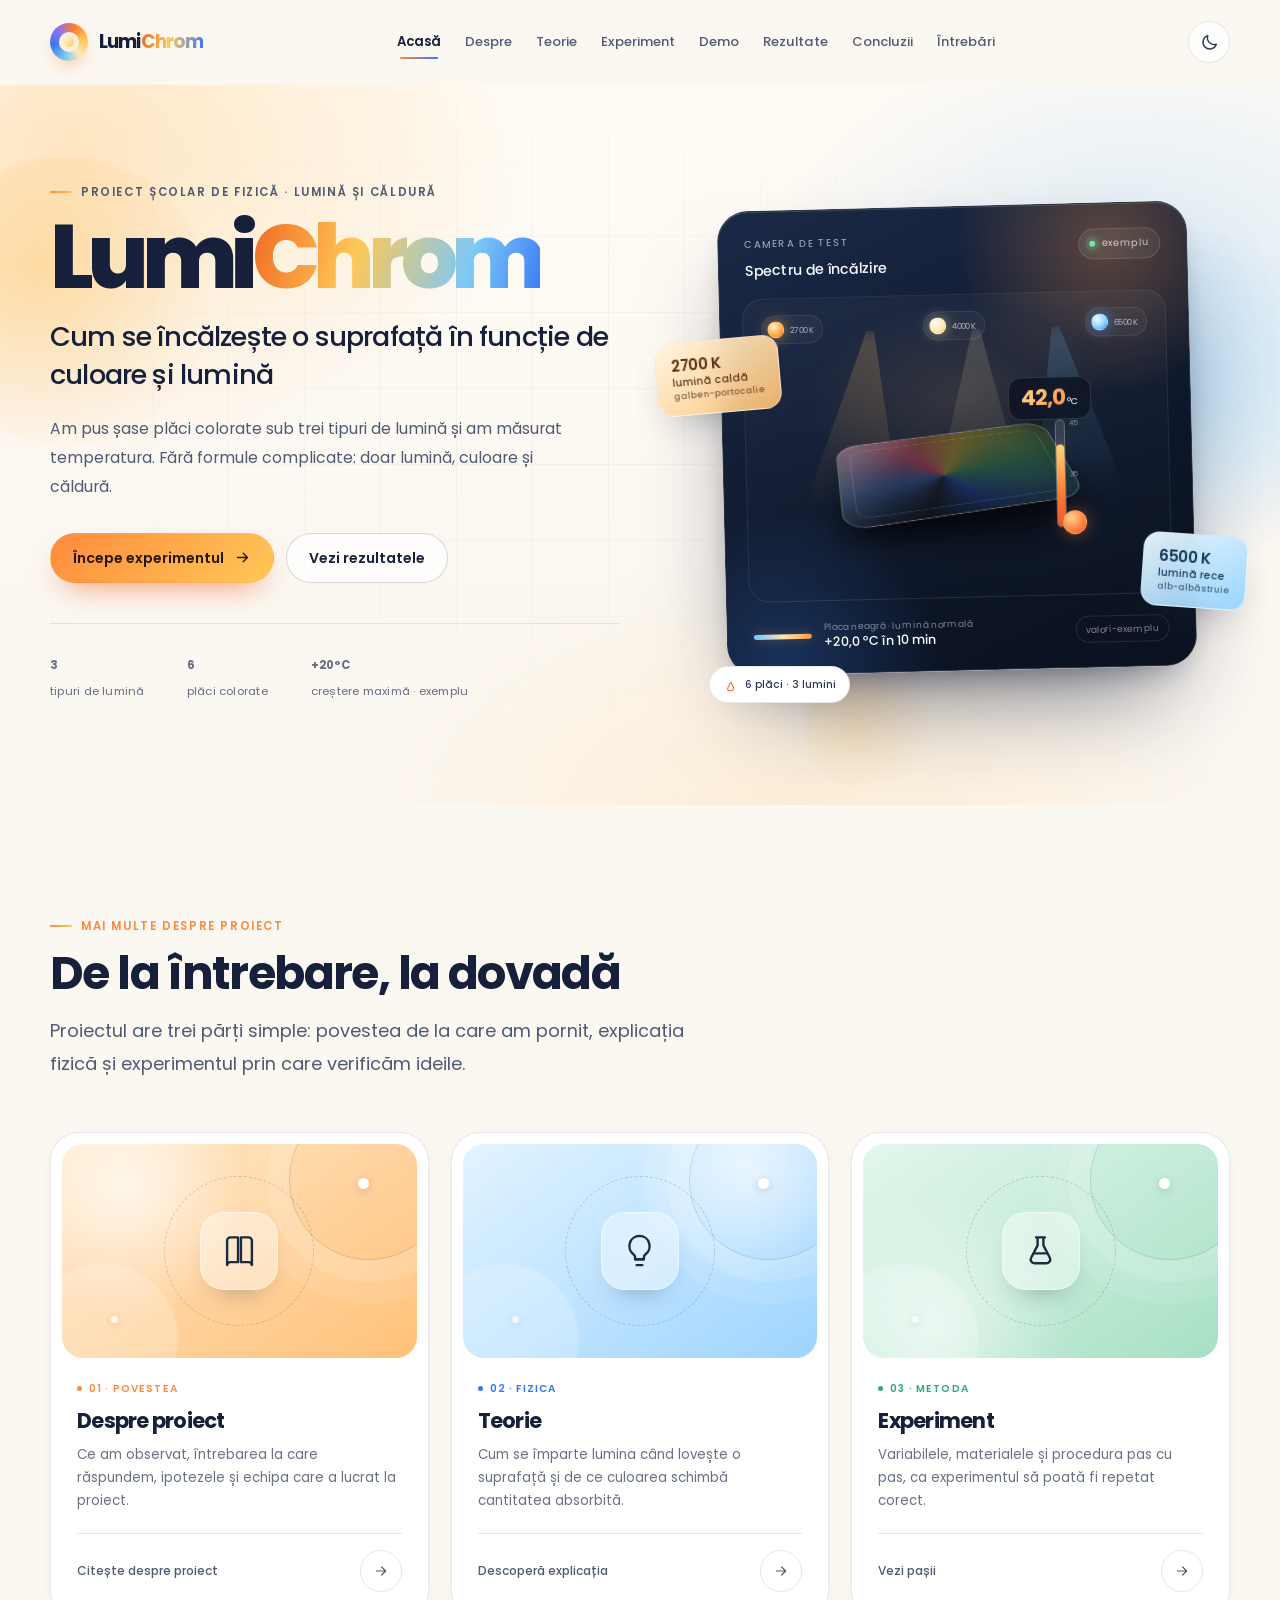
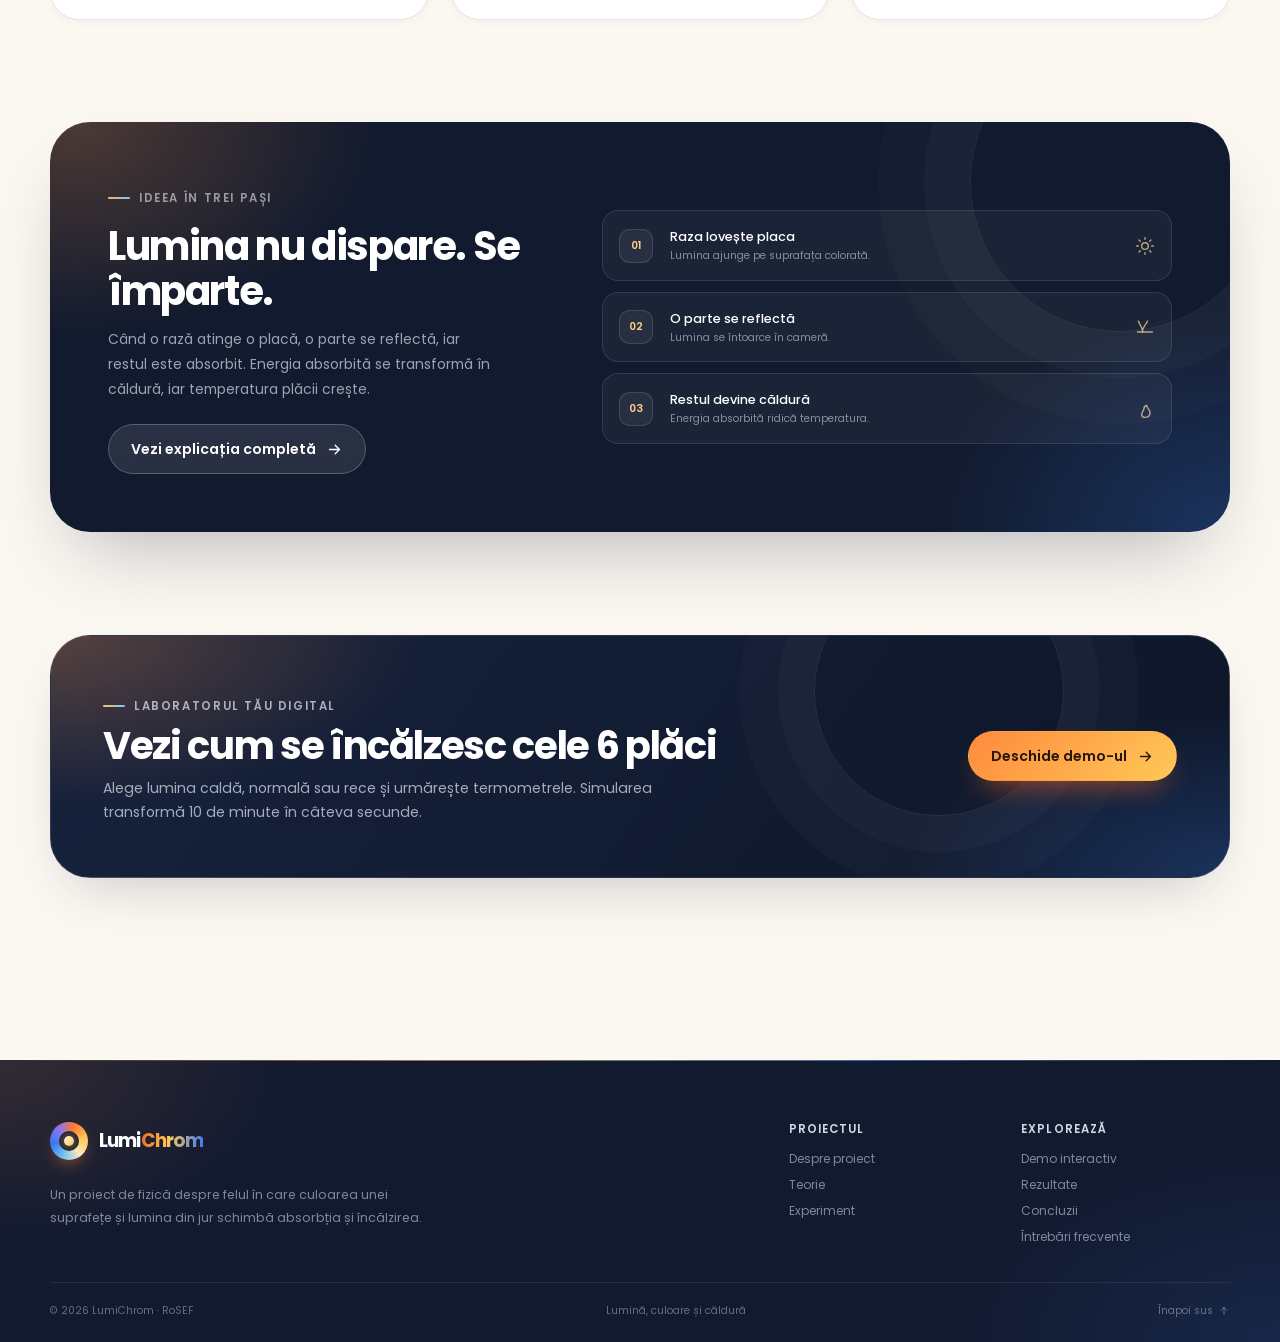
<file: index.html>
<!DOCTYPE html>
<html lang="ro">
<head>
  <meta charset="UTF-8">
  <meta name="viewport" content="width=device-width, initial-scale=1">
  <title>LumiChrom — Cum se încălzește o suprafață în funcție de culoare și lumină</title>
  <meta name="description" content="LumiChrom este un proiect școlar de fizică despre absorbția luminii și încălzirea suprafețelor colorate sub lumină caldă, normală și rece.">
  <meta name="theme-color" content="#fbf7f1">
  <link rel="icon" href="assets/img/favicon.svg" type="image/svg+xml">
  <link rel="preconnect" href="https://fonts.googleapis.com">
  <link rel="preconnect" href="https://fonts.gstatic.com" crossorigin>
  <link href="https://fonts.googleapis.com/css2?family=Poppins:wght@400;500;600;700;800&display=swap" rel="stylesheet">
  <link rel="stylesheet" href="assets/css/style.css">
  <script>
    /* Aplicăm tema înainte de afișare, ca să nu apară o „clipire”. */
    (function () {
      document.documentElement.classList.add("js");
      try {
        var saved = localStorage.getItem("lumichrom-theme");
        document.documentElement.dataset.theme = saved === "dark" ? "dark" : "light";
      } catch (error) {
        document.documentElement.dataset.theme = "light";
      }
    })();
  </script>
</head>
<body class="page-home">
  <a class="skip-link" href="#main">Sari la conținut</a>
  <div class="scroll-progress" aria-hidden="true"></div>

  <!-- Meniu comun -->
  <header class="site-header">
    <div class="container nav-shell">
      <a class="brand" href="index.html" aria-label="LumiChrom — pagina principală">
        <span class="brand-mark" aria-hidden="true"></span>
        <span class="brand-text">Lumi<span>Chrom</span></span>
      </a>

      <nav class="main-nav" id="mainNav" aria-label="Meniu principal">
        <a href="index.html" class="is-active" aria-current="page">Acasă</a>
        <a href="despre.html">Despre</a>
        <a href="teorie.html">Teorie</a>
        <a href="experiment.html">Experiment</a>
        <a href="demo.html">Demo</a>
        <a href="rezultate.html">Rezultate</a>
        <a href="concluzii.html">Concluzii</a>
        <a href="intrebari.html">Întrebări</a>
      </nav>

      <div class="nav-actions">
        <button class="icon-button theme-toggle" type="button" aria-label="Comută la modul întunecat" aria-pressed="false">
          <svg class="icon-moon" viewBox="0 0 24 24" fill="none" stroke="currentColor" stroke-width="1.8" stroke-linecap="round" stroke-linejoin="round" aria-hidden="true">
            <path d="M20.6 14.2A8.6 8.6 0 0 1 9.8 3.4 8.6 8.6 0 1 0 20.6 14.2Z"/>
          </svg>
          <svg class="icon-sun" viewBox="0 0 24 24" fill="none" stroke="currentColor" stroke-width="1.8" stroke-linecap="round" stroke-linejoin="round" aria-hidden="true">
            <circle cx="12" cy="12" r="4"/>
            <path d="M12 2v2M12 20v2M4.9 4.9l1.4 1.4M17.7 17.7l1.4 1.4M2 12h2M20 12h2M4.9 19.1l1.4-1.4M17.7 6.3l1.4-1.4"/>
          </svg>
        </button>
        <button class="menu-toggle" type="button" aria-label="Deschide meniul" aria-controls="mainNav" aria-expanded="false">
          <span></span>
        </button>
      </div>
    </div>
  </header>

  <main id="main" class="site-main">
    <!-- Hero -->
    <section class="hero">
      <div class="hero-bg" aria-hidden="true">
        <div class="hero-grid"></div>
        <div class="orb orb--warm" data-parallax="0.05"></div>
        <div class="orb orb--cool" data-parallax="0.03"></div>
        <div class="orb orb--small" data-parallax="0.08"></div>
      </div>

      <div class="container hero-layout">
        <div class="hero-copy">
          <span class="eyebrow" data-reveal>Proiect școlar de fizică · lumină și căldură</span>
          <h1 class="hero-title" data-reveal style="--delay: .06s">Lumi<span>Chrom</span></h1>
          <p class="hero-subtitle" data-reveal style="--delay: .12s">Cum se încălzește o suprafață în funcție de culoare și lumină</p>
          <p class="hero-lead" data-reveal style="--delay: .18s">
            Am pus șase plăci colorate sub trei tipuri de lumină și am măsurat temperatura.
            Fără formule complicate: doar lumină, culoare și căldură.
          </p>

          <div class="hero-actions" data-reveal style="--delay: .24s">
            <a class="btn btn--primary" href="demo.html">
              Începe experimentul
              <svg viewBox="0 0 24 24" fill="none" stroke="currentColor" stroke-width="1.9" stroke-linecap="round" stroke-linejoin="round" aria-hidden="true">
                <path d="M5 12h14M13 6l6 6-6 6"/>
              </svg>
            </a>
            <a class="btn btn--ghost" href="rezultate.html">Vezi rezultatele</a>
          </div>

          <div class="hero-facts" data-reveal style="--delay: .3s">
            <div class="hero-fact">
              <strong><span data-count="3" data-duration="1000">0</span></strong>
              <span>tipuri de lumină</span>
            </div>
            <div class="hero-fact">
              <strong><span data-count="6" data-duration="1200">0</span></strong>
              <span>plăci colorate</span>
            </div>
            <div class="hero-fact">
              <strong><span data-count="20" data-prefix="+" data-suffix="°C" data-duration="1400">+0°C</span></strong>
              <span>creștere maximă · exemplu</span>
            </div>
          </div>
        </div>

        <!-- Ilustrație de laborator realizată în HTML/CSS -->
        <div class="hero-visual" data-reveal style="--delay: .18s">
          <div class="hero-visual-glow" aria-hidden="true"></div>

          <div class="lab-card">
            <div class="lab-head">
              <div>
                <span class="lab-kicker">Camera de test</span>
                <strong>Spectru de încălzire</strong>
              </div>
              <span class="live-pill"><i aria-hidden="true"></i>exemplu</span>
            </div>

            <div class="lab-stage" aria-hidden="true">
              <div class="lamp-row">
                <span class="lamp-unit"><i class="lamp-dot lamp-dot--warm"></i><span>2700 K</span></span>
                <span class="lamp-unit"><i class="lamp-dot lamp-dot--normal"></i><span>4000 K</span></span>
                <span class="lamp-unit"><i class="lamp-dot lamp-dot--cool"></i><span>6500 K</span></span>
              </div>

              <div class="lab-beams">
                <span class="beam beam--warm"></span>
                <span class="beam beam--normal"></span>
                <span class="beam beam--cool"></span>
              </div>

              <div class="plate-wrap">
                <div class="plate-shadow"></div>
                <div class="plate-3d"></div>
                <div class="temp-chip"><span>42,0</span>°C</div>

                <div class="lab-thermo">
                  <div class="lab-thermo-track"><i></i></div>
                  <div class="lab-thermo-bulb"></div>
                  <div class="lab-thermo-labels"><span>45</span><span>35</span><span>25</span></div>
                </div>
              </div>
            </div>

            <div class="lab-foot">
              <div class="lab-foot-main">
                <span class="mini-scale" aria-hidden="true"></span>
                <div>
                  <span>Placa neagră · lumină normală</span>
                  <strong>+20,0 °C în 10 min</strong>
                </div>
              </div>
              <span class="lab-foot-note">valori-exemplu</span>
            </div>
          </div>

          <div class="float-card float-card--warm" aria-hidden="true">
            <strong>2700 K</strong>
            lumină caldă
            <small>galben-portocalie</small>
          </div>
          <div class="float-card float-card--cool" aria-hidden="true">
            <strong>6500 K</strong>
            lumină rece
            <small>alb-albăstruie</small>
          </div>
          <div class="float-chip" aria-hidden="true">
            <svg viewBox="0 0 24 24" fill="none" stroke="currentColor" stroke-width="1.8" stroke-linecap="round" stroke-linejoin="round">
              <path d="M12 22c4 0 6-2.5 6-5.5 0-2.3-1.3-3.8-2.4-5.2-.9-1.1-1.6-2.2-1.6-3.8-2 .7-3.4 2.4-3.4 4.5 0 1-.4 1.7-1 2.5C8.6 15.8 8 17 8 18.5 8 20.7 9.8 22 12 22Z"/>
            </svg>
            6 plăci · 3 lumini
          </div>
        </div>
      </div>
    </section>

    <!-- Previzualizarea celor trei secțiuni principale -->
    <section class="section" aria-labelledby="preview-title">
      <div class="container">
        <div class="section-head" data-reveal>
          <span class="section-kicker">Mai multe despre proiect</span>
          <h2 id="preview-title">De la întrebare, la dovadă</h2>
          <p class="lead">Proiectul are trei părți simple: povestea de la care am pornit, explicația fizică și experimentul prin care verificăm ideile.</p>
        </div>

        <div class="preview-grid">
          <a class="preview-card preview-card--story" href="despre.html" data-reveal style="--delay: .04s">
            <div class="preview-visual" aria-hidden="true">
              <span class="preview-orbit"></span>
              <span class="preview-dot preview-dot--one"></span>
              <span class="preview-dot preview-dot--two"></span>
              <span class="preview-icon">
                <svg viewBox="0 0 24 24" fill="none" stroke="currentColor" stroke-width="1.65" stroke-linecap="round" stroke-linejoin="round">
                  <path d="M3.5 5.3A2.3 2.3 0 0 1 5.8 3H11v17H5.8a2.3 2.3 0 0 0-2.3 2V5.3Z"/>
                  <path d="M20.5 5.3A2.3 2.3 0 0 0 18.2 3H13v17h5.2a2.3 2.3 0 0 1 2.3 2V5.3Z"/>
                </svg>
              </span>
            </div>
            <div class="preview-body">
              <span class="preview-label">01 · Povestea</span>
              <h3>Despre proiect</h3>
              <p>Ce am observat, întrebarea la care răspundem, ipotezele și echipa care a lucrat la proiect.</p>
              <div class="preview-footer">
                <span>Citește despre proiect</span>
                <span class="arrow-circle" aria-hidden="true">
                  <svg viewBox="0 0 24 24" fill="none" stroke="currentColor" stroke-width="1.8" stroke-linecap="round" stroke-linejoin="round">
                    <path d="M5 12h14M13 6l6 6-6 6"/>
                  </svg>
                </span>
              </div>
            </div>
          </a>

          <a class="preview-card preview-card--theory" href="teorie.html" data-reveal style="--delay: .12s">
            <div class="preview-visual" aria-hidden="true">
              <span class="preview-orbit"></span>
              <span class="preview-dot preview-dot--one"></span>
              <span class="preview-dot preview-dot--two"></span>
              <span class="preview-icon">
                <svg viewBox="0 0 24 24" fill="none" stroke="currentColor" stroke-width="1.65" stroke-linecap="round" stroke-linejoin="round">
                  <path d="M9 18h6M10 22h4"/>
                  <path d="M12 2a7 7 0 0 0-4 12.7c.6.5 1 1.3 1 2.1V18h6v-1.2c0-.8.4-1.6 1-2.1A7 7 0 0 0 12 2Z"/>
                </svg>
              </span>
            </div>
            <div class="preview-body">
              <span class="preview-label">02 · Fizica</span>
              <h3>Teorie</h3>
              <p>Cum se împarte lumina când lovește o suprafață și de ce culoarea schimbă cantitatea absorbită.</p>
              <div class="preview-footer">
                <span>Descoperă explicația</span>
                <span class="arrow-circle" aria-hidden="true">
                  <svg viewBox="0 0 24 24" fill="none" stroke="currentColor" stroke-width="1.8" stroke-linecap="round" stroke-linejoin="round">
                    <path d="M5 12h14M13 6l6 6-6 6"/>
                  </svg>
                </span>
              </div>
            </div>
          </a>

          <a class="preview-card preview-card--lab" href="experiment.html" data-reveal style="--delay: .2s">
            <div class="preview-visual" aria-hidden="true">
              <span class="preview-orbit"></span>
              <span class="preview-dot preview-dot--one"></span>
              <span class="preview-dot preview-dot--two"></span>
              <span class="preview-icon">
                <svg viewBox="0 0 24 24" fill="none" stroke="currentColor" stroke-width="1.65" stroke-linecap="round" stroke-linejoin="round">
                  <path d="M9 3h6M10 3v5.5L5.6 17a2.5 2.5 0 0 0 2.2 3.7h8.4a2.5 2.5 0 0 0 2.2-3.7L14 8.5V3"/>
                  <path d="M7.6 14h8.8"/>
                </svg>
              </span>
            </div>
            <div class="preview-body">
              <span class="preview-label">03 · Metoda</span>
              <h3>Experiment</h3>
              <p>Variabilele, materialele și procedura pas cu pas, ca experimentul să poată fi repetat corect.</p>
              <div class="preview-footer">
                <span>Vezi pașii</span>
                <span class="arrow-circle" aria-hidden="true">
                  <svg viewBox="0 0 24 24" fill="none" stroke="currentColor" stroke-width="1.8" stroke-linecap="round" stroke-linejoin="round">
                    <path d="M5 12h14M13 6l6 6-6 6"/>
                  </svg>
                </span>
              </div>
            </div>
          </a>
        </div>
      </div>
    </section>

    <!-- Ideea fizică, pe scurt -->
    <section class="section section--flush-top" aria-labelledby="process-title">
      <div class="container">
        <div class="process-panel" data-reveal>
          <div class="process-copy">
            <span class="eyebrow">Ideea în trei pași</span>
            <h2 id="process-title">Lumina nu dispare. Se împarte.</h2>
            <p>Când o rază atinge o placă, o parte se reflectă, iar restul este absorbit. Energia absorbită se transformă în căldură, iar temperatura plăcii crește.</p>
            <a class="btn btn--light" href="teorie.html">
              Vezi explicația completă
              <svg viewBox="0 0 24 24" fill="none" stroke="currentColor" stroke-width="1.9" stroke-linecap="round" stroke-linejoin="round" aria-hidden="true">
                <path d="M5 12h14M13 6l6 6-6 6"/>
              </svg>
            </a>
          </div>

          <ol class="process-steps">
            <li class="process-step">
              <span class="process-step-num">01</span>
              <div>
                <strong>Raza lovește placa</strong>
                <small>Lumina ajunge pe suprafața colorată.</small>
              </div>
              <span class="process-step-icon" aria-hidden="true">
                <svg viewBox="0 0 24 24" fill="none" stroke="currentColor" stroke-width="1.7" stroke-linecap="round" stroke-linejoin="round">
                  <circle cx="12" cy="12" r="4"/>
                  <path d="M12 2v2M12 20v2M4.9 4.9l1.4 1.4M17.7 17.7l1.4 1.4M2 12h2M20 12h2M4.9 19.1l1.4-1.4M17.7 6.3l1.4-1.4"/>
                </svg>
              </span>
            </li>
            <li class="process-step">
              <span class="process-step-num">02</span>
              <div>
                <strong>O parte se reflectă</strong>
                <small>Lumina se întoarce în cameră.</small>
              </div>
              <span class="process-step-icon" aria-hidden="true">
                <svg viewBox="0 0 24 24" fill="none" stroke="currentColor" stroke-width="1.7" stroke-linecap="round" stroke-linejoin="round">
                  <path d="M4 5 9 15 15 5"/>
                  <path d="M3 18h18"/>
                  <path d="M9 15v3"/>
                </svg>
              </span>
            </li>
            <li class="process-step">
              <span class="process-step-num">03</span>
              <div>
                <strong>Restul devine căldură</strong>
                <small>Energia absorbită ridică temperatura.</small>
              </div>
              <span class="process-step-icon" aria-hidden="true">
                <svg viewBox="0 0 24 24" fill="none" stroke="currentColor" stroke-width="1.7" stroke-linecap="round" stroke-linejoin="round">
                  <path d="M12 22c4 0 6-2.5 6-5.5 0-2.3-1.3-3.8-2.4-5.2-.9-1.1-1.6-2.2-1.6-3.8-2 .7-3.4 2.4-3.4 4.5 0 1-.4 1.7-1 2.5C8.6 15.8 8 17 8 18.5 8 20.7 9.8 22 12 22Z"/>
                </svg>
              </span>
            </li>
          </ol>
        </div>
      </div>
    </section>

    <!-- Invitație la demo -->
    <section class="section section--flush-top">
      <div class="container">
        <div class="cta-panel" data-reveal>
          <div>
            <span class="eyebrow">Laboratorul tău digital</span>
            <h2>Vezi cum se încălzesc cele 6 plăci</h2>
            <p>Alege lumina caldă, normală sau rece și urmărește termometrele. Simularea transformă 10 de minute în câteva secunde.</p>
          </div>
          <a class="btn btn--primary" href="demo.html">
            Deschide demo-ul
            <svg viewBox="0 0 24 24" fill="none" stroke="currentColor" stroke-width="1.9" stroke-linecap="round" stroke-linejoin="round" aria-hidden="true">
              <path d="M5 12h14M13 6l6 6-6 6"/>
            </svg>
          </a>
        </div>
      </div>
    </section>
  </main>

  <!-- Footer comun -->
  <footer class="site-footer">
    <div class="container">
      <div class="footer-top">
        <div class="footer-brand">
          <a class="brand" href="index.html" aria-label="LumiChrom — pagina principală">
            <span class="brand-mark" aria-hidden="true"></span>
            <span class="brand-text">Lumi<span>Chrom</span></span>
          </a>
          <p>Un proiect de fizică despre felul în care culoarea unei suprafețe și lumina din jur schimbă absorbția și încălzirea.</p>
        </div>

        <div class="footer-links">
          <div class="footer-col">
            <h3>Proiectul</h3>
            <nav aria-label="Linkuri despre proiect">
              <a href="despre.html">Despre proiect</a>
              <a href="teorie.html">Teorie</a>
              <a href="experiment.html">Experiment</a>
            </nav>
          </div>
          <div class="footer-col">
            <h3>Explorează</h3>
            <nav aria-label="Linkuri către rezultate și întrebări">
              <a href="demo.html">Demo interactiv</a>
              <a href="rezultate.html">Rezultate</a>
              <a href="concluzii.html">Concluzii</a>
              <a href="intrebari.html">Întrebări frecvente</a>
            </nav>
          </div>
        </div>
      </div>

      <div class="footer-bottom">
        <span>© <span data-year>2026</span> LumiChrom · RoSEF</span>
        <span>Lumină, culoare și căldură</span>
        <a href="#main">
          Înapoi sus
          <svg viewBox="0 0 24 24" fill="none" stroke="currentColor" stroke-width="1.9" stroke-linecap="round" stroke-linejoin="round" aria-hidden="true">
            <path d="M12 19V5M6 11l6-6 6 6"/>
          </svg>
        </a>
      </div>
    </div>
  </footer>

  <script src="assets/js/main.js" defer></script>
</body>
</html>
</file>
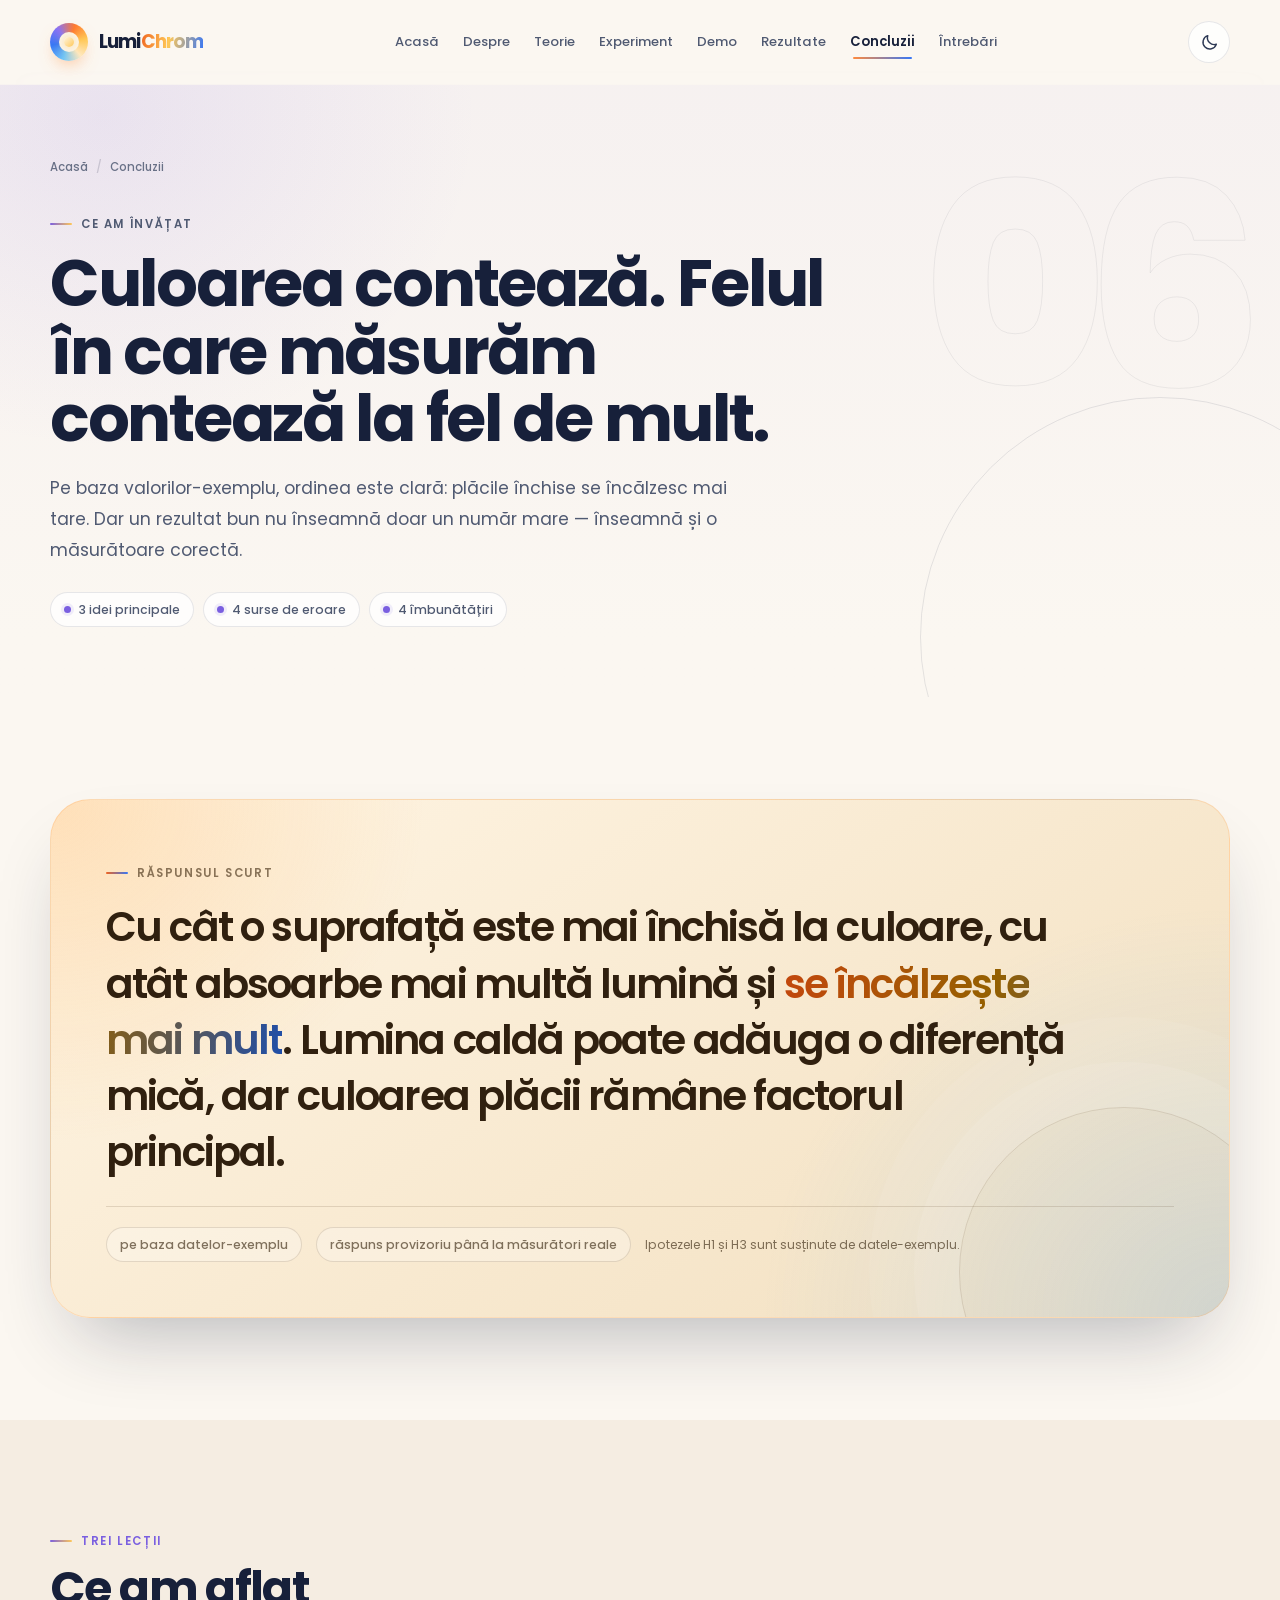
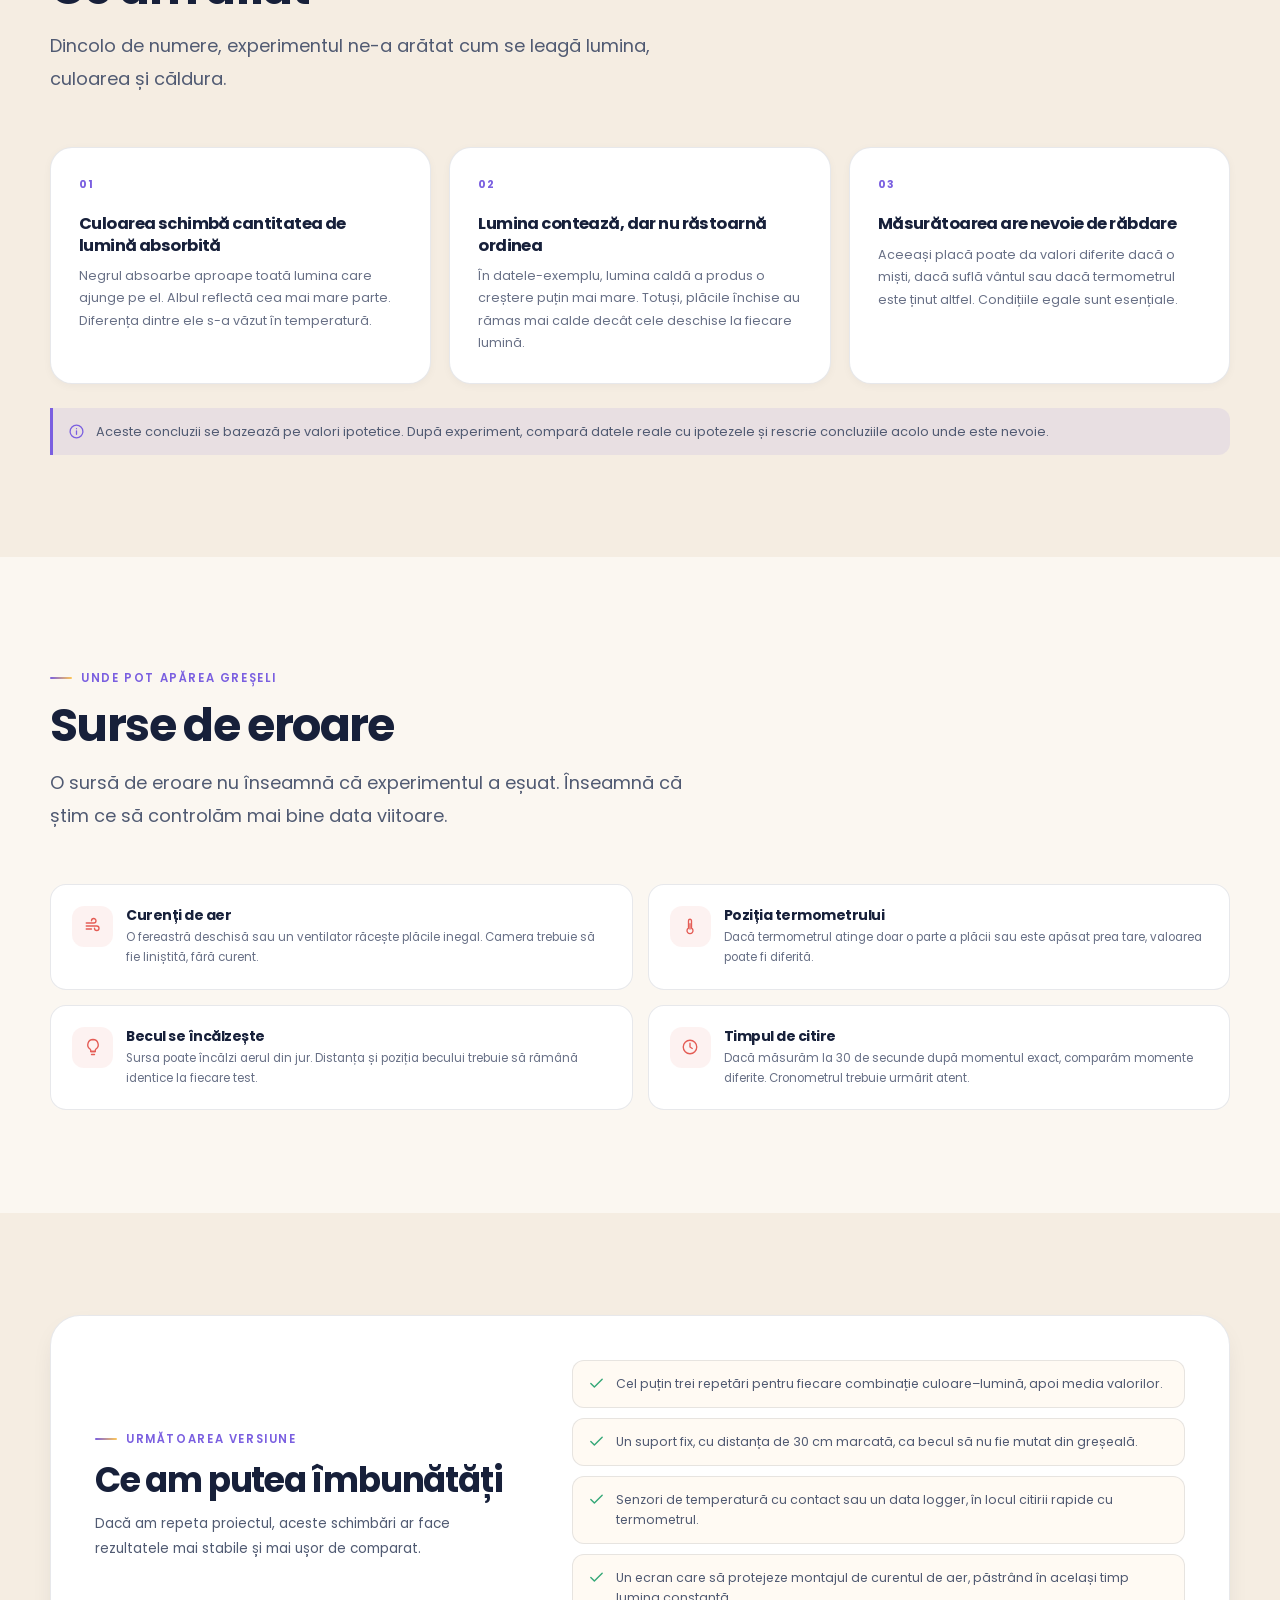
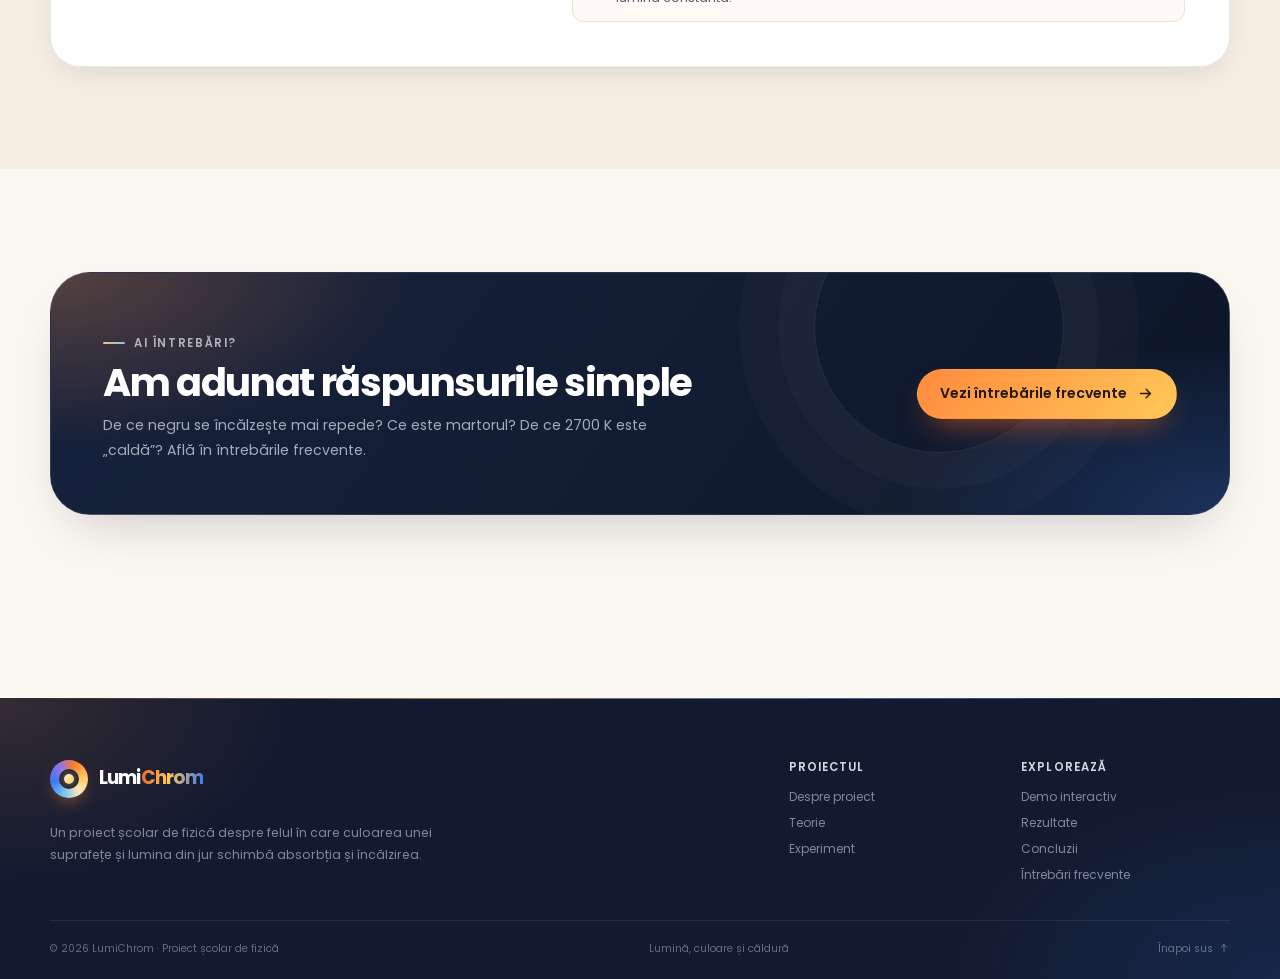
<file: concluzii.html>
<!DOCTYPE html>
<html lang="ro">
<head>
  <meta charset="UTF-8">
  <meta name="viewport" content="width=device-width, initial-scale=1">
  <title>Concluzii · LumiChrom</title>
  <meta name="description" content="Ce am învățat din proiectul LumiChrom, sursele de eroare ale experimentului și ideile de îmbunătățire.">
  <meta name="theme-color" content="#fbf7f1">
  <link rel="icon" href="assets/img/favicon.svg" type="image/svg+xml">
  <link rel="preconnect" href="https://fonts.googleapis.com">
  <link rel="preconnect" href="https://fonts.gstatic.com" crossorigin>
  <link href="https://fonts.googleapis.com/css2?family=Poppins:wght@400;500;600;700;800&display=swap" rel="stylesheet">
  <link rel="stylesheet" href="assets/css/style.css">
  <script>
    (function () {
      document.documentElement.classList.add("js");
      try {
        var saved = localStorage.getItem("lumichrom-theme");
        document.documentElement.dataset.theme = saved === "dark" ? "dark" : "light";
      } catch (error) {
        document.documentElement.dataset.theme = "light";
      }
    })();
  </script>
</head>
<body class="page-concluzii">
  <a class="skip-link" href="#main">Sari la conținut</a>
  <div class="scroll-progress" aria-hidden="true"></div>

  <header class="site-header">
    <div class="container nav-shell">
      <a class="brand" href="index.html" aria-label="LumiChrom — pagina principală">
        <span class="brand-mark" aria-hidden="true"></span>
        <span class="brand-text">Lumi<span>Chrom</span></span>
      </a>
      <nav class="main-nav" id="mainNav" aria-label="Meniu principal">
        <a href="index.html">Acasă</a>
        <a href="despre.html">Despre</a>
        <a href="teorie.html">Teorie</a>
        <a href="experiment.html">Experiment</a>
        <a href="demo.html">Demo</a>
        <a href="rezultate.html">Rezultate</a>
        <a href="concluzii.html" class="is-active" aria-current="page">Concluzii</a>
        <a href="intrebari.html">Întrebări</a>
      </nav>
      <div class="nav-actions">
        <button class="icon-button theme-toggle" type="button" aria-label="Comută la modul întunecat" aria-pressed="false">
          <svg class="icon-moon" viewBox="0 0 24 24" fill="none" stroke="currentColor" stroke-width="1.8" stroke-linecap="round" stroke-linejoin="round" aria-hidden="true">
            <path d="M20.6 14.2A8.6 8.6 0 0 1 9.8 3.4 8.6 8.6 0 1 0 20.6 14.2Z"/>
          </svg>
          <svg class="icon-sun" viewBox="0 0 24 24" fill="none" stroke="currentColor" stroke-width="1.8" stroke-linecap="round" stroke-linejoin="round" aria-hidden="true">
            <circle cx="12" cy="12" r="4"/>
            <path d="M12 2v2M12 20v2M4.9 4.9l1.4 1.4M17.7 17.7l1.4 1.4M2 12h2M20 12h2M4.9 19.1l1.4-1.4M17.7 6.3l1.4-1.4"/>
          </svg>
        </button>
        <button class="menu-toggle" type="button" aria-label="Deschide meniul" aria-controls="mainNav" aria-expanded="false">
          <span></span>
        </button>
      </div>
    </div>
  </header>

  <main id="main" class="site-main">
    <section class="page-hero">
      <span class="chapter-mark" aria-hidden="true">06</span>
      <div class="container">
        <nav class="breadcrumb" aria-label="Firimituri">
          <a href="index.html">Acasă</a>
          <span aria-hidden="true">/</span>
          <span aria-current="page">Concluzii</span>
        </nav>
        <div class="page-hero-inner">
          <span class="eyebrow" data-reveal>Ce am învățat</span>
          <h1 data-reveal style="--delay: .05s">Culoarea contează. Felul în care măsurăm contează la fel de mult.</h1>
          <p class="page-hero-lead" data-reveal style="--delay: .1s">
            Pe baza valorilor-exemplu, ordinea este clară: plăcile închise se încălzesc mai tare.
            Dar un rezultat bun nu înseamnă doar un număr mare — înseamnă și o măsurătoare corectă.
          </p>
          <div class="page-hero-meta" data-reveal style="--delay: .15s">
            <span class="chip"><span class="chip-dot"></span>3 idei principale</span>
            <span class="chip"><span class="chip-dot"></span>4 surse de eroare</span>
            <span class="chip"><span class="chip-dot"></span>4 îmbunătățiri</span>
          </div>
        </div>
      </div>
    </section>

    <section class="section" aria-labelledby="answer-title">
      <div class="container">
        <div class="answer-panel" data-reveal>
          <span class="eyebrow">Răspunsul scurt</span>
          <h2 id="answer-title" class="sr-only">Răspunsul scurt al proiectului</h2>
          <blockquote>
            Cu cât o suprafață este mai închisă la culoare, cu atât absoarbe mai multă lumină și
            <em>se încălzește mai mult</em>. Lumina caldă poate adăuga o diferență mică, dar culoarea plăcii rămâne factorul principal.
          </blockquote>
          <div class="answer-foot">
            <span class="chip">pe baza datelor-exemplu</span>
            <span class="chip">răspuns provizoriu până la măsurători reale</span>
            <span>Ipotezele H1 și H3 sunt susținute de datele-exemplu.</span>
          </div>
        </div>
      </div>
    </section>

    <section class="section section--soft" aria-labelledby="findings-title">
      <div class="container">
        <div class="section-head" data-reveal>
          <span class="section-kicker">Trei lecții</span>
          <h2 id="findings-title">Ce am aflat</h2>
          <p class="lead">Dincolo de numere, experimentul ne-a arătat cum se leagă lumina, culoarea și căldura.</p>
        </div>

        <div class="findings-grid">
          <article class="finding-card" data-reveal style="--delay: .04s">
            <span class="finding-card__num">01</span>
            <h3>Culoarea schimbă cantitatea de lumină absorbită</h3>
            <p>Negrul absoarbe aproape toată lumina care ajunge pe el. Albul reflectă cea mai mare parte. Diferența dintre ele s-a văzut în temperatură.</p>
            <span class="finding-card__line" aria-hidden="true"></span>
          </article>

          <article class="finding-card" data-reveal style="--delay: .1s">
            <span class="finding-card__num">02</span>
            <h3>Lumina contează, dar nu răstoarnă ordinea</h3>
            <p>În datele-exemplu, lumina caldă a produs o creștere puțin mai mare. Totuși, plăcile închise au rămas mai calde decât cele deschise la fiecare lumină.</p>
            <span class="finding-card__line" aria-hidden="true"></span>
          </article>

          <article class="finding-card" data-reveal style="--delay: .16s">
            <span class="finding-card__num">03</span>
            <h3>Măsurătoarea are nevoie de răbdare</h3>
            <p>Aceeași placă poate da valori diferite dacă o miști, dacă suflă vântul sau dacă termometrul este ținut altfel. Condițiile egale sunt esențiale.</p>
            <span class="finding-card__line" aria-hidden="true"></span>
          </article>
        </div>

        <div class="simple-note" data-reveal style="margin-top:24px;">
          <svg viewBox="0 0 24 24" fill="none" stroke="currentColor" stroke-width="1.8" stroke-linecap="round" stroke-linejoin="round" aria-hidden="true">
            <circle cx="12" cy="12" r="9"/>
            <path d="M12 11v5M12 8h.01"/>
          </svg>
          <span>Aceste concluzii se bazează pe valori ipotetice. După experiment, compară datele reale cu ipotezele și rescrie concluziile acolo unde este nevoie.</span>
        </div>
      </div>
    </section>

    <section class="section" aria-labelledby="errors-title">
      <div class="container">
        <div class="section-head" data-reveal>
          <span class="section-kicker">Unde pot apărea greșeli</span>
          <h2 id="errors-title">Surse de eroare</h2>
          <p class="lead">O sursă de eroare nu înseamnă că experimentul a eșuat. Înseamnă că știm ce să controlăm mai bine data viitoare.</p>
        </div>

        <div class="errors-grid">
          <article class="error-card" data-reveal style="--delay: .03s">
            <span class="icon-badge" aria-hidden="true">
              <svg viewBox="0 0 24 24" fill="none" stroke="currentColor" stroke-width="1.8" stroke-linecap="round" stroke-linejoin="round">
                <path d="M3 8h10a3 3 0 1 0-3-3M3 12h14a3 3 0 1 1-3 3M3 16h7"/>
              </svg>
            </span>
            <div>
              <h3>Curenți de aer</h3>
              <p>O fereastră deschisă sau un ventilator răcește plăcile inegal. Camera trebuie să fie liniștită, fără curent.</p>
            </div>
          </article>

          <article class="error-card" data-reveal style="--delay: .08s">
            <span class="icon-badge" aria-hidden="true">
              <svg viewBox="0 0 24 24" fill="none" stroke="currentColor" stroke-width="1.8" stroke-linecap="round" stroke-linejoin="round">
                <path d="M14 14.8V5a2 2 0 0 0-4 0v9.8a4 4 0 1 0 4 0Z"/>
                <path d="M12 9v7"/>
              </svg>
            </span>
            <div>
              <h3>Poziția termometrului</h3>
              <p>Dacă termometrul atinge doar o parte a plăcii sau este apăsat prea tare, valoarea poate fi diferită.</p>
            </div>
          </article>

          <article class="error-card" data-reveal style="--delay: .13s">
            <span class="icon-badge" aria-hidden="true">
              <svg viewBox="0 0 24 24" fill="none" stroke="currentColor" stroke-width="1.8" stroke-linecap="round" stroke-linejoin="round">
                <path d="M9 18h6M10 22h4"/>
                <path d="M12 2a7 7 0 0 0-4 12.7c.6.5 1 1.3 1 2.1V18h6v-1.2c0-.8.4-1.6 1-2.1A7 7 0 0 0 12 2Z"/>
              </svg>
            </span>
            <div>
              <h3>Becul se încălzește</h3>
              <p>Sursa poate încălzi aerul din jur. Distanța și poziția becului trebuie să rămână identice la fiecare test.</p>
            </div>
          </article>

          <article class="error-card" data-reveal style="--delay: .18s">
            <span class="icon-badge" aria-hidden="true">
              <svg viewBox="0 0 24 24" fill="none" stroke="currentColor" stroke-width="1.8" stroke-linecap="round" stroke-linejoin="round">
                <circle cx="12" cy="12" r="9"/>
                <path d="M12 7v5l3 2"/>
              </svg>
            </span>
            <div>
              <h3>Timpul de citire</h3>
              <p>Dacă măsurăm la 30 de secunde după momentul exact, comparăm momente diferite. Cronometrul trebuie urmărit atent.</p>
            </div>
          </article>
        </div>
      </div>
    </section>

    <section class="section section--soft" aria-labelledby="improve-title">
      <div class="container">
        <div class="improve-panel surface-card" data-reveal>
          <div>
            <span class="section-kicker">Următoarea versiune</span>
            <h2 id="improve-title">Ce am putea îmbunătăți</h2>
            <p>Dacă am repeta proiectul, aceste schimbări ar face rezultatele mai stabile și mai ușor de comparat.</p>
          </div>

          <ul class="improve-list">
            <li>
              <svg viewBox="0 0 24 24" fill="none" stroke="currentColor" stroke-width="2" stroke-linecap="round" stroke-linejoin="round" aria-hidden="true"><path d="M20 6 9 17l-5-5"/></svg>
              <span>Cel puțin trei repetări pentru fiecare combinație culoare–lumină, apoi media valorilor.</span>
            </li>
            <li>
              <svg viewBox="0 0 24 24" fill="none" stroke="currentColor" stroke-width="2" stroke-linecap="round" stroke-linejoin="round" aria-hidden="true"><path d="M20 6 9 17l-5-5"/></svg>
              <span>Un suport fix, cu distanța de 30 cm marcată, ca becul să nu fie mutat din greșeală.</span>
            </li>
            <li>
              <svg viewBox="0 0 24 24" fill="none" stroke="currentColor" stroke-width="2" stroke-linecap="round" stroke-linejoin="round" aria-hidden="true"><path d="M20 6 9 17l-5-5"/></svg>
              <span>Senzori de temperatură cu contact sau un data logger, în locul citirii rapide cu termometrul.</span>
            </li>
            <li>
              <svg viewBox="0 0 24 24" fill="none" stroke="currentColor" stroke-width="2" stroke-linecap="round" stroke-linejoin="round" aria-hidden="true"><path d="M20 6 9 17l-5-5"/></svg>
              <span>Un ecran care să protejeze montajul de curentul de aer, păstrând în același timp lumina constantă.</span>
            </li>
          </ul>
        </div>
      </div>
    </section>

    <section class="section">
      <div class="container">
        <div class="cta-panel" data-reveal>
          <div>
            <span class="eyebrow">Ai întrebări?</span>
            <h2>Am adunat răspunsurile simple</h2>
            <p>De ce negru se încălzește mai repede? Ce este martorul? De ce 2700 K este „caldă”? Află în întrebările frecvente.</p>
          </div>
          <a class="btn btn--primary" href="intrebari.html">
            Vezi întrebările frecvente
            <svg viewBox="0 0 24 24" fill="none" stroke="currentColor" stroke-width="1.9" stroke-linecap="round" stroke-linejoin="round" aria-hidden="true">
              <path d="M5 12h14M13 6l6 6-6 6"/>
            </svg>
          </a>
        </div>
      </div>
    </section>
  </main>

  <footer class="site-footer">
    <div class="container">
      <div class="footer-top">
        <div class="footer-brand">
          <a class="brand" href="index.html" aria-label="LumiChrom — pagina principală">
            <span class="brand-mark" aria-hidden="true"></span>
            <span class="brand-text">Lumi<span>Chrom</span></span>
          </a>
          <p>Un proiect școlar de fizică despre felul în care culoarea unei suprafețe și lumina din jur schimbă absorbția și încălzirea.</p>
        </div>
        <div class="footer-links">
          <div class="footer-col">
            <h3>Proiectul</h3>
            <nav aria-label="Linkuri despre proiect">
              <a href="despre.html">Despre proiect</a>
              <a href="teorie.html">Teorie</a>
              <a href="experiment.html">Experiment</a>
            </nav>
          </div>
          <div class="footer-col">
            <h3>Explorează</h3>
            <nav aria-label="Linkuri către rezultate și întrebări">
              <a href="demo.html">Demo interactiv</a>
              <a href="rezultate.html">Rezultate</a>
              <a href="concluzii.html">Concluzii</a>
              <a href="intrebari.html">Întrebări frecvente</a>
            </nav>
          </div>
        </div>
      </div>
      <div class="footer-bottom">
        <span>© <span data-year>2026</span> LumiChrom · Proiect școlar de fizică</span>
        <span>Lumină, culoare și căldură</span>
        <a href="#main">
          Înapoi sus
          <svg viewBox="0 0 24 24" fill="none" stroke="currentColor" stroke-width="1.9" stroke-linecap="round" stroke-linejoin="round" aria-hidden="true">
            <path d="M12 19V5M6 11l6-6 6 6"/>
          </svg>
        </a>
      </div>
    </div>
  </footer>

  <script src="assets/js/main.js" defer></script>
</body>
</html>
</file>
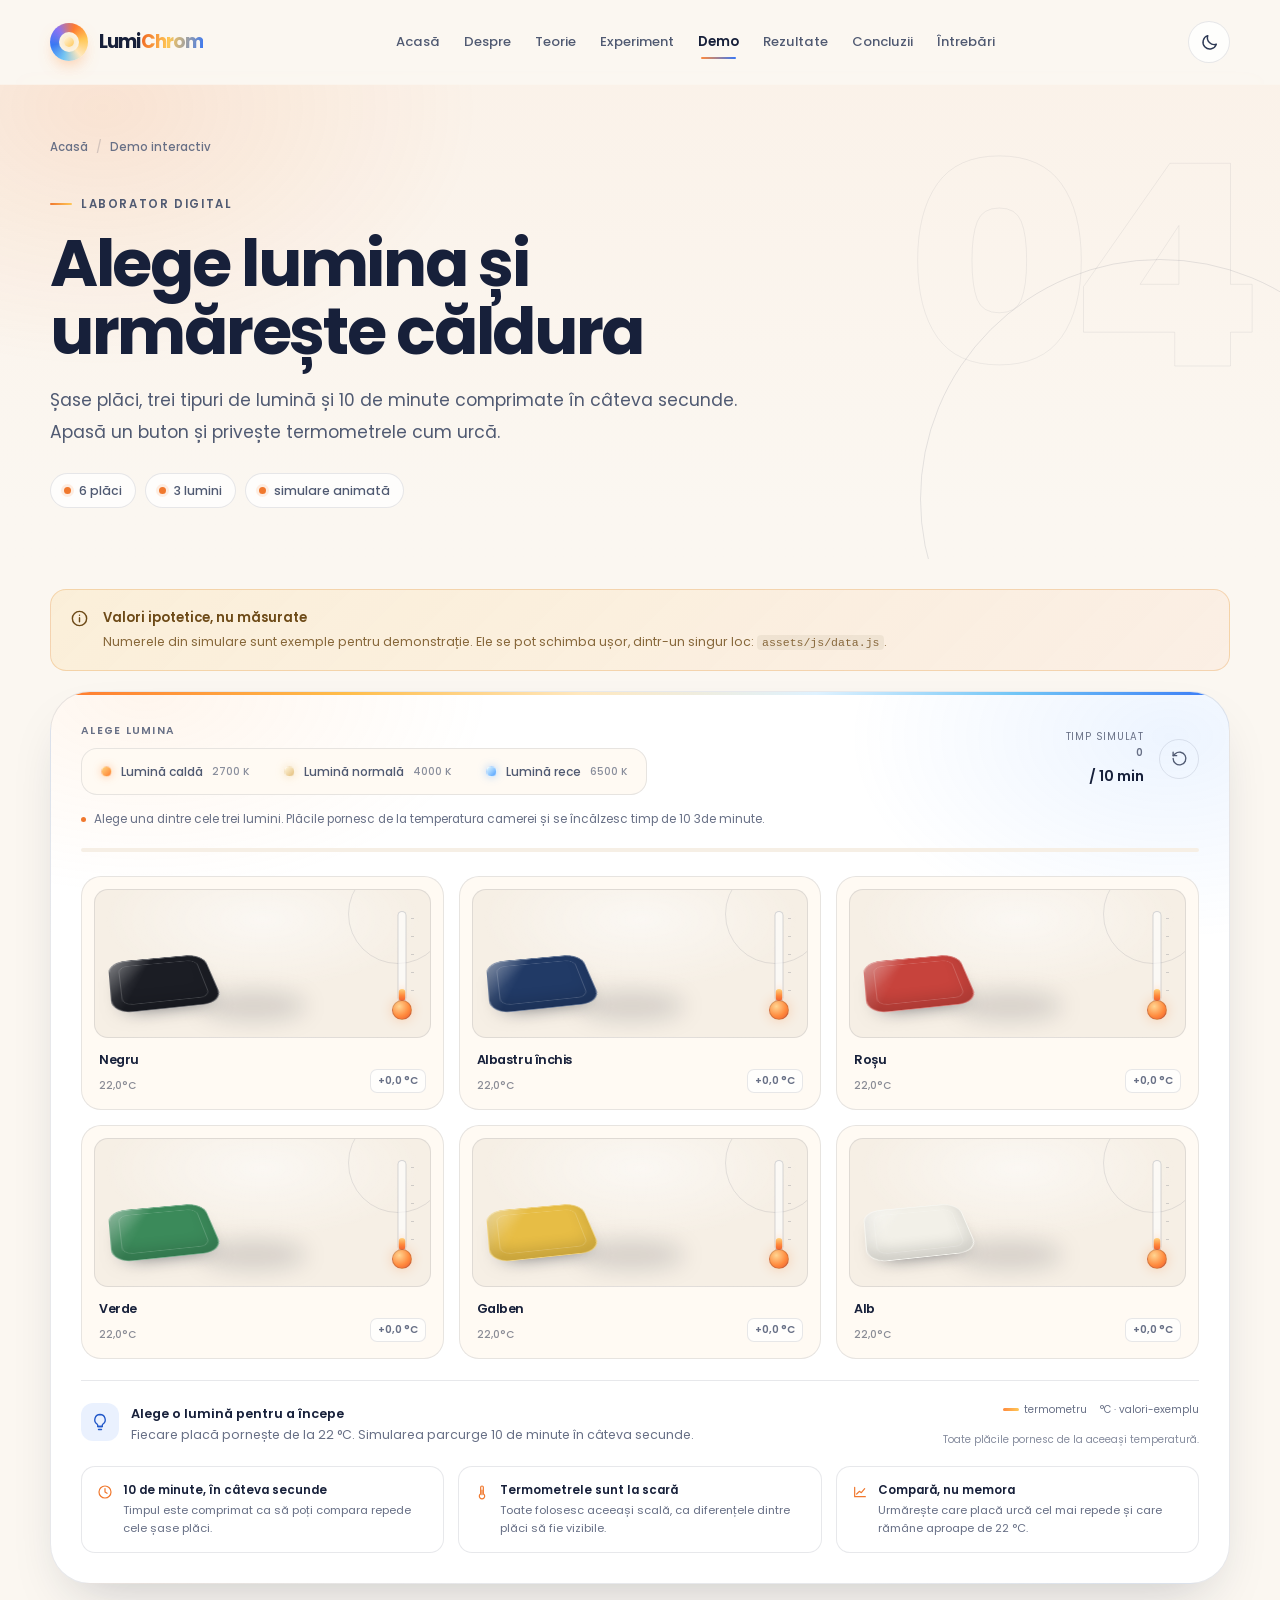
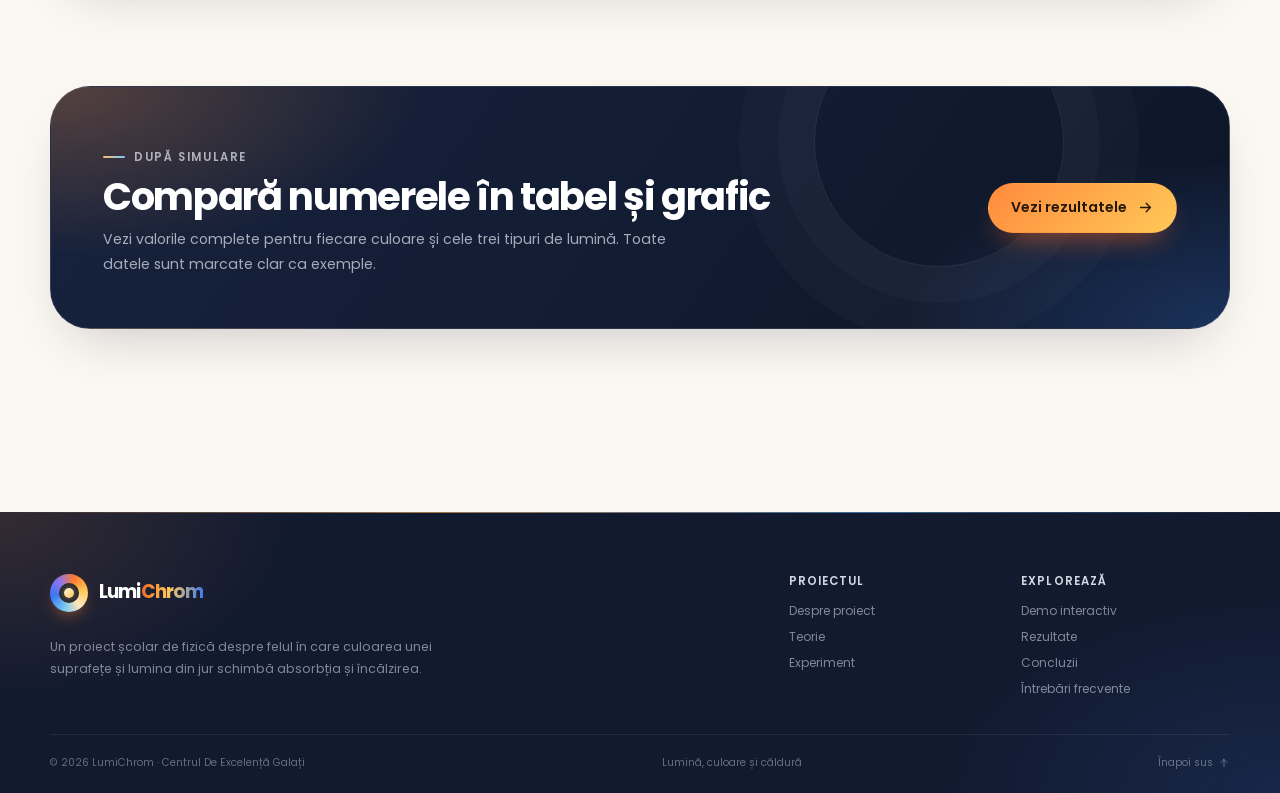
<file: demo.html>
<!DOCTYPE html>
<html lang="ro">
<head>
  <meta charset="UTF-8">
  <meta name="viewport" content="width=device-width, initial-scale=1">
  <title>Demo interactiv · LumiChrom</title>
  <meta name="description" content="Alege lumina caldă, normală sau rece și urmărește cum se încălzesc cele șase plăci colorate.">
  <meta name="theme-color" content="#fbf7f1">
  <link rel="icon" href="assets/img/favicon.svg" type="image/svg+xml">
  <link rel="preconnect" href="https://fonts.googleapis.com">
  <link rel="preconnect" href="https://fonts.gstatic.com" crossorigin>
  <link href="https://fonts.googleapis.com/css2?family=Poppins:wght@400;500;600;700;800&display=swap" rel="stylesheet">
  <link rel="stylesheet" href="assets/css/style.css">
  <script>
    (function () {
      document.documentElement.classList.add("js");
      try {
        var saved = localStorage.getItem("lumichrom-theme");
        document.documentElement.dataset.theme = saved === "dark" ? "dark" : "light";
      } catch (error) {
        document.documentElement.dataset.theme = "light";
      }
    })();
  </script>
</head>
<body class="page-demo">
  <a class="skip-link" href="#main">Sari la conținut</a>
  <div class="scroll-progress" aria-hidden="true"></div>

  <header class="site-header">
    <div class="container nav-shell">
      <a class="brand" href="index.html" aria-label="LumiChrom — pagina principală">
        <span class="brand-mark" aria-hidden="true"></span>
        <span class="brand-text">Lumi<span>Chrom</span></span>
      </a>
      <nav class="main-nav" id="mainNav" aria-label="Meniu principal">
        <a href="index.html">Acasă</a>
        <a href="despre.html">Despre</a>
        <a href="teorie.html">Teorie</a>
        <a href="experiment.html">Experiment</a>
        <a href="demo.html" class="is-active" aria-current="page">Demo</a>
        <a href="rezultate.html">Rezultate</a>
        <a href="concluzii.html">Concluzii</a>
        <a href="intrebari.html">Întrebări</a>
      </nav>
      <div class="nav-actions">
        <button class="icon-button theme-toggle" type="button" aria-label="Comută la modul întunecat" aria-pressed="false">
          <svg class="icon-moon" viewBox="0 0 24 24" fill="none" stroke="currentColor" stroke-width="1.8" stroke-linecap="round" stroke-linejoin="round" aria-hidden="true">
            <path d="M20.6 14.2A8.6 8.6 0 0 1 9.8 3.4 8.6 8.6 0 1 0 20.6 14.2Z"/>
          </svg>
          <svg class="icon-sun" viewBox="0 0 24 24" fill="none" stroke="currentColor" stroke-width="1.8" stroke-linecap="round" stroke-linejoin="round" aria-hidden="true">
            <circle cx="12" cy="12" r="4"/>
            <path d="M12 2v2M12 20v2M4.9 4.9l1.4 1.4M17.7 17.7l1.4 1.4M2 12h2M20 12h2M4.9 19.1l1.4-1.4M17.7 6.3l1.4-1.4"/>
          </svg>
        </button>
        <button class="menu-toggle" type="button" aria-label="Deschide meniul" aria-controls="mainNav" aria-expanded="false">
          <span></span>
        </button>
      </div>
    </div>
  </header>

  <main id="main" class="site-main">
    <section class="page-hero page-hero--compact">
      <span class="chapter-mark" aria-hidden="true">04</span>
      <div class="container">
        <nav class="breadcrumb" aria-label="Firimituri">
          <a href="index.html">Acasă</a>
          <span aria-hidden="true">/</span>
          <span aria-current="page">Demo interactiv</span>
        </nav>
        <div class="page-hero-inner">
          <span class="eyebrow" data-reveal>Laborator digital</span>
          <h1 data-reveal style="--delay: .05s">Alege lumina și urmărește căldura</h1>
          <p class="page-hero-lead" data-reveal style="--delay: .1s">
            Șase plăci, trei tipuri de lumină și 10 de minute comprimate în câteva secunde.
            Apasă un buton și privește termometrele cum urcă.
          </p>
          <div class="page-hero-meta" data-reveal style="--delay: .15s">
            <span class="chip"><span class="chip-dot"></span>6 plăci</span>
            <span class="chip"><span class="chip-dot"></span>3 lumini</span>
            <span class="chip"><span class="chip-dot"></span>simulare animată</span>
          </div>
        </div>
      </div>
    </section>

    <section class="section demo-section" aria-labelledby="demo-title">
      <div class="container">
        <h2 id="demo-title" class="sr-only">Demo interactiv LumiChrom</h2>

        <div class="data-notice" data-data-notice data-reveal style="margin-bottom:20px;">
          <svg viewBox="0 0 24 24" fill="none" stroke="currentColor" stroke-width="1.8" stroke-linecap="round" stroke-linejoin="round" aria-hidden="true">
            <circle cx="12" cy="12" r="9"/>
            <path d="M12 11v5M12 8h.01"/>
          </svg>
          <div>
            <strong>Valori ipotetice, nu măsurate</strong>
            <p>Numerele din simulare sunt exemple pentru demonstrație. Ele se pot schimba ușor, dintr-un singur loc: <code>assets/js/data.js</code>.</p>
          </div>
        </div>

        <div class="demo-panel" data-reveal>
          <div class="demo-toolbar">
            <div>
              <span class="demo-toolbar__label">Alege lumina</span>
              <div class="light-switch" role="group" aria-label="Alege tipul de lumină">
                <button class="light-btn light-btn--calda" type="button" data-light="calda" aria-pressed="false">
                  <span class="light-dot" aria-hidden="true"></span>
                  Lumină caldă
                  <strong>2700 K</strong>
                </button>
                <button class="light-btn light-btn--normala" type="button" data-light="normala" aria-pressed="false">
                  <span class="light-dot" aria-hidden="true"></span>
                  Lumină normală
                  <strong>4000 K</strong>
                </button>
                <button class="light-btn light-btn--rece" type="button" data-light="rece" aria-pressed="false">
                  <span class="light-dot" aria-hidden="true"></span>
                  Lumină rece
                  <strong>6500 K</strong>
                </button>
              </div>
            </div>

            <div class="demo-toolbar__meta">
              <div class="demo-clock">
                <span>Timp simulat</span>
                <strong><span data-demo-minutes>0</span> / 10 min</strong>
              </div>
              <button class="demo-replay" type="button" data-demo-replay aria-label="Reia simularea" title="Reia simularea">
                <svg viewBox="0 0 24 24" fill="none" stroke="currentColor" stroke-width="1.9" stroke-linecap="round" stroke-linejoin="round" aria-hidden="true">
                  <path d="M3 12a9 9 0 1 0 3-6.7L3 8"/>
                  <path d="M3 3v5h5"/>
                </svg>
              </button>
            </div>
          </div>

          <p class="light-description" data-light-description>
            Alege una dintre cele trei lumini. Plăcile pornesc de la temperatura camerei și se încălzesc timp de 10 de minute.
          </p>

          <div class="demo-progress" data-demo-track role="progressbar" aria-label="Progresul simulării" aria-valuemin="0" aria-valuemax="100" aria-valuenow="0">
            <div class="demo-progress__fill" data-demo-progress></div>
          </div>

          <!-- Plăcile sunt generate din assets/js/data.js -->
          <div class="plates-grid" data-plates-grid>
            <noscript>
              <p class="data-notice" style="grid-column:1/-1;">Activează JavaScript pentru a vedea simularea interactivă.</p>
            </noscript>
          </div>

          <div class="demo-bottom">
            <div class="demo-summary" data-demo-summary aria-live="polite">
              <div class="icon-badge" aria-hidden="true">
                <svg viewBox="0 0 24 24" fill="none" stroke="currentColor" stroke-width="1.8" stroke-linecap="round" stroke-linejoin="round">
                  <path d="M9 18h6M10 22h4"/>
                  <path d="M12 2a7 7 0 0 0-4 12.7c.6.5 1 1.3 1 2.1V18h6v-1.2c0-.8.4-1.6 1-2.1A7 7 0 0 0 12 2Z"/>
                </svg>
              </div>
              <div>
                <strong class="demo-summary-title">Alege o lumină pentru a începe</strong>
                Fiecare placă pornește de la 22 °C. Simularea parcurge 10 de minute în câteva secunde.
              </div>
            </div>

            <div class="demo-legend">
              <span><i class="legend-line" aria-hidden="true"></i> termometru</span>
              <span>°C · valori-exemplu</span>
              <span class="legend-note">Toate plăcile pornesc de la aceeași temperatură.</span>
            </div>
          </div>

          <p class="sr-only" data-demo-live aria-live="polite"></p>

          <div class="demo-explainer">
            <div class="demo-explainer__item">
              <svg viewBox="0 0 24 24" fill="none" stroke="currentColor" stroke-width="1.8" stroke-linecap="round" stroke-linejoin="round" aria-hidden="true">
                <circle cx="12" cy="12" r="9"/>
                <path d="M12 7v5l3 2"/>
              </svg>
              <p><strong>10 de minute, în câteva secunde</strong>Timpul este comprimat ca să poți compara repede cele șase plăci.</p>
            </div>
            <div class="demo-explainer__item">
              <svg viewBox="0 0 24 24" fill="none" stroke="currentColor" stroke-width="1.8" stroke-linecap="round" stroke-linejoin="round" aria-hidden="true">
                <path d="M14 14.8V5a2 2 0 0 0-4 0v9.8a4 4 0 1 0 4 0Z"/>
                <path d="M12 9v7"/>
              </svg>
              <p><strong>Termometrele sunt la scară</strong>Toate folosesc aceeași scală, ca diferențele dintre plăci să fie vizibile.</p>
            </div>
            <div class="demo-explainer__item">
              <svg viewBox="0 0 24 24" fill="none" stroke="currentColor" stroke-width="1.8" stroke-linecap="round" stroke-linejoin="round" aria-hidden="true">
                <path d="M4 19V5M4 19h16"/>
                <path d="m7 15 4-4 3 2 5-6"/>
              </svg>
              <p><strong>Compară, nu memora</strong>Urmărește care placă urcă cel mai repede și care rămâne aproape de 22 °C.</p>
            </div>
          </div>
        </div>
      </div>
    </section>

    <section class="section section--flush-top">
      <div class="container">
        <div class="cta-panel" data-reveal>
          <div>
            <span class="eyebrow">După simulare</span>
            <h2>Compară numerele în tabel și grafic</h2>
            <p>Vezi valorile complete pentru fiecare culoare și cele trei tipuri de lumină. Toate datele sunt marcate clar ca exemple.</p>
          </div>
          <a class="btn btn--primary" href="rezultate.html">
            Vezi rezultatele
            <svg viewBox="0 0 24 24" fill="none" stroke="currentColor" stroke-width="1.9" stroke-linecap="round" stroke-linejoin="round" aria-hidden="true">
              <path d="M5 12h14M13 6l6 6-6 6"/>
            </svg>
          </a>
        </div>
      </div>
    </section>
  </main>

  <footer class="site-footer">
    <div class="container">
      <div class="footer-top">
        <div class="footer-brand">
          <a class="brand" href="index.html" aria-label="LumiChrom — pagina principală">
            <span class="brand-mark" aria-hidden="true"></span>
            <span class="brand-text">Lumi<span>Chrom</span></span>
          </a>
          <p>Un proiect școlar de fizică despre felul în care culoarea unei suprafețe și lumina din jur schimbă absorbția și încălzirea.</p>
        </div>
        <div class="footer-links">
          <div class="footer-col">
            <h3>Proiectul</h3>
            <nav aria-label="Linkuri despre proiect">
              <a href="despre.html">Despre proiect</a>
              <a href="teorie.html">Teorie</a>
              <a href="experiment.html">Experiment</a>
            </nav>
          </div>
          <div class="footer-col">
            <h3>Explorează</h3>
            <nav aria-label="Linkuri către rezultate și întrebări">
              <a href="demo.html">Demo interactiv</a>
              <a href="rezultate.html">Rezultate</a>
              <a href="concluzii.html">Concluzii</a>
              <a href="intrebari.html">Întrebări frecvente</a>
            </nav>
          </div>
        </div>
      </div>
      <div class="footer-bottom">
        <span>© <span data-year>2026</span> LumiChrom · Centrul De Excelență Galați</span>
        <span>Lumină, culoare și căldură</span>
        <a href="#main">
          Înapoi sus
          <svg viewBox="0 0 24 24" fill="none" stroke="currentColor" stroke-width="1.9" stroke-linecap="round" stroke-linejoin="round" aria-hidden="true">
            <path d="M12 19V5M6 11l6-6 6 6"/>
          </svg>
        </a>
      </div>
    </div>
  </footer>

  <script src="assets/js/main.js" defer></script>
  <script src="assets/js/data.js" defer></script>
  <script src="assets/js/demo.js" defer></script>
</body>
</html>
</file>
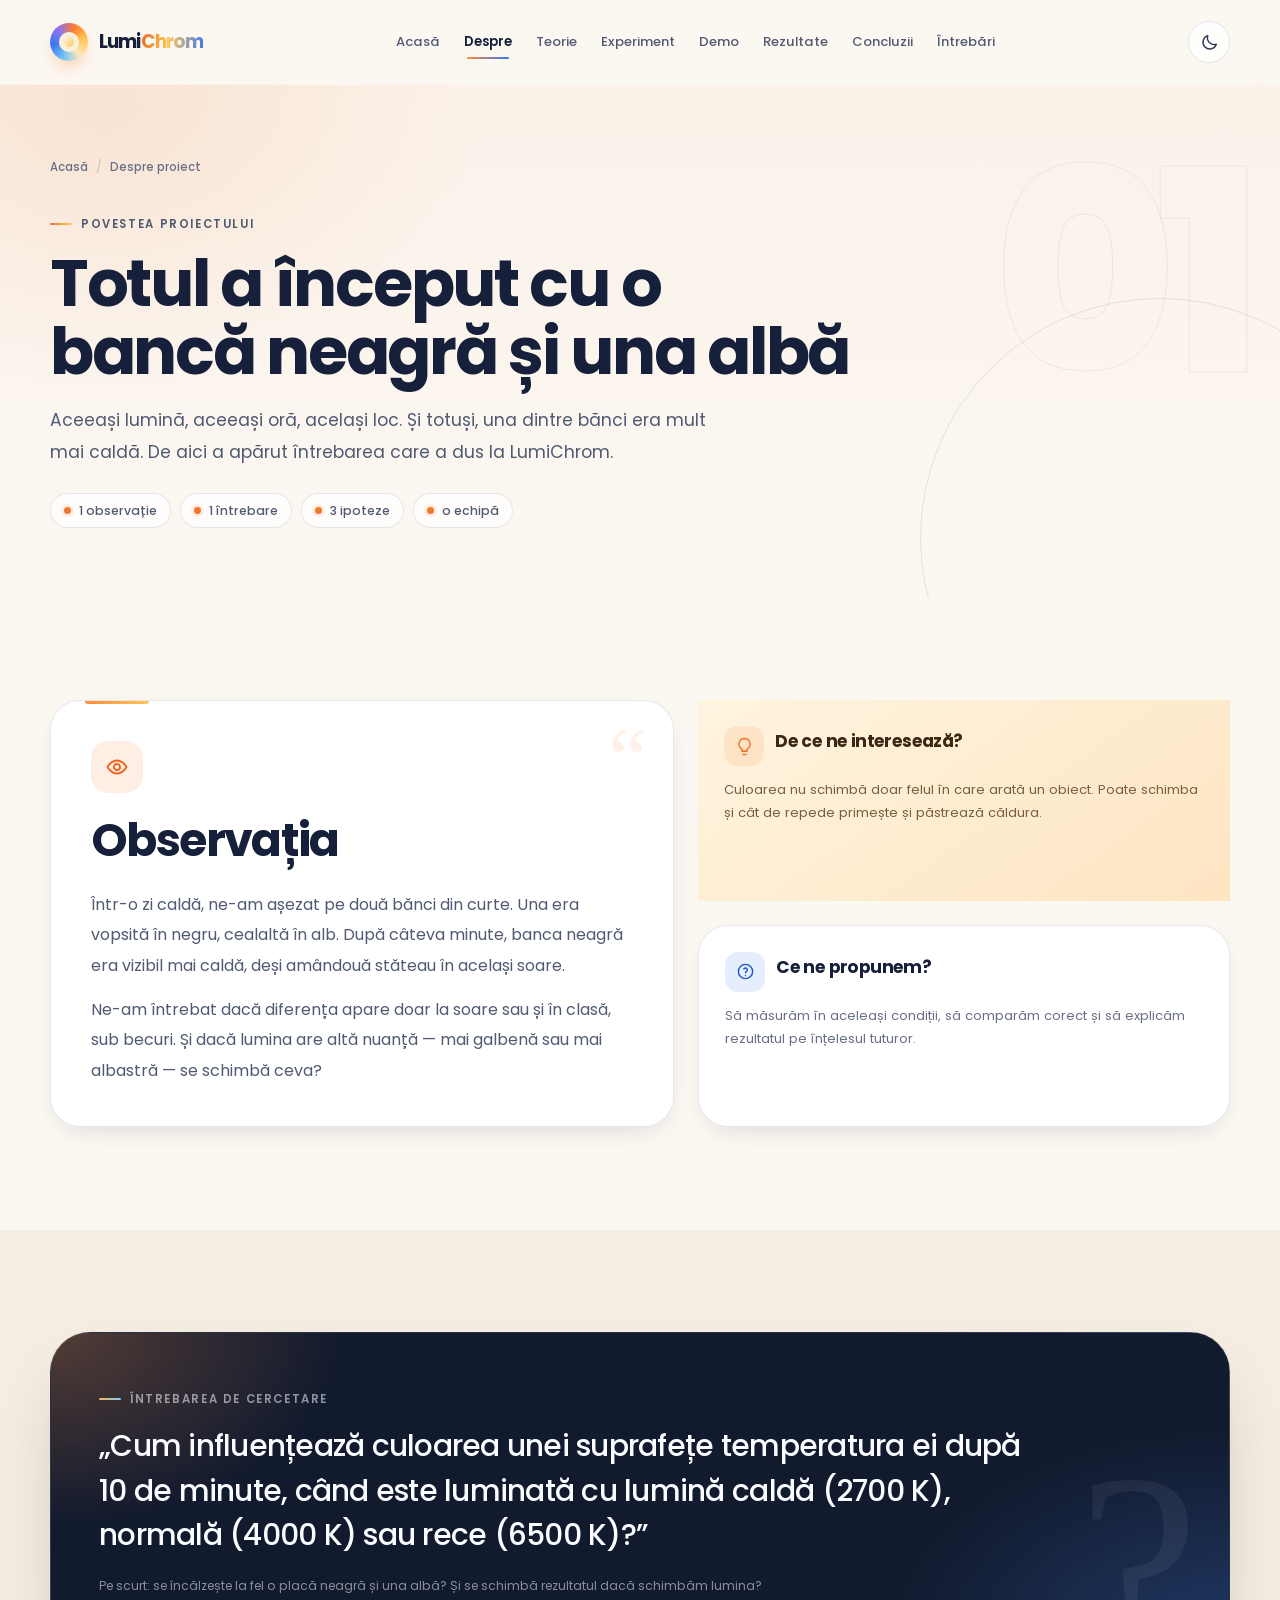
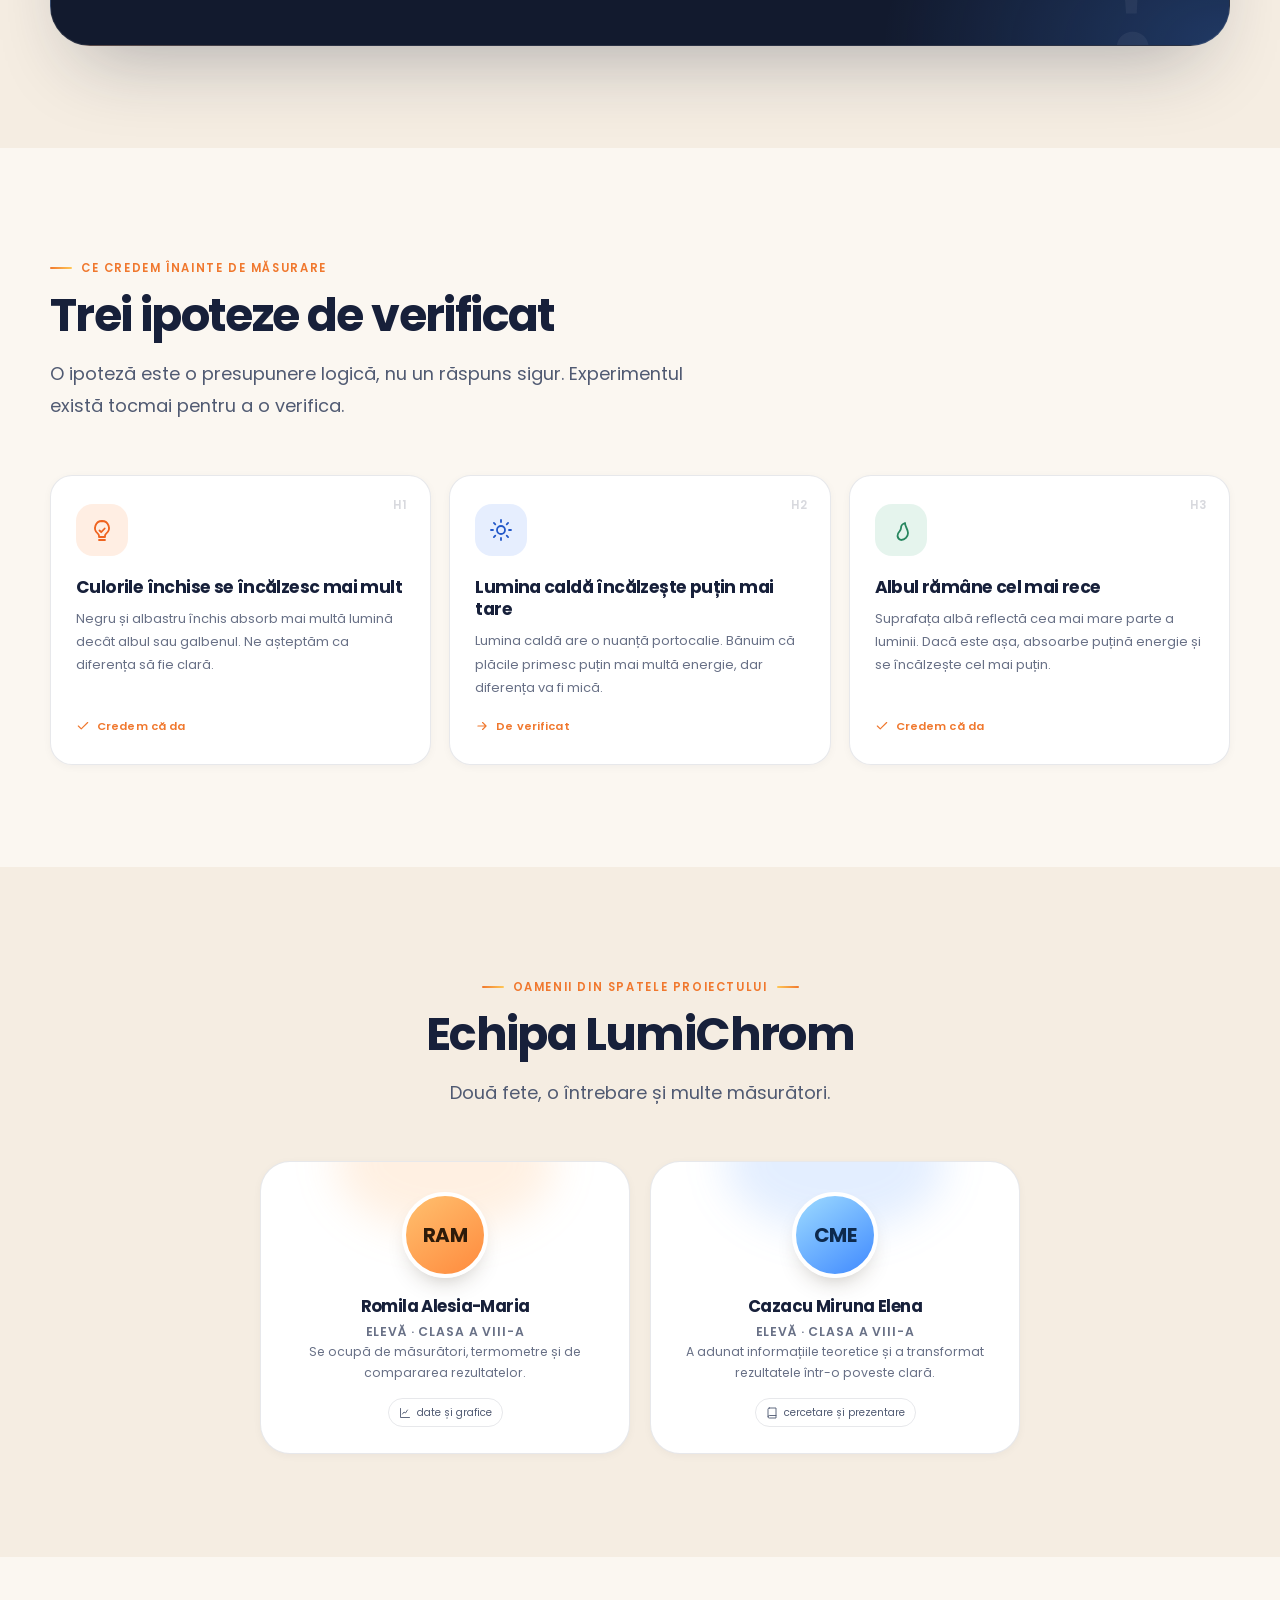
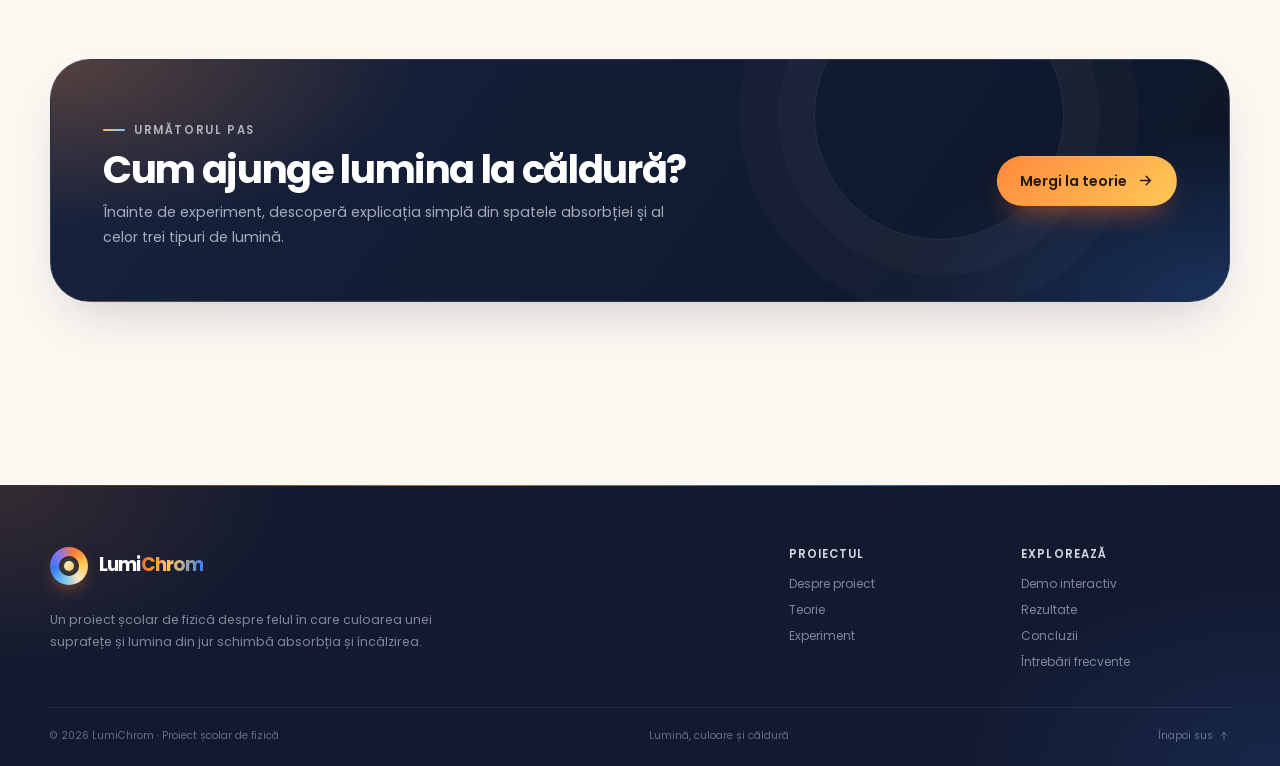
<file: despre.html>
<!DOCTYPE html>
<html lang="ro">
<head>
  <meta charset="UTF-8">
  <meta name="viewport" content="width=device-width, initial-scale=1">
  <title>Despre proiect · LumiChrom</title>
  <meta name="description" content="Povestea proiectului LumiChrom: observația de la care am pornit, întrebarea de cercetare, ipotezele și echipa.">
  <meta name="theme-color" content="#fbf7f1">
  <link rel="icon" href="assets/img/favicon.svg" type="image/svg+xml">
  <link rel="preconnect" href="https://fonts.googleapis.com">
  <link rel="preconnect" href="https://fonts.gstatic.com" crossorigin>
  <link href="https://fonts.googleapis.com/css2?family=Poppins:wght@400;500;600;700;800&display=swap" rel="stylesheet">
  <link rel="stylesheet" href="assets/css/style.css">
  <script>
    (function () {
      document.documentElement.classList.add("js");
      try {
        var saved = localStorage.getItem("lumichrom-theme");
        document.documentElement.dataset.theme = saved === "dark" ? "dark" : "light";
      } catch (error) {
        document.documentElement.dataset.theme = "light";
      }
    })();
  </script>
</head>
<body class="page-despre">
  <a class="skip-link" href="#main">Sari la conținut</a>
  <div class="scroll-progress" aria-hidden="true"></div>

  <header class="site-header">
    <div class="container nav-shell">
      <a class="brand" href="index.html" aria-label="LumiChrom — pagina principală">
        <span class="brand-mark" aria-hidden="true"></span>
        <span class="brand-text">Lumi<span>Chrom</span></span>
      </a>
      <nav class="main-nav" id="mainNav" aria-label="Meniu principal">
        <a href="index.html">Acasă</a>
        <a href="despre.html" class="is-active" aria-current="page">Despre</a>
        <a href="teorie.html">Teorie</a>
        <a href="experiment.html">Experiment</a>
        <a href="demo.html">Demo</a>
        <a href="rezultate.html">Rezultate</a>
        <a href="concluzii.html">Concluzii</a>
        <a href="intrebari.html">Întrebări</a>
      </nav>
      <div class="nav-actions">
        <button class="icon-button theme-toggle" type="button" aria-label="Comută la modul întunecat" aria-pressed="false">
          <svg class="icon-moon" viewBox="0 0 24 24" fill="none" stroke="currentColor" stroke-width="1.8" stroke-linecap="round" stroke-linejoin="round" aria-hidden="true">
            <path d="M20.6 14.2A8.6 8.6 0 0 1 9.8 3.4 8.6 8.6 0 1 0 20.6 14.2Z"/>
          </svg>
          <svg class="icon-sun" viewBox="0 0 24 24" fill="none" stroke="currentColor" stroke-width="1.8" stroke-linecap="round" stroke-linejoin="round" aria-hidden="true">
            <circle cx="12" cy="12" r="4"/>
            <path d="M12 2v2M12 20v2M4.9 4.9l1.4 1.4M17.7 17.7l1.4 1.4M2 12h2M20 12h2M4.9 19.1l1.4-1.4M17.7 6.3l1.4-1.4"/>
          </svg>
        </button>
        <button class="menu-toggle" type="button" aria-label="Deschide meniul" aria-controls="mainNav" aria-expanded="false">
          <span></span>
        </button>
      </div>
    </div>
  </header>

  <main id="main" class="site-main">
    <section class="page-hero">
      <span class="chapter-mark" aria-hidden="true">01</span>
      <div class="container">
        <nav class="breadcrumb" aria-label="Firimituri">
          <a href="index.html">Acasă</a>
          <span aria-hidden="true">/</span>
          <span aria-current="page">Despre proiect</span>
        </nav>
        <div class="page-hero-inner">
          <span class="eyebrow" data-reveal>Povestea proiectului</span>
          <h1 data-reveal style="--delay: .05s">Totul a început cu o bancă neagră și una albă</h1>
          <p class="page-hero-lead" data-reveal style="--delay: .1s">
            Aceeași lumină, aceeași oră, același loc. Și totuși, una dintre bănci era mult mai caldă.
            De aici a apărut întrebarea care a dus la LumiChrom.
          </p>
          <div class="page-hero-meta" data-reveal style="--delay: .15s">
            <span class="chip"><span class="chip-dot"></span>1 observație</span>
            <span class="chip"><span class="chip-dot"></span>1 întrebare</span>
            <span class="chip"><span class="chip-dot"></span>3 ipoteze</span>
            <span class="chip"><span class="chip-dot"></span>o echipă</span>
          </div>
        </div>
      </div>
    </section>

    <section class="section" aria-labelledby="observation-title">
      <div class="container">
        <div class="story-grid">
          <article class="story-card surface-card" data-reveal>
            <span class="quote-mark" aria-hidden="true">“</span>
            <span class="icon-badge icon-badge--warm" aria-hidden="true">
              <svg viewBox="0 0 24 24" fill="none" stroke="currentColor" stroke-width="1.8" stroke-linecap="round" stroke-linejoin="round">
                <path d="M2.5 12S6 5.5 12 5.5 21.5 12 21.5 12 18 18.5 12 18.5 2.5 12 2.5 12Z"/>
                <circle cx="12" cy="12" r="3"/>
              </svg>
            </span>
            <h2 id="observation-title" style="margin-top: 22px;">Observația</h2>
            <p>
              Într-o zi caldă, ne-am așezat pe două bănci din curte. Una era vopsită în negru, cealaltă în alb.
              După câteva minute, banca neagră era vizibil mai caldă, deși amândouă stăteau în același soare.
            </p>
            <p>
              Ne-am întrebat dacă diferența apare doar la soare sau și în clasă, sub becuri. Și dacă lumina are
              altă nuanță — mai galbenă sau mai albastră — se schimbă ceva?
            </p>
          </article>

          <div class="story-side" data-reveal style="--delay: .1s">
            <article class="side-card side-card--warm">
              <div class="side-card__head">
                <span class="icon-badge" aria-hidden="true">
                  <svg viewBox="0 0 24 24" fill="none" stroke="currentColor" stroke-width="1.8" stroke-linecap="round" stroke-linejoin="round">
                    <path d="M9 18h6M10 22h4"/>
                    <path d="M12 2a7 7 0 0 0-4 12.7c.6.5 1 1.3 1 2.1V18h6v-1.2c0-.8.4-1.6 1-2.1A7 7 0 0 0 12 2Z"/>
                  </svg>
                </span>
                <h3>De ce ne interesează?</h3>
              </div>
              <p>Culoarea nu schimbă doar felul în care arată un obiect. Poate schimba și cât de repede primește și păstrează căldura.</p>
            </article>

            <article class="side-card surface-card">
              <div class="side-card__head">
                <span class="icon-badge icon-badge--blue" aria-hidden="true">
                  <svg viewBox="0 0 24 24" fill="none" stroke="currentColor" stroke-width="1.8" stroke-linecap="round" stroke-linejoin="round">
                    <circle cx="12" cy="12" r="9"/>
                    <path d="M9.8 9a2.4 2.4 0 0 1 4.6 1c0 1.6-2.4 2-2.4 3.5"/>
                    <path d="M12 17h.01"/>
                  </svg>
                </span>
                <h3>Ce ne propunem?</h3>
              </div>
              <p>Să măsurăm în aceleași condiții, să comparăm corect și să explicăm rezultatul pe înțelesul tuturor.</p>
            </article>
          </div>
        </div>
      </div>
    </section>

    <section class="section section--soft" aria-labelledby="question-title">
      <div class="container">
        <div class="research-question" data-reveal>
          <span class="eyebrow">Întrebarea de cercetare</span>
          <h2 id="question-title" class="sr-only">Întrebarea de cercetare</h2>
          <blockquote>
            „Cum influențează culoarea unei suprafețe temperatura ei după 10 de minute, când este luminată
            cu lumină caldă (2700 K), normală (4000 K) sau rece (6500 K)?”
          </blockquote>
          <p class="question-note">
            Pe scurt: se încălzește la fel o placă neagră și una albă? Și se schimbă rezultatul dacă schimbăm lumina?
          </p>
        </div>
      </div>
    </section>

    <section class="section" aria-labelledby="hypotheses-title">
      <div class="container">
        <div class="section-head" data-reveal>
          <span class="section-kicker">Ce credem înainte de măsurare</span>
          <h2 id="hypotheses-title">Trei ipoteze de verificat</h2>
          <p class="lead">O ipoteză este o presupunere logică, nu un răspuns sigur. Experimentul există tocmai pentru a o verifica.</p>
        </div>

        <div class="hypothesis-grid">
          <article class="hypothesis-card" data-reveal style="--delay: .04s">
            <span class="hypothesis-index" aria-hidden="true">H1</span>
            <span class="icon-badge icon-badge--warm" aria-hidden="true">
              <svg viewBox="0 0 24 24" fill="none" stroke="currentColor" stroke-width="1.8" stroke-linecap="round" stroke-linejoin="round">
                <path d="M12 3a7 7 0 0 0-4.4 12.4c.7.6 1.4 1.4 1.4 2.4V19h6v-1.2c0-1 .7-1.8 1.4-2.4A7 7 0 0 0 12 3Z"/>
                <path d="M9 22h6M9.5 12.5l1.7 1.7 3.5-3.7"/>
              </svg>
            </span>
            <h3>Culorile închise se încălzesc mai mult</h3>
            <p>Negru și albastru închis absorb mai multă lumină decât albul sau galbenul. Ne așteptăm ca diferența să fie clară.</p>
            <span class="hypothesis-result">
              <svg viewBox="0 0 24 24" fill="none" stroke="currentColor" stroke-width="2" stroke-linecap="round" stroke-linejoin="round" aria-hidden="true">
                <path d="M20 6 9 17l-5-5"/>
              </svg>
              Credem că da
            </span>
          </article>

          <article class="hypothesis-card" data-reveal style="--delay: .12s">
            <span class="hypothesis-index" aria-hidden="true">H2</span>
            <span class="icon-badge icon-badge--blue" aria-hidden="true">
              <svg viewBox="0 0 24 24" fill="none" stroke="currentColor" stroke-width="1.8" stroke-linecap="round" stroke-linejoin="round">
                <circle cx="12" cy="12" r="4"/>
                <path d="M12 2v2M12 20v2M4.9 4.9l1.4 1.4M17.7 17.7l1.4 1.4M2 12h2M20 12h2M4.9 19.1l1.4-1.4M17.7 6.3l1.4-1.4"/>
              </svg>
            </span>
            <h3>Lumina caldă încălzește puțin mai tare</h3>
            <p>Lumina caldă are o nuanță portocalie. Bănuim că plăcile primesc puțin mai multă energie, dar diferența va fi mică.</p>
            <span class="hypothesis-result">
              <svg viewBox="0 0 24 24" fill="none" stroke="currentColor" stroke-width="2" stroke-linecap="round" stroke-linejoin="round" aria-hidden="true">
                <path d="M5 12h14M13 6l6 6-6 6"/>
              </svg>
              De verificat
            </span>
          </article>

          <article class="hypothesis-card" data-reveal style="--delay: .2s">
            <span class="hypothesis-index" aria-hidden="true">H3</span>
            <span class="icon-badge icon-badge--green" aria-hidden="true">
              <svg viewBox="0 0 24 24" fill="none" stroke="currentColor" stroke-width="1.8" stroke-linecap="round" stroke-linejoin="round">
                <path d="M12 22a7 7 0 0 0 7-7c0-4-3-6-3-10-3 1-4 3-4 5 0 1.5-.6 2.3-1.5 3.3A6.8 6.8 0 0 0 8.5 18 5 5 0 0 0 12 22Z"/>
              </svg>
            </span>
            <h3>Albul rămâne cel mai rece</h3>
            <p>Suprafața albă reflectă cea mai mare parte a luminii. Dacă este așa, absoarbe puțină energie și se încălzește cel mai puțin.</p>
            <span class="hypothesis-result">
              <svg viewBox="0 0 24 24" fill="none" stroke="currentColor" stroke-width="2" stroke-linecap="round" stroke-linejoin="round" aria-hidden="true">
                <path d="M20 6 9 17l-5-5"/>
              </svg>
              Credem că da
            </span>
          </article>
        </div>
      </div>
    </section>

    <section class="section section--soft" aria-labelledby="team-title">
      <div class="container">
        <div class="section-head section-head--center" data-reveal>
          <span class="section-kicker">Oamenii din spatele proiectului</span>
          <h2 id="team-title">Echipa LumiChrom</h2>
          <p class="lead">Două fete, o întrebare și multe măsurători.</p>
        </div>

        <!-- Înlocuiește numele, clasa și profesorul cu datele echipei tale. -->
        <div class="team-grid">
          <article class="person-card" data-reveal style="--delay: .04s">
            <div class="avatar" aria-hidden="true">RAM</div>
            <h3>Romila Alesia-Maria</h3>
            <p class="person-role">Elevă · clasa a VIII-a </p>
            <p>Se ocupă de măsurători, termometre și de compararea rezultatelor.</p>
            <span class="team-badge">
              <svg viewBox="0 0 24 24" fill="none" stroke="currentColor" stroke-width="1.8" stroke-linecap="round" stroke-linejoin="round" aria-hidden="true">
                <path d="M3 3v18h18"/>
                <path d="m7 14 3-4 3 2 4-6"/>
              </svg>
              date și grafice
            </span>
          </article>

          <article class="person-card" data-reveal style="--delay: .12s">
            <div class="avatar" aria-hidden="true">CME</div>
            <h3>Cazacu Miruna Elena</h3>
            <p class="person-role">Elevă · clasa a VIII-a </p>
            <p>A adunat informațiile teoretice și a transformat rezultatele într-o poveste clară.</p>
            <span class="team-badge">
              <svg viewBox="0 0 24 24" fill="none" stroke="currentColor" stroke-width="1.8" stroke-linecap="round" stroke-linejoin="round" aria-hidden="true">
                <path d="M4 19.5A2.5 2.5 0 0 1 6.5 17H20"/>
                <path d="M6.5 2H20v20H6.5A2.5 2.5 0 0 1 4 19.5v-15A2.5 2.5 0 0 1 6.5 2Z"/>
              </svg>
              cercetare și prezentare
                          </span>
          </article>
        </div>
      </div>
    </section>

    <section class="section">
      <div class="container">
        <div class="cta-panel" data-reveal>
          <div>
            <span class="eyebrow">Următorul pas</span>
            <h2>Cum ajunge lumina la căldură?</h2>
            <p>Înainte de experiment, descoperă explicația simplă din spatele absorbției și al celor trei tipuri de lumină.</p>
          </div>
          <a class="btn btn--primary" href="teorie.html">
            Mergi la teorie
            <svg viewBox="0 0 24 24" fill="none" stroke="currentColor" stroke-width="1.9" stroke-linecap="round" stroke-linejoin="round" aria-hidden="true">
              <path d="M5 12h14M13 6l6 6-6 6"/>
            </svg>
          </a>
        </div>
      </div>
    </section>
  </main>

  <footer class="site-footer">
    <div class="container">
      <div class="footer-top">
        <div class="footer-brand">
          <a class="brand" href="index.html" aria-label="LumiChrom — pagina principală">
            <span class="brand-mark" aria-hidden="true"></span>
            <span class="brand-text">Lumi<span>Chrom</span></span>
          </a>
          <p>Un proiect școlar de fizică despre felul în care culoarea unei suprafețe și lumina din jur schimbă absorbția și încălzirea.</p>
        </div>
        <div class="footer-links">
          <div class="footer-col">
            <h3>Proiectul</h3>
            <nav aria-label="Linkuri despre proiect">
              <a href="despre.html">Despre proiect</a>
              <a href="teorie.html">Teorie</a>
              <a href="experiment.html">Experiment</a>
            </nav>
          </div>
          <div class="footer-col">
            <h3>Explorează</h3>
            <nav aria-label="Linkuri către rezultate și întrebări">
              <a href="demo.html">Demo interactiv</a>
              <a href="rezultate.html">Rezultate</a>
              <a href="concluzii.html">Concluzii</a>
              <a href="intrebari.html">Întrebări frecvente</a>
            </nav>
          </div>
        </div>
      </div>
      <div class="footer-bottom">
        <span>© <span data-year>2026</span> LumiChrom · Proiect școlar de fizică</span>
        <span>Lumină, culoare și căldură</span>
        <a href="#main">
          Înapoi sus
          <svg viewBox="0 0 24 24" fill="none" stroke="currentColor" stroke-width="1.9" stroke-linecap="round" stroke-linejoin="round" aria-hidden="true">
            <path d="M12 19V5M6 11l6-6 6 6"/>
          </svg>
        </a>
      </div>
    </div>
  </footer>

  <script src="assets/js/main.js" defer></script>
</body>
</html>
</file>
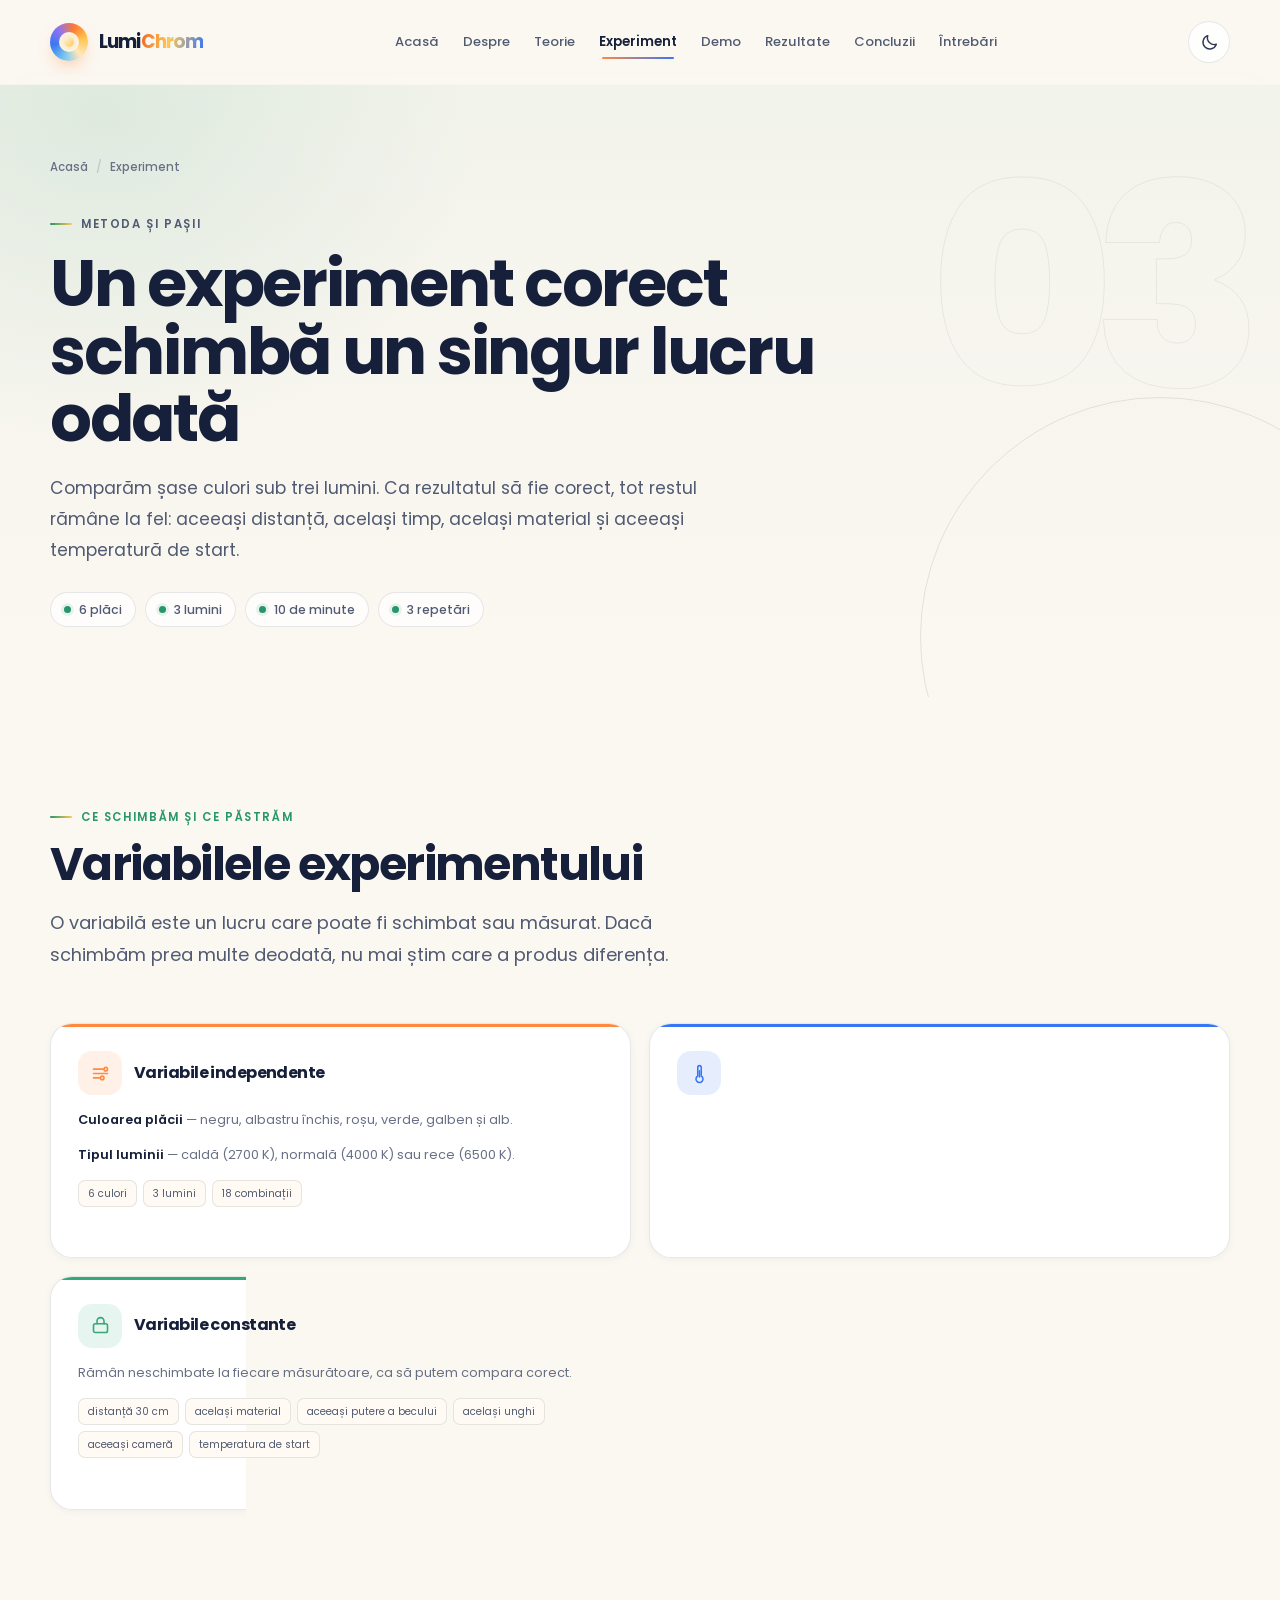
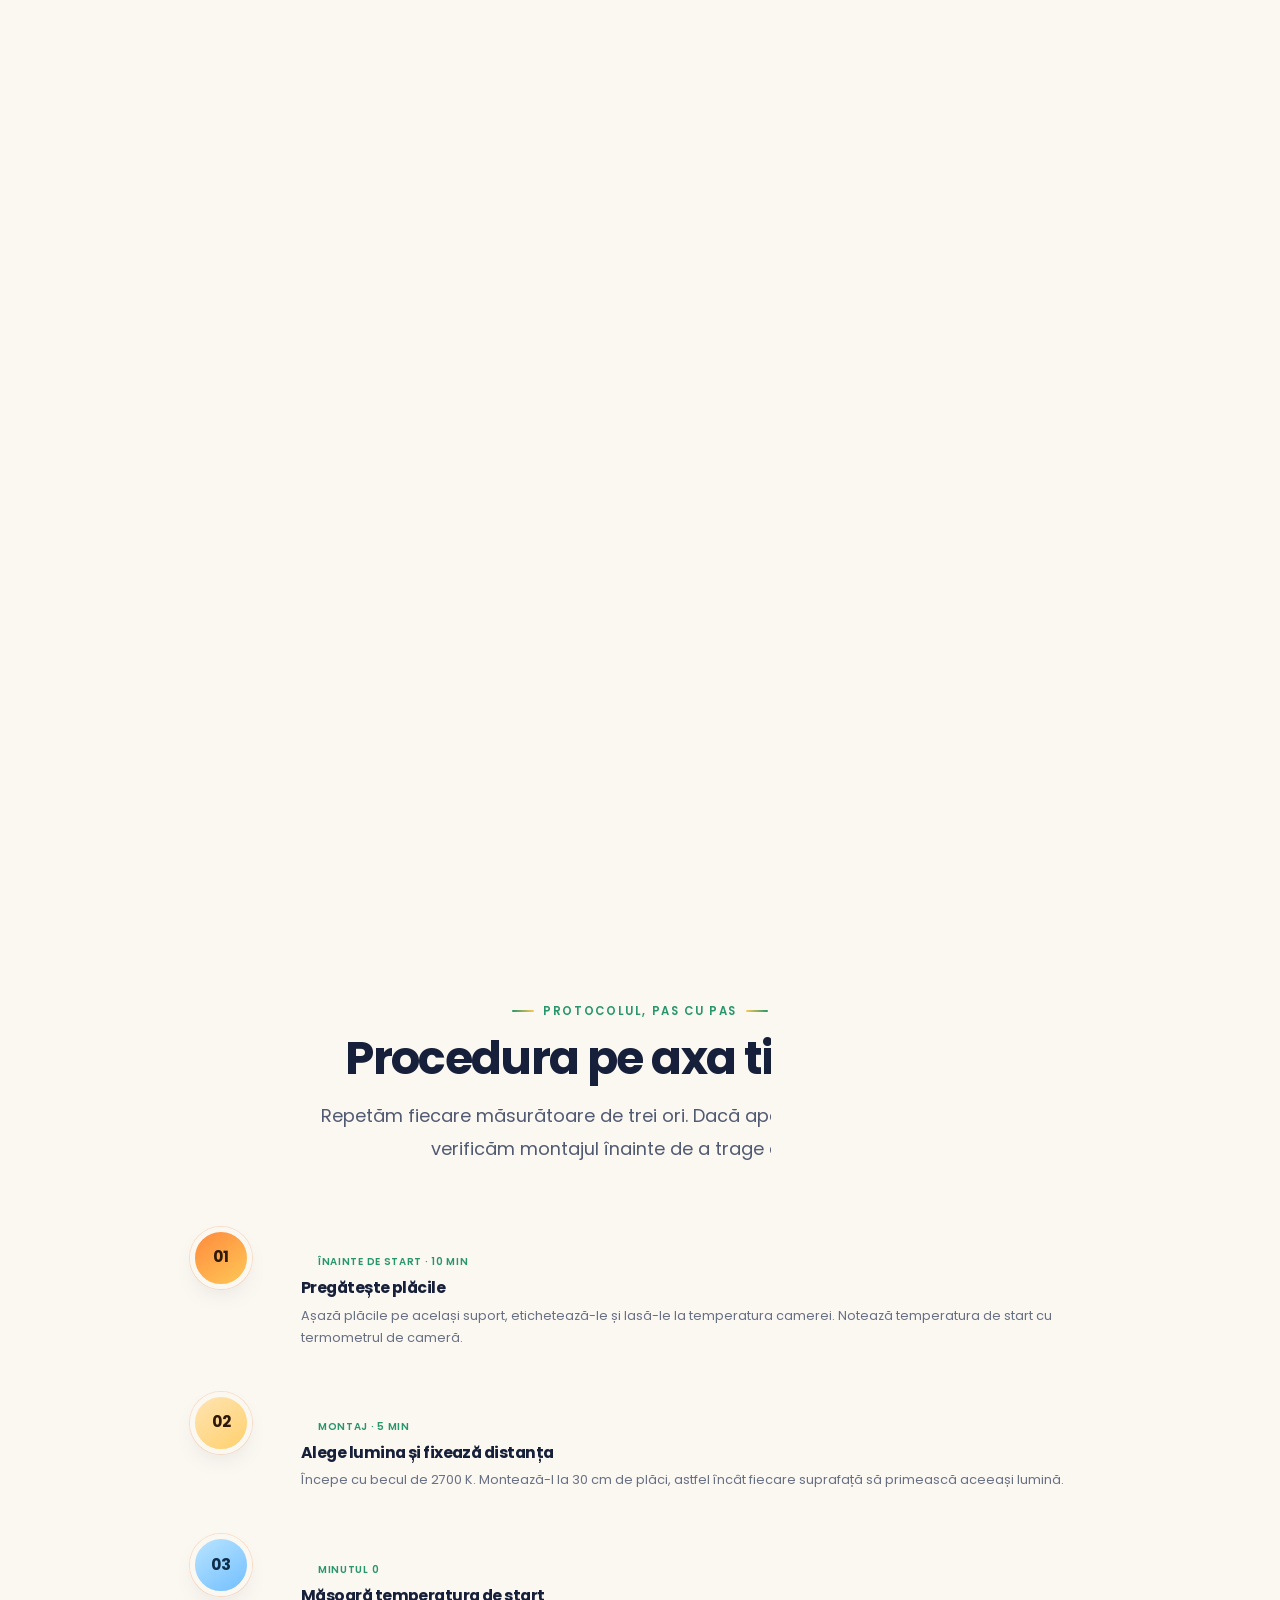
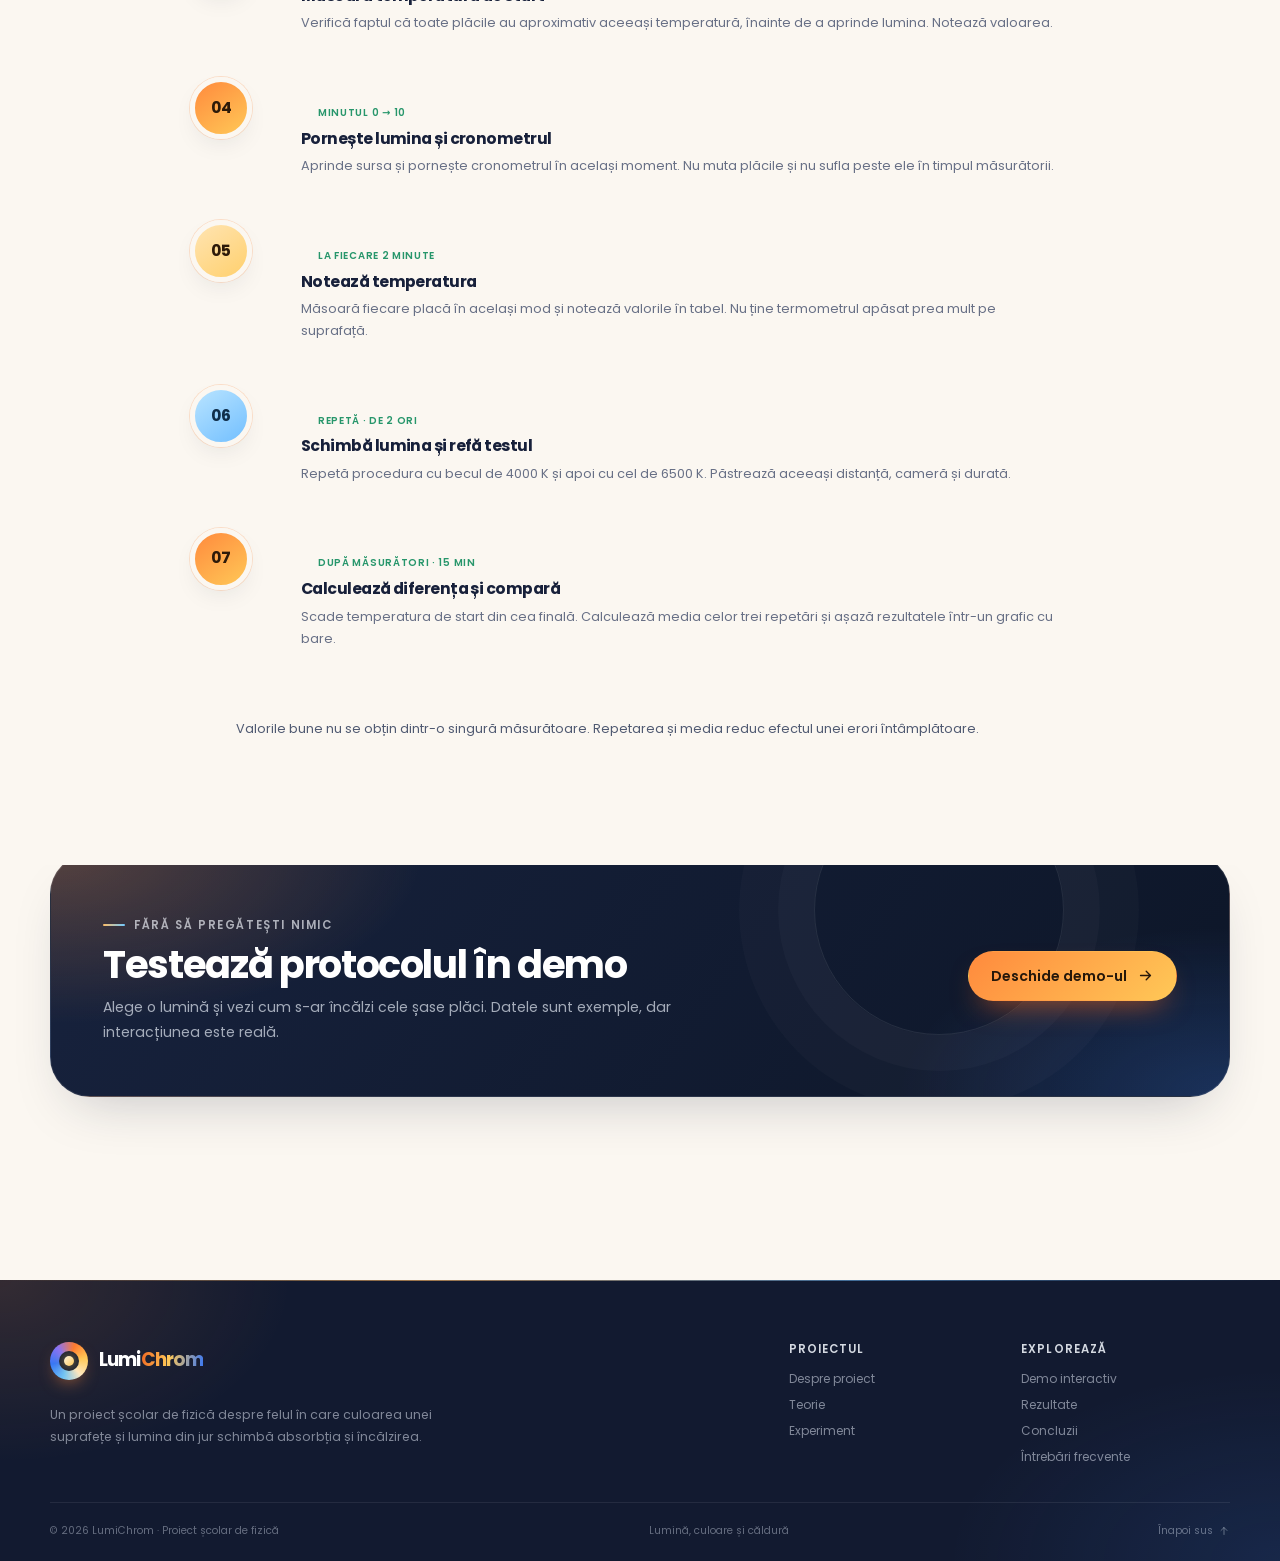
<file: experiment.html>
<!DOCTYPE html>
<html lang="ro">
<head>
  <meta charset="UTF-8">
  <meta name="viewport" content="width=device-width, initial-scale=1">
  <title>Experiment · LumiChrom</title>
  <meta name="description" content="Variabilele, materialele și procedura pas cu pas a experimentului LumiChrom, explicată simplu.">
  <meta name="theme-color" content="#fbf7f1">
  <link rel="icon" href="assets/img/favicon.svg" type="image/svg+xml">
  <link rel="preconnect" href="https://fonts.googleapis.com">
  <link rel="preconnect" href="https://fonts.gstatic.com" crossorigin>
  <link href="https://fonts.googleapis.com/css2?family=Poppins:wght@400;500;600;700;800&display=swap" rel="stylesheet">
  <link rel="stylesheet" href="assets/css/style.css">
  <script>
    (function () {
      document.documentElement.classList.add("js");
      try {
        var saved = localStorage.getItem("lumichrom-theme");
        document.documentElement.dataset.theme = saved === "dark" ? "dark" : "light";
      } catch (error) {
        document.documentElement.dataset.theme = "light";
      }
    })();
  </script>
</head>
<body class="page-experiment">
  <a class="skip-link" href="#main">Sari la conținut</a>
  <div class="scroll-progress" aria-hidden="true"></div>

  <header class="site-header">
    <div class="container nav-shell">
      <a class="brand" href="index.html" aria-label="LumiChrom — pagina principală">
        <span class="brand-mark" aria-hidden="true"></span>
        <span class="brand-text">Lumi<span>Chrom</span></span>
      </a>
      <nav class="main-nav" id="mainNav" aria-label="Meniu principal">
        <a href="index.html">Acasă</a>
        <a href="despre.html">Despre</a>
        <a href="teorie.html">Teorie</a>
        <a href="experiment.html" class="is-active" aria-current="page">Experiment</a>
        <a href="demo.html">Demo</a>
        <a href="rezultate.html">Rezultate</a>
        <a href="concluzii.html">Concluzii</a>
        <a href="intrebari.html">Întrebări</a>
      </nav>
      <div class="nav-actions">
        <button class="icon-button theme-toggle" type="button" aria-label="Comută la modul întunecat" aria-pressed="false">
          <svg class="icon-moon" viewBox="0 0 24 24" fill="none" stroke="currentColor" stroke-width="1.8" stroke-linecap="round" stroke-linejoin="round" aria-hidden="true">
            <path d="M20.6 14.2A8.6 8.6 0 0 1 9.8 3.4 8.6 8.6 0 1 0 20.6 14.2Z"/>
          </svg>
          <svg class="icon-sun" viewBox="0 0 24 24" fill="none" stroke="currentColor" stroke-width="1.8" stroke-linecap="round" stroke-linejoin="round" aria-hidden="true">
            <circle cx="12" cy="12" r="4"/>
            <path d="M12 2v2M12 20v2M4.9 4.9l1.4 1.4M17.7 17.7l1.4 1.4M2 12h2M20 12h2M4.9 19.1l1.4-1.4M17.7 6.3l1.4-1.4"/>
          </svg>
        </button>
        <button class="menu-toggle" type="button" aria-label="Deschide meniul" aria-controls="mainNav" aria-expanded="false">
          <span></span>
        </button>
      </div>
    </div>
  </header>

  <main id="main" class="site-main">
    <section class="page-hero">
      <span class="chapter-mark" aria-hidden="true">03</span>
      <div class="container">
        <nav class="breadcrumb" aria-label="Firimituri">
          <a href="index.html">Acasă</a>
          <span aria-hidden="true">/</span>
          <span aria-current="page">Experiment</span>
        </nav>
        <div class="page-hero-inner">
          <span class="eyebrow" data-reveal>Metoda și pașii</span>
          <h1 data-reveal style="--delay: .05s">Un experiment corect schimbă un singur lucru odată</h1>
          <p class="page-hero-lead" data-reveal style="--delay: .1s">
            Comparăm șase culori sub trei lumini. Ca rezultatul să fie corect, tot restul rămâne la fel:
            aceeași distanță, același timp, același material și aceeași temperatură de start.
          </p>
          <div class="page-hero-meta" data-reveal style="--delay: .15s">
            <span class="chip"><span class="chip-dot"></span>6 plăci</span>
            <span class="chip"><span class="chip-dot"></span>3 lumini</span>
            <span class="chip"><span class="chip-dot"></span>10 de minute</span>
            <span class="chip"><span class="chip-dot"></span>3 repetări</span>
          </div>
        </div>
      </div>
    </section>

    <section class="section" aria-labelledby="variables-title">
      <div class="container">
        <div class="section-head" data-reveal>
          <span class="section-kicker">Ce schimbăm și ce păstrăm</span>
          <h2 id="variables-title">Variabilele experimentului</h2>
          <p class="lead">O variabilă este un lucru care poate fi schimbat sau măsurat. Dacă schimbăm prea multe deodată, nu mai știm care a produs diferența.</p>
        </div>

        <div class="variable-grid">
          <article class="variable-card variable-card--independent" data-reveal style="--delay: .03s">
            <div class="variable-card__head">
              <span class="icon-badge" aria-hidden="true">
                <svg viewBox="0 0 24 24" fill="none" stroke="currentColor" stroke-width="1.8" stroke-linecap="round" stroke-linejoin="round">
                  <path d="M4 7h11M4 12h16M4 17h7"/>
                  <circle cx="18" cy="7" r="2"/>
                  <circle cx="14" cy="17" r="2"/>
                </svg>
              </span>
              <h3>Variabile independente</h3>
            </div>
            <p><strong>Culoarea plăcii</strong> — negru, albastru închis, roșu, verde, galben și alb.</p>
            <p><strong>Tipul luminii</strong> — caldă (2700 K), normală (4000 K) sau rece (6500 K).</p>
            <div class="tag-list">
              <span>6 culori</span>
              <span>3 lumini</span>
              <span>18 combinații</span>
            </div>
          </article>

          <article class="variable-card variable-card--dependent" data-reveal style="--delay: .08s">
            <div class="variable-card__head">
              <span class="icon-badge" aria-hidden="true">
                <svg viewBox="0 0 24 24" fill="none" stroke="currentColor" stroke-width="1.8" stroke-linecap="round" stroke-linejoin="round">
                  <path d="M14 14.8V5a2 2 0 0 0-4 0v9.8a4 4 0 1 0 4 0Z"/>
                  <path d="M12 9v7"/>
                </svg>
              </span>
              <h3>Variabila dependentă</h3>
            </div>
            <p><strong>Temperatura suprafeței</strong> după 10 de minute, măsurată în grade Celsius.</p>
            <p>Măsurăm la început, din 2 în 2 minute, până la 10 minute. Rezultatul depinde de culoare și de lumină.</p>
            <div class="tag-list">
              <span>°C</span>
              <span>0 · 2 · 4 · 6 · 8 · 10 min</span>
              <span>delta = final − start</span>
            </div>
          </article>

          <article class="variable-card variable-card--constant" data-reveal style="--delay: .13s">
            <div class="variable-card__head">
              <span class="icon-badge" aria-hidden="true">
                <svg viewBox="0 0 24 24" fill="none" stroke="currentColor" stroke-width="1.8" stroke-linecap="round" stroke-linejoin="round">
                  <rect x="4" y="10" width="16" height="10" rx="2"/>
                  <path d="M8 10V7a4 4 0 0 1 8 0v3"/>
                </svg>
              </span>
              <h3>Variabile constante</h3>
            </div>
            <p>Rămân neschimbate la fiecare măsurătoare, ca să putem compara corect.</p>
            <div class="tag-list">
              <span>distanță 30 cm</span>
              <span>același material</span>
              <span>aceeași putere a becului</span>
              <span>același unghi</span>
              <span>aceeași cameră</span>
              <span>temperatura de start</span>
            </div>
          </article>

          <article class="variable-card variable-card--control" data-reveal style="--delay: .18s">
            <div class="variable-card__head">
              <span class="icon-badge" aria-hidden="true">
                <svg viewBox="0 0 24 24" fill="none" stroke="currentColor" stroke-width="1.8" stroke-linecap="round" stroke-linejoin="round">
                  <path d="m12 3 9 5-9 5-9-5 9-5Z"/>
                  <path d="M3 12l9 5 9-5M3 16l9 5 9-5"/>
                </svg>
              </span>
              <h3>Martorul</h3>
            </div>
            <p><strong>Placa albă sub lumină normală</strong> este măsurătoarea de referință. Ea ne arată cât se încălzește o suprafață care reflectă foarte multă lumină.</p>
            <p>Fără martor, nu am avea un punct de comparație stabil.</p>
            <div class="tag-list">
              <span>referință</span>
              <span>alb + 4000 K</span>
              <span>control</span>
            </div>
          </article>
        </div>

        <div class="simple-note" data-reveal>
          <svg viewBox="0 0 24 24" fill="none" stroke="currentColor" stroke-width="1.8" stroke-linecap="round" stroke-linejoin="round" aria-hidden="true">
            <circle cx="12" cy="12" r="9"/>
            <path d="M12 11v5M12 8h.01"/>
          </svg>
          <span>Dacă schimbăm și becul, și distanța, și timpul, nu putem ști care dintre ele a modificat temperatura. De aceea păstrăm tot restul constant.</span>
        </div>
      </div>
    </section>

    <section class="section section--soft" aria-labelledby="materials-title">
      <div class="container">
        <div class="section-head" data-reveal>
          <span class="section-kicker">Ce ne trebuie</span>
          <h2 id="materials-title">Materiale și montaj</h2>
          <p class="lead">Plăcile trebuie să fie identice ca material și mărime. Diferă doar culoarea.</p>
        </div>

        <div class="materials-grid">
          <article class="material-panel surface-card" data-reveal>
            <h3>
              <svg viewBox="0 0 24 24" fill="none" stroke="currentColor" stroke-width="1.8" stroke-linecap="round" stroke-linejoin="round" aria-hidden="true">
                <rect x="3" y="4" width="18" height="16" rx="3"/>
                <path d="M3 10h18M9 4v16M15 4v16"/>
              </svg>
              Cele 6 plăci colorate
            </h3>
            <div class="plate-mini-grid">
              <div class="plate-mini">
                <span class="plate-mini__swatch" style="--swatch:#1b1d24"></span>
                <span>Negru</span>
              </div>
              <div class="plate-mini">
                <span class="plate-mini__swatch" style="--swatch:#213a66"></span>
                <span>Albastru închis</span>
              </div>
              <div class="plate-mini">
                <span class="plate-mini__swatch" style="--swatch:#c7433c"></span>
                <span>Roșu</span>
              </div>
              <div class="plate-mini">
                <span class="plate-mini__swatch" style="--swatch:#3b8a5a"></span>
                <span>Verde</span>
              </div>
              <div class="plate-mini">
                <span class="plate-mini__swatch" style="--swatch:#e7bd45"></span>
                <span>Galben</span>
              </div>
              <div class="plate-mini">
                <span class="plate-mini__swatch" style="--swatch:#f2f0e8"></span>
                <span>Alb</span>
              </div>
            </div>
            <p class="simple-note" style="margin-bottom:0; font-size:.72rem;">
              <svg viewBox="0 0 24 24" fill="none" stroke="currentColor" stroke-width="1.8" stroke-linecap="round" stroke-linejoin="round" aria-hidden="true">
                <path d="M20 6 9 17l-5-5"/>
              </svg>
              <span>Toate plăcile au aceeași grosime, aceeași formă și sunt vopsite cu vopsea mată.</span>
            </p>
          </article>

          <article class="material-panel surface-card" data-reveal style="--delay: .08s">
            <h3>
              <svg viewBox="0 0 24 24" fill="none" stroke="currentColor" stroke-width="1.8" stroke-linecap="round" stroke-linejoin="round" aria-hidden="true">
                <path d="M14.7 6.3a4 4 0 0 0-5.4 5.4L3 18v3h3l6.3-6.3a4 4 0 0 0 5.4-5.4l-2.8 2.8-2-2 2.8-2.8Z"/>
              </svg>
              Echipamente
            </h3>
            <ul class="tool-list">
              <li>
                <svg viewBox="0 0 24 24" fill="none" stroke="currentColor" stroke-width="1.9" stroke-linecap="round" stroke-linejoin="round" aria-hidden="true"><path d="M20 6 9 17l-5-5"/></svg>
                <span>3 becuri cu aceeași putere: 2700 K, 4000 K și 6500 K</span>
              </li>
              <li>
                <svg viewBox="0 0 24 24" fill="none" stroke="currentColor" stroke-width="1.9" stroke-linecap="round" stroke-linejoin="round" aria-hidden="true"><path d="M20 6 9 17l-5-5"/></svg>
                <span>6 termometre identice sau un termometru cu contact rapid</span>
              </li>
              <li>
                <svg viewBox="0 0 24 24" fill="none" stroke="currentColor" stroke-width="1.9" stroke-linecap="round" stroke-linejoin="round" aria-hidden="true"><path d="M20 6 9 17l-5-5"/></svg>
                <span>Un stativ și o riglă pentru distanța de 30 cm</span>
              </li>
              <li>
                <svg viewBox="0 0 24 24" fill="none" stroke="currentColor" stroke-width="1.9" stroke-linecap="round" stroke-linejoin="round" aria-hidden="true"><path d="M20 6 9 17l-5-5"/></svg>
                <span>Cronometru și caiet pentru date</span>
              </li>
              <li>
                <svg viewBox="0 0 24 24" fill="none" stroke="currentColor" stroke-width="1.9" stroke-linecap="round" stroke-linejoin="round" aria-hidden="true"><path d="M20 6 9 17l-5-5"/></svg>
                <span>Un termometru de cameră pentru temperatura de start</span>
              </li>
            </ul>
            <div class="safety-note">
              <svg viewBox="0 0 24 24" fill="none" stroke="currentColor" stroke-width="1.8" stroke-linecap="round" stroke-linejoin="round" aria-hidden="true">
                <path d="M10.3 3.6 2.5 17a2 2 0 0 0 1.7 3h15.6a2 2 0 0 0 1.7-3L13.7 3.6a2 2 0 0 0-3.4 0Z"/>
                <path d="M12 9v4M12 17h.01"/>
              </svg>
              <span>Nu atinge becul în timpul experimentului. Suprafețele și becurile pot fi fierbinți. Deconectează sursa înainte de a schimba becul.</span>
            </div>
          </article>
        </div>
      </div>
    </section>

    <section class="section" aria-labelledby="procedure-title">
      <div class="container">
        <div class="section-head section-head--center" data-reveal>
          <span class="section-kicker">Protocolul, pas cu pas</span>
          <h2 id="procedure-title">Procedura pe axa timpului</h2>
          <p class="lead">Repetăm fiecare măsurătoare de trei ori. Dacă apare o diferență mare, verificăm montajul înainte de a trage concluzii.</p>
        </div>

        <ol class="timeline">
          <li class="timeline-item" data-reveal>
            <span class="timeline-num" aria-hidden="true">01</span>
            <div class="timeline-card">
              <span class="timeline-time">
                <svg viewBox="0 0 24 24" fill="none" stroke="currentColor" stroke-width="2" stroke-linecap="round" stroke-linejoin="round" aria-hidden="true"><circle cx="12" cy="12" r="9"/><path d="M12 7v5l3 2"/></svg>
                Înainte de start · 10 min
              </span>
              <h3>Pregătește plăcile</h3>
              <p>Așază plăcile pe același suport, etichetează-le și lasă-le la temperatura camerei. Notează temperatura de start cu termometrul de cameră.</p>
            </div>
          </li>

          <li class="timeline-item" data-reveal style="--delay: .04s">
            <span class="timeline-num" aria-hidden="true">02</span>
            <div class="timeline-card">
              <span class="timeline-time">
                <svg viewBox="0 0 24 24" fill="none" stroke="currentColor" stroke-width="2" stroke-linecap="round" stroke-linejoin="round" aria-hidden="true"><circle cx="12" cy="12" r="9"/><path d="M12 7v5l3 2"/></svg>
                Montaj · 5 min
              </span>
              <h3>Alege lumina și fixează distanța</h3>
              <p>Începe cu becul de 2700 K. Montează-l la 30 cm de plăci, astfel încât fiecare suprafață să primească aceeași lumină.</p>
            </div>
          </li>

          <li class="timeline-item" data-reveal style="--delay: .08s">
            <span class="timeline-num" aria-hidden="true">03</span>
            <div class="timeline-card">
              <span class="timeline-time">
                <svg viewBox="0 0 24 24" fill="none" stroke="currentColor" stroke-width="2" stroke-linecap="round" stroke-linejoin="round" aria-hidden="true"><circle cx="12" cy="12" r="9"/><path d="M12 7v5l3 2"/></svg>
                Minutul 0
              </span>
              <h3>Măsoară temperatura de start</h3>
              <p>Verifică faptul că toate plăcile au aproximativ aceeași temperatură, înainte de a aprinde lumina. Notează valoarea.</p>
            </div>
          </li>

          <li class="timeline-item" data-reveal style="--delay: .12s">
            <span class="timeline-num" aria-hidden="true">04</span>
            <div class="timeline-card">
              <span class="timeline-time">
                <svg viewBox="0 0 24 24" fill="none" stroke="currentColor" stroke-width="2" stroke-linecap="round" stroke-linejoin="round" aria-hidden="true"><circle cx="12" cy="12" r="9"/><path d="M12 7v5l3 2"/></svg>
                Minutul 0 → 10
              </span>
              <h3>Pornește lumina și cronometrul</h3>
              <p>Aprinde sursa și pornește cronometrul în același moment. Nu muta plăcile și nu sufla peste ele în timpul măsurătorii.</p>
            </div>
          </li>

          <li class="timeline-item" data-reveal style="--delay: .16s">
            <span class="timeline-num" aria-hidden="true">05</span>
            <div class="timeline-card">
              <span class="timeline-time">
                <svg viewBox="0 0 24 24" fill="none" stroke="currentColor" stroke-width="2" stroke-linecap="round" stroke-linejoin="round" aria-hidden="true"><circle cx="12" cy="12" r="9"/><path d="M12 7v5l3 2"/></svg>
                La fiecare 2 minute
              </span>
              <h3>Notează temperatura</h3>
              <p>Măsoară fiecare placă în același mod și notează valorile în tabel. Nu ține termometrul apăsat prea mult pe suprafață.</p>
            </div>
          </li>

          <li class="timeline-item" data-reveal style="--delay: .2s">
            <span class="timeline-num" aria-hidden="true">06</span>
            <div class="timeline-card">
              <span class="timeline-time">
                <svg viewBox="0 0 24 24" fill="none" stroke="currentColor" stroke-width="2" stroke-linecap="round" stroke-linejoin="round" aria-hidden="true"><circle cx="12" cy="12" r="9"/><path d="M12 7v5l3 2"/></svg>
                Repetă · de 2 ori
              </span>
              <h3>Schimbă lumina și refă testul</h3>
              <p>Repetă procedura cu becul de 4000 K și apoi cu cel de 6500 K. Păstrează aceeași distanță, cameră și durată.</p>
            </div>
          </li>

          <li class="timeline-item" data-reveal style="--delay: .24s">
            <span class="timeline-num" aria-hidden="true">07</span>
            <div class="timeline-card">
              <span class="timeline-time">
                <svg viewBox="0 0 24 24" fill="none" stroke="currentColor" stroke-width="2" stroke-linecap="round" stroke-linejoin="round" aria-hidden="true"><circle cx="12" cy="12" r="9"/><path d="M12 7v5l3 2"/></svg>
                După măsurători · 15 min
              </span>
              <h3>Calculează diferența și compară</h3>
              <p>Scade temperatura de start din cea finală. Calculează media celor trei repetări și așază rezultatele într-un grafic cu bare.</p>
            </div>
          </li>
        </ol>

        <div class="simple-note" style="max-width:900px; margin-inline:auto;" data-reveal>
          <svg viewBox="0 0 24 24" fill="none" stroke="currentColor" stroke-width="1.8" stroke-linecap="round" stroke-linejoin="round" aria-hidden="true">
            <path d="M12 3v3M12 18v3M3 12h3M18 12h3M5.6 5.6l2.1 2.1M16.3 16.3l2.1 2.1M5.6 18.4l2.1-2.1M16.3 7.7l2.1-2.1"/>
            <circle cx="12" cy="12" r="4"/>
          </svg>
          <span>Valorile bune nu se obțin dintr-o singură măsurătoare. Repetarea și media reduc efectul unei erori întâmplătoare.</span>
        </div>
      </div>
    </section>

    <section class="section section--flush-top">
      <div class="container">
        <div class="cta-panel" data-reveal>
          <div>
            <span class="eyebrow">Fără să pregătești nimic</span>
            <h2>Testează protocolul în demo</h2>
            <p>Alege o lumină și vezi cum s-ar încălzi cele șase plăci. Datele sunt exemple, dar interacțiunea este reală.</p>
          </div>
          <a class="btn btn--primary" href="demo.html">
            Deschide demo-ul
            <svg viewBox="0 0 24 24" fill="none" stroke="currentColor" stroke-width="1.9" stroke-linecap="round" stroke-linejoin="round" aria-hidden="true">
              <path d="M5 12h14M13 6l6 6-6 6"/>
            </svg>
          </a>
        </div>
      </div>
    </section>
  </main>

  <footer class="site-footer">
    <div class="container">
      <div class="footer-top">
        <div class="footer-brand">
          <a class="brand" href="index.html" aria-label="LumiChrom — pagina principală">
            <span class="brand-mark" aria-hidden="true"></span>
            <span class="brand-text">Lumi<span>Chrom</span></span>
          </a>
          <p>Un proiect școlar de fizică despre felul în care culoarea unei suprafețe și lumina din jur schimbă absorbția și încălzirea.</p>
        </div>
        <div class="footer-links">
          <div class="footer-col">
            <h3>Proiectul</h3>
            <nav aria-label="Linkuri despre proiect">
              <a href="despre.html">Despre proiect</a>
              <a href="teorie.html">Teorie</a>
              <a href="experiment.html">Experiment</a>
            </nav>
          </div>
          <div class="footer-col">
            <h3>Explorează</h3>
            <nav aria-label="Linkuri către rezultate și întrebări">
              <a href="demo.html">Demo interactiv</a>
              <a href="rezultate.html">Rezultate</a>
              <a href="concluzii.html">Concluzii</a>
              <a href="intrebari.html">Întrebări frecvente</a>
            </nav>
          </div>
        </div>
      </div>
      <div class="footer-bottom">
        <span>© <span data-year>2026</span> LumiChrom · Proiect școlar de fizică</span>
        <span>Lumină, culoare și căldură</span>
        <a href="#main">
          Înapoi sus
          <svg viewBox="0 0 24 24" fill="none" stroke="currentColor" stroke-width="1.9" stroke-linecap="round" stroke-linejoin="round" aria-hidden="true">
            <path d="M12 19V5M6 11l6-6 6 6"/>
          </svg>
        </a>
      </div>
    </div>
  </footer>

  <script src="assets/js/main.js" defer></script>
</body>
</html>
</file>
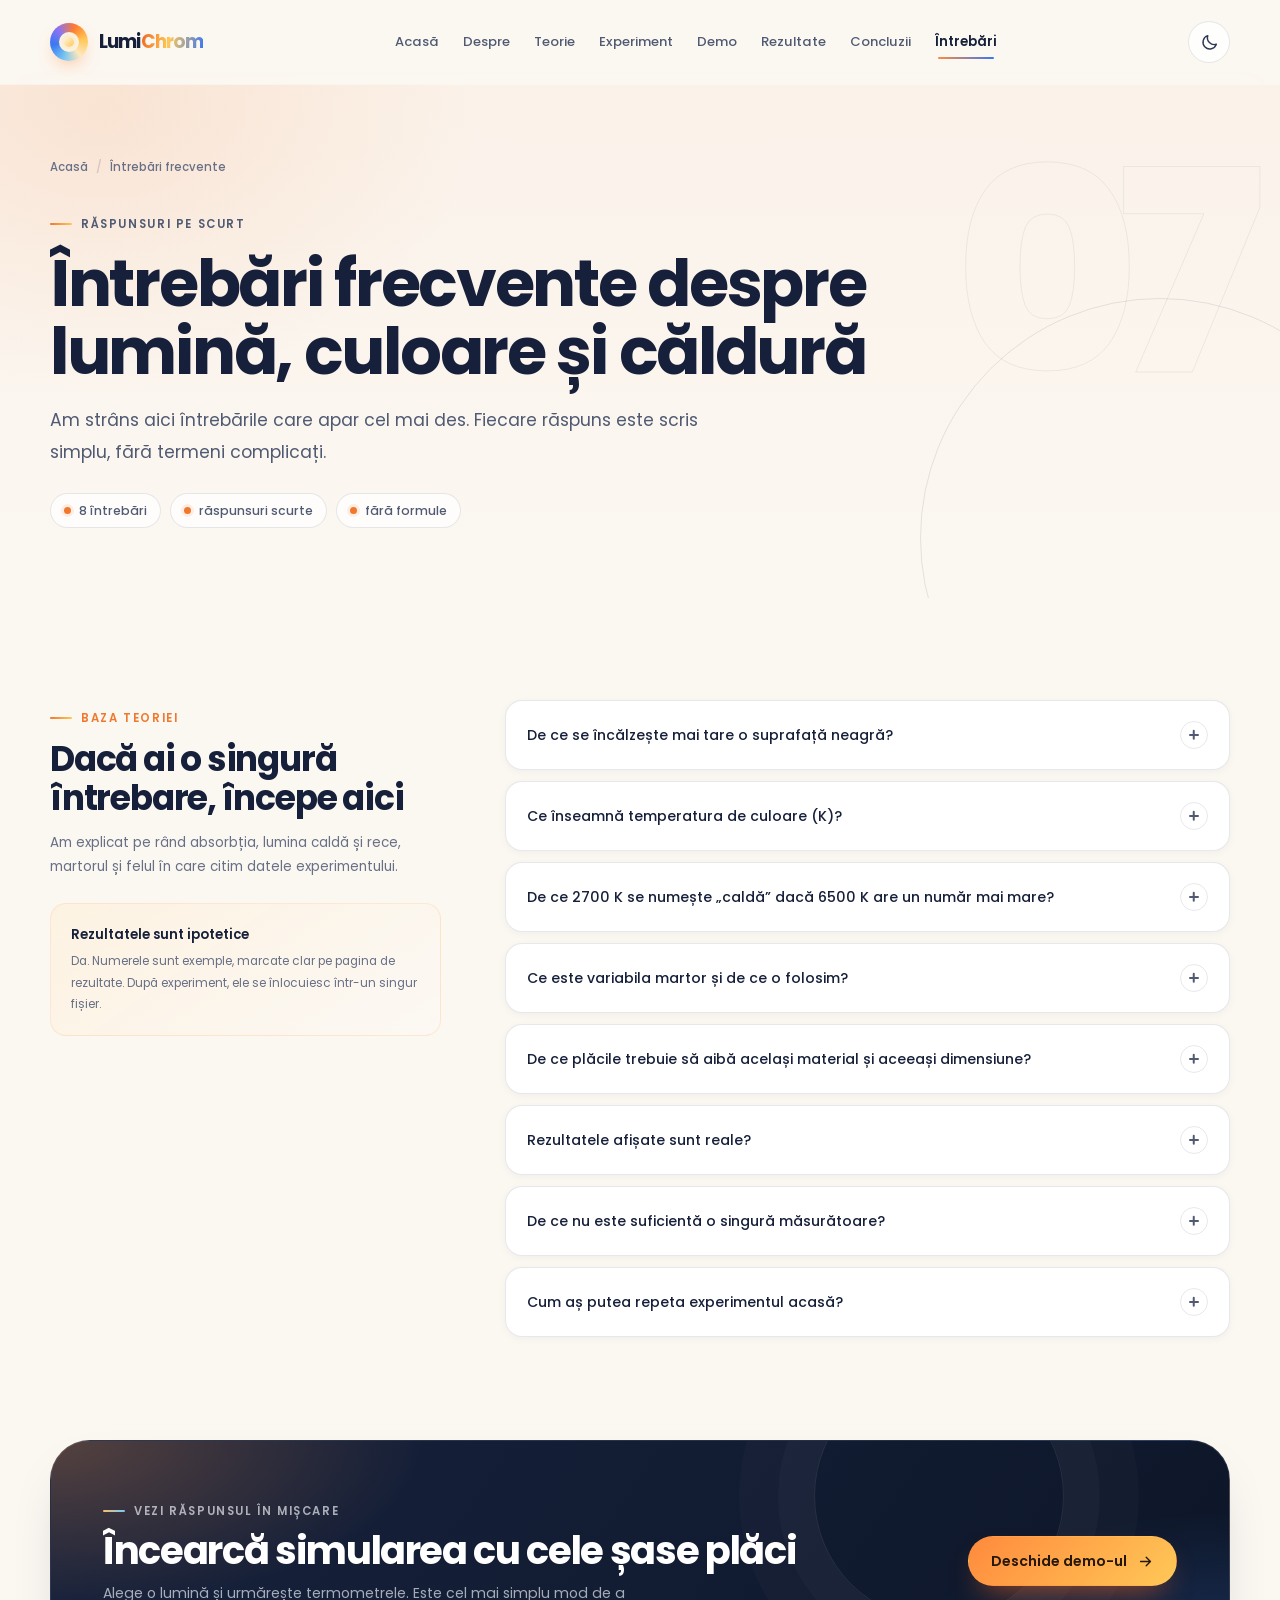
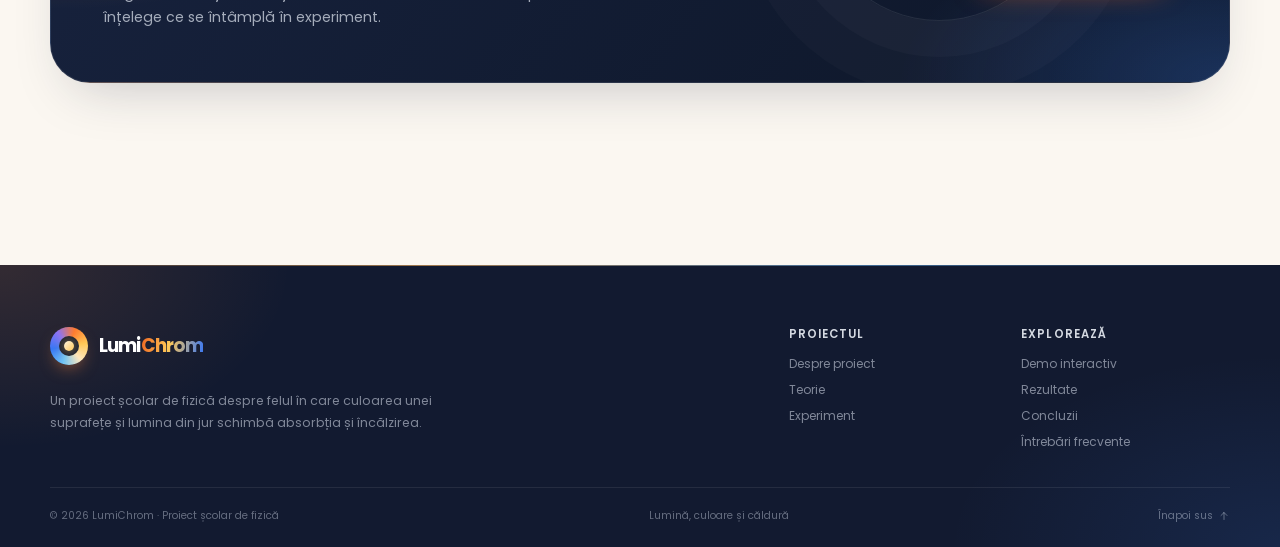
<file: intrebari.html>
<!DOCTYPE html>
<html lang="ro">
<head>
  <meta charset="UTF-8">
  <meta name="viewport" content="width=device-width, initial-scale=1">
  <title>Întrebări frecvente · LumiChrom</title>
  <meta name="description" content="Răspunsuri simple la întrebările frecvente despre absorbția luminii, temperatura de culoare, experiment și datele LumiChrom.">
  <meta name="theme-color" content="#fbf7f1">
  <link rel="icon" href="assets/img/favicon.svg" type="image/svg+xml">
  <link rel="preconnect" href="https://fonts.googleapis.com">
  <link rel="preconnect" href="https://fonts.gstatic.com" crossorigin>
  <link href="https://fonts.googleapis.com/css2?family=Poppins:wght@400;500;600;700;800&display=swap" rel="stylesheet">
  <link rel="stylesheet" href="assets/css/style.css">
  <script>
    (function () {
      document.documentElement.classList.add("js");
      try {
        var saved = localStorage.getItem("lumichrom-theme");
        document.documentElement.dataset.theme = saved === "dark" ? "dark" : "light";
      } catch (error) {
        document.documentElement.dataset.theme = "light";
      }
    })();
  </script>
</head>
<body class="page-intrebari">
  <a class="skip-link" href="#main">Sari la conținut</a>
  <div class="scroll-progress" aria-hidden="true"></div>

  <header class="site-header">
    <div class="container nav-shell">
      <a class="brand" href="index.html" aria-label="LumiChrom — pagina principală">
        <span class="brand-mark" aria-hidden="true"></span>
        <span class="brand-text">Lumi<span>Chrom</span></span>
      </a>
      <nav class="main-nav" id="mainNav" aria-label="Meniu principal">
        <a href="index.html">Acasă</a>
        <a href="despre.html">Despre</a>
        <a href="teorie.html">Teorie</a>
        <a href="experiment.html">Experiment</a>
        <a href="demo.html">Demo</a>
        <a href="rezultate.html">Rezultate</a>
        <a href="concluzii.html">Concluzii</a>
        <a href="intrebari.html" class="is-active" aria-current="page">Întrebări</a>
      </nav>
      <div class="nav-actions">
        <button class="icon-button theme-toggle" type="button" aria-label="Comută la modul întunecat" aria-pressed="false">
          <svg class="icon-moon" viewBox="0 0 24 24" fill="none" stroke="currentColor" stroke-width="1.8" stroke-linecap="round" stroke-linejoin="round" aria-hidden="true">
            <path d="M20.6 14.2A8.6 8.6 0 0 1 9.8 3.4 8.6 8.6 0 1 0 20.6 14.2Z"/>
          </svg>
          <svg class="icon-sun" viewBox="0 0 24 24" fill="none" stroke="currentColor" stroke-width="1.8" stroke-linecap="round" stroke-linejoin="round" aria-hidden="true">
            <circle cx="12" cy="12" r="4"/>
            <path d="M12 2v2M12 20v2M4.9 4.9l1.4 1.4M17.7 17.7l1.4 1.4M2 12h2M20 12h2M4.9 19.1l1.4-1.4M17.7 6.3l1.4-1.4"/>
          </svg>
        </button>
        <button class="menu-toggle" type="button" aria-label="Deschide meniul" aria-controls="mainNav" aria-expanded="false">
          <span></span>
        </button>
      </div>
    </div>
  </header>

  <main id="main" class="site-main">
    <section class="page-hero">
      <span class="chapter-mark" aria-hidden="true">07</span>
      <div class="container">
        <nav class="breadcrumb" aria-label="Firimituri">
          <a href="index.html">Acasă</a>
          <span aria-hidden="true">/</span>
          <span aria-current="page">Întrebări frecvente</span>
        </nav>
        <div class="page-hero-inner">
          <span class="eyebrow" data-reveal>Răspunsuri pe scurt</span>
          <h1 data-reveal style="--delay: .05s">Întrebări frecvente despre lumină, culoare și căldură</h1>
          <p class="page-hero-lead" data-reveal style="--delay: .1s">
            Am strâns aici întrebările care apar cel mai des. Fiecare răspuns este scris simplu,
            fără termeni complicați.
          </p>
          <div class="page-hero-meta" data-reveal style="--delay: .15s">
            <span class="chip"><span class="chip-dot"></span>8 întrebări</span>
            <span class="chip"><span class="chip-dot"></span>răspunsuri scurte</span>
            <span class="chip"><span class="chip-dot"></span>fără formule</span>
          </div>
        </div>
      </div>
    </section>

    <section class="section" aria-labelledby="faq-title">
      <div class="container">
        <div class="faq-layout">
          <aside class="faq-aside" data-reveal>
            <span class="section-kicker">Baza teoriei</span>
            <h2 id="faq-title">Dacă ai o singură întrebare, începe aici</h2>
            <p>Am explicat pe rând absorbția, lumina caldă și rece, martorul și felul în care citim datele experimentului.</p>

            <div class="faq-aside-card">
              <strong>Rezultatele sunt ipotetice</strong>
              <p>Da. Numerele sunt exemple, marcate clar pe pagina de rezultate. După experiment, ele se înlocuiesc într-un singur fișier.</p>
            </div>
          </aside>

          <div class="faq-list" data-reveal style="--delay: .08s">
            <details class="faq-item" name="faq">
              <summary>
                De ce se încălzește mai tare o suprafață neagră?
                <span class="faq-icon" aria-hidden="true"></span>
              </summary>
              <div class="faq-answer">
                <p>O suprafață neagră absoarbe cea mai mare parte a luminii care ajunge pe ea. Energia absorbită se transformă în căldură, deci temperatura crește mai mult. O suprafață albă reflectă multă lumină și primește mai puțină energie.</p>
              </div>
            </details>

            <details class="faq-item" name="faq">
              <summary>
                Ce înseamnă temperatura de culoare (K)?
                <span class="faq-icon" aria-hidden="true"></span>
              </summary>
              <div class="faq-answer">
                <p>Temperatura de culoare descrie nuanța luminii și se măsoară în kelvin (K). Ea <strong>nu</strong> arată cât de caldă este lumina la atingere. 2700 K are o nuanță galben-portocalie, 4000 K este alb-neutru, iar 6500 K pare alb-albăstrui.</p>
              </div>
            </details>

            <details class="faq-item" name="faq">
              <summary>
                De ce 2700 K se numește „caldă” dacă 6500 K are un număr mai mare?
                <span class="faq-icon" aria-hidden="true"></span>
              </summary>
              <div class="faq-answer">
                <p>Numele vine din senzația pe care o dă lumina: focurile și becurile vechi, cu nuanță portocalie, au valori mici în kelvin și par „calde”. Lumina albastră a cerului are o valoare mare și pare „rece”. Numărul mai mare înseamnă o nuanță mai albastră, nu o temperatură fizică mai mare.</p>
              </div>
            </details>

            <details class="faq-item" name="faq">
              <summary>
                Ce este variabila martor și de ce o folosim?
                <span class="faq-icon" aria-hidden="true"></span>
              </summary>
              <div class="faq-answer">
                <p>Martorul este măsurătoarea de referință. În proiectul nostru, este <span class="faq-highlight">placa albă sub lumină normală</span>. Ea ne arată cât se încălzește o suprafață care reflectă foarte multă lumină, ca să putem compara celelalte plăci cu un punct stabil.</p>
              </div>
            </details>

            <details class="faq-item" name="faq">
              <summary>
                De ce plăcile trebuie să aibă același material și aceeași dimensiune?
                <span class="faq-icon" aria-hidden="true"></span>
              </summary>
              <div class="faq-answer">
                <p>Materialele diferite absorb și conduc căldura în moduri diferite. Dacă am folosi metal pentru o placă și plastic pentru alta, nu am mai ști dacă diferența de temperatură vine din culoare sau din material. Păstrând plăcile identice, schimbăm doar culoarea.</p>
              </div>
            </details>

            <details class="faq-item" name="faq">
              <summary>
                Rezultatele afișate sunt reale?
                <span class="faq-icon" aria-hidden="true"></span>
              </summary>
              <div class="faq-answer">
                <p>Nu. Toate valorile de pe site sunt <strong>ipotetice, nu măsurate</strong> și sunt marcate clar. Sunt exemple pentru a arăta cum va arăta proiectul după experiment. Datele reale se introduc în fișierul <code>assets/js/data.js</code>, iar tabelul și graficul se actualizează automat.</p>
              </div>
            </details>

            <details class="faq-item" name="faq">
              <summary>
                De ce nu este suficientă o singură măsurătoare?
                <span class="faq-icon" aria-hidden="true"></span>
              </summary>
              <div class="faq-answer">
                <p>O singură citire poate fi influențată de o greșeală mică: termometrul a stat altfel, a intrat un curent de aer sau cronometrul a fost pornit cu întârziere. Repetând de mai multe ori și făcând media, rezultatul devine mai stabil.</p>
              </div>
            </details>

            <details class="faq-item" name="faq">
              <summary>
                Cum aș putea repeta experimentul acasă?
                <span class="faq-icon" aria-hidden="true"></span>
              </summary>
              <div class="faq-answer">
                <p>Folosește șase plăci mici din același material, vopsite în cele șase culori, un bec de birou și un termometru. Păstrează aceeași distanță și aceeași durată pentru fiecare test. Cere ajutorul unui adult când lucrezi cu becuri și nu atinge becul cât este aprins.</p>
              </div>
            </details>
          </div>
        </div>
      </div>
    </section>

    <section class="section section--flush-top">
      <div class="container">
        <div class="cta-panel" data-reveal>
          <div>
            <span class="eyebrow">Vezi răspunsul în mișcare</span>
            <h2>Încearcă simularea cu cele șase plăci</h2>
            <p>Alege o lumină și urmărește termometrele. Este cel mai simplu mod de a înțelege ce se întâmplă în experiment.</p>
          </div>
          <a class="btn btn--primary" href="demo.html">
            Deschide demo-ul
            <svg viewBox="0 0 24 24" fill="none" stroke="currentColor" stroke-width="1.9" stroke-linecap="round" stroke-linejoin="round" aria-hidden="true">
              <path d="M5 12h14M13 6l6 6-6 6"/>
            </svg>
          </a>
        </div>
      </div>
    </section>
  </main>

  <footer class="site-footer">
    <div class="container">
      <div class="footer-top">
        <div class="footer-brand">
          <a class="brand" href="index.html" aria-label="LumiChrom — pagina principală">
            <span class="brand-mark" aria-hidden="true"></span>
            <span class="brand-text">Lumi<span>Chrom</span></span>
          </a>
          <p>Un proiect școlar de fizică despre felul în care culoarea unei suprafețe și lumina din jur schimbă absorbția și încălzirea.</p>
        </div>
        <div class="footer-links">
          <div class="footer-col">
            <h3>Proiectul</h3>
            <nav aria-label="Linkuri despre proiect">
              <a href="despre.html">Despre proiect</a>
              <a href="teorie.html">Teorie</a>
              <a href="experiment.html">Experiment</a>
            </nav>
          </div>
          <div class="footer-col">
            <h3>Explorează</h3>
            <nav aria-label="Linkuri către rezultate și întrebări">
              <a href="demo.html">Demo interactiv</a>
              <a href="rezultate.html">Rezultate</a>
              <a href="concluzii.html">Concluzii</a>
              <a href="intrebari.html">Întrebări frecvente</a>
            </nav>
          </div>
        </div>
      </div>
      <div class="footer-bottom">
        <span>© <span data-year>2026</span> LumiChrom · Proiect școlar de fizică</span>
        <span>Lumină, culoare și căldură</span>
        <a href="#main">
          Înapoi sus
          <svg viewBox="0 0 24 24" fill="none" stroke="currentColor" stroke-width="1.9" stroke-linecap="round" stroke-linejoin="round" aria-hidden="true">
            <path d="M12 19V5M6 11l6-6 6 6"/>
          </svg>
        </a>
      </div>
    </div>
  </footer>

  <script src="assets/js/main.js" defer></script>
</body>
</html>
</file>
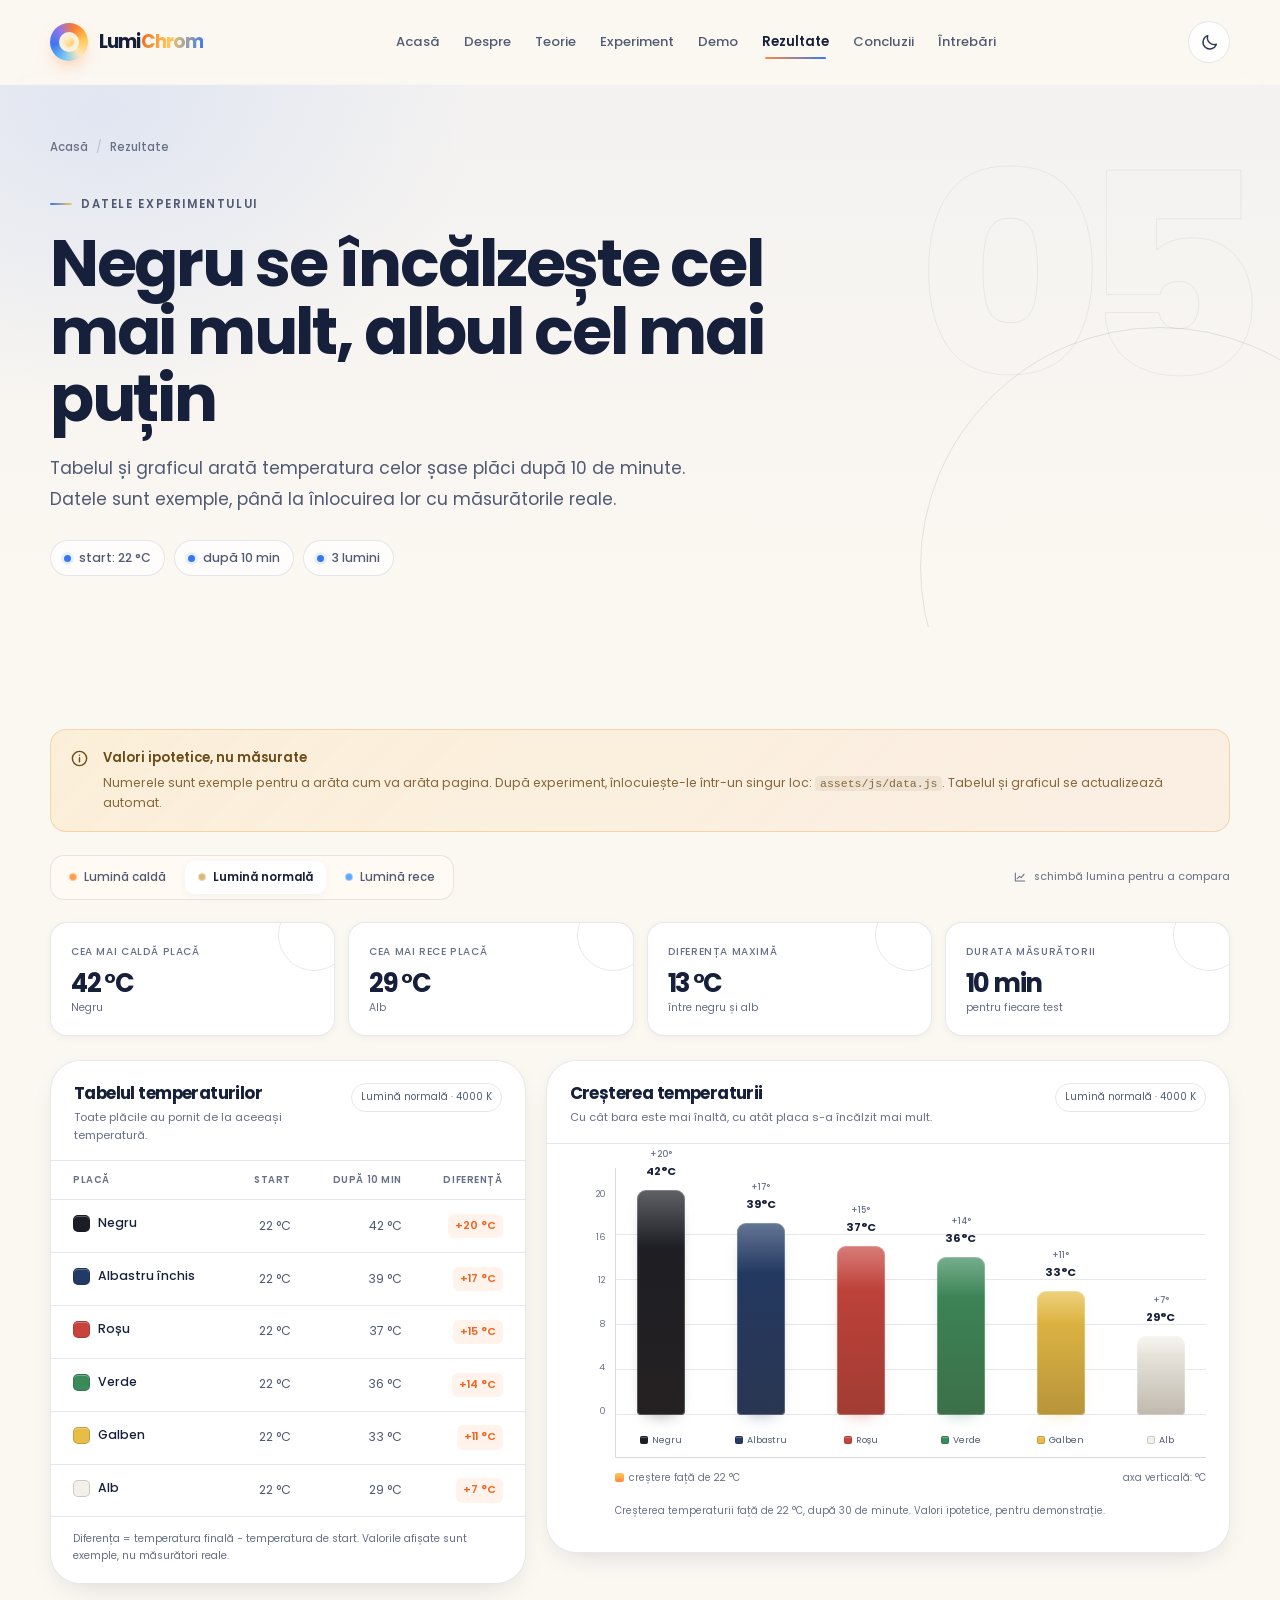
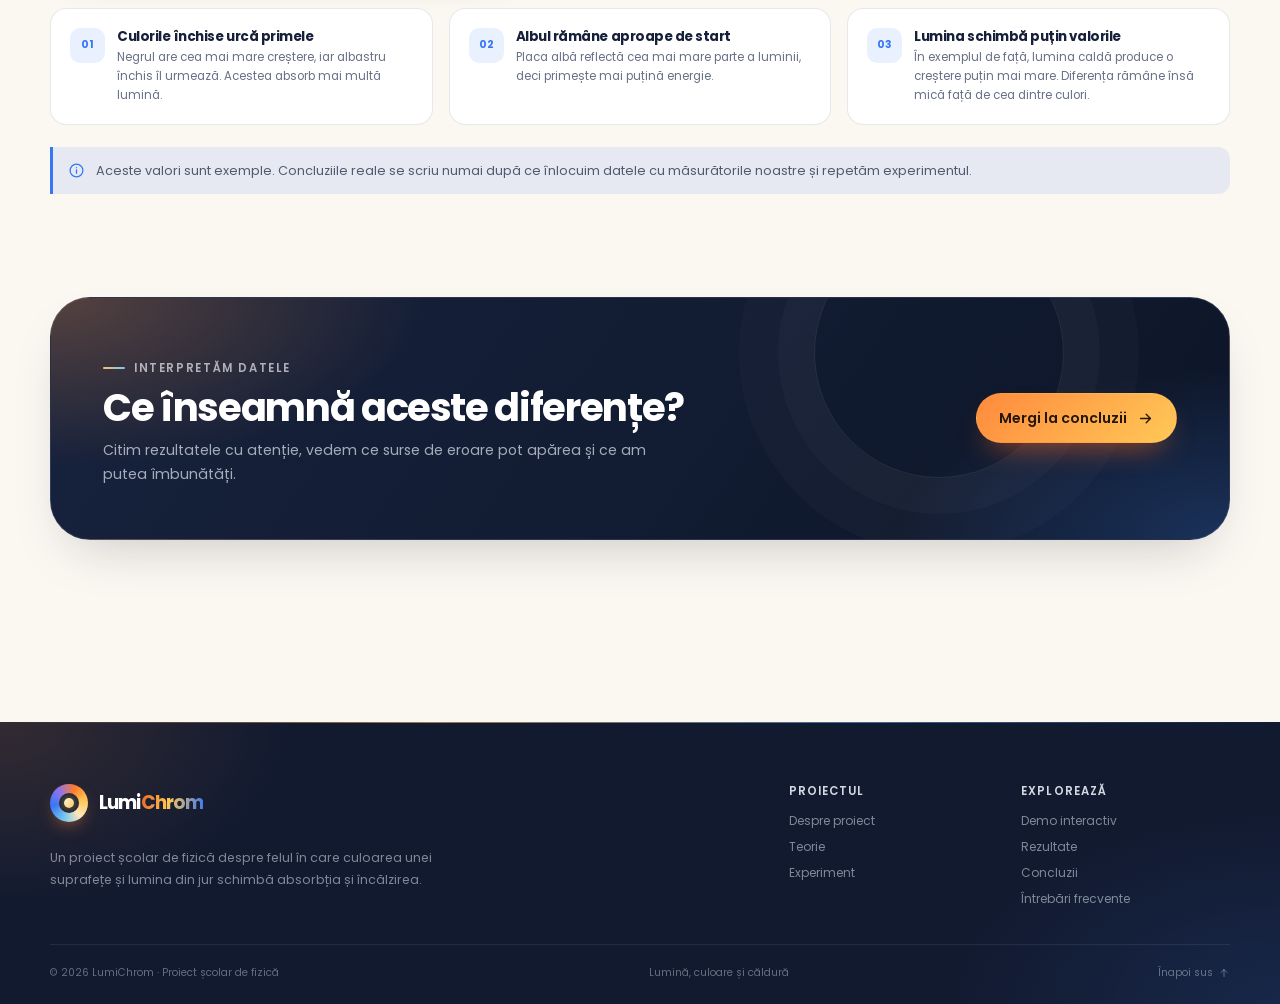
<file: rezultate.html>
<!DOCTYPE html>
<html lang="ro">
<head>
  <meta charset="UTF-8">
  <meta name="viewport" content="width=device-width, initial-scale=1">
  <title>Rezultate · LumiChrom</title>
  <meta name="description" content="Tabel și grafic cu valorile-exemplu ale experimentului LumiChrom: temperatura celor șase plăci după 10 de minute, sub trei tipuri de lumină.">
  <meta name="theme-color" content="#fbf7f1">
  <link rel="icon" href="assets/img/favicon.svg" type="image/svg+xml">
  <link rel="preconnect" href="https://fonts.googleapis.com">
  <link rel="preconnect" href="https://fonts.gstatic.com" crossorigin>
  <link href="https://fonts.googleapis.com/css2?family=Poppins:wght@400;500;600;700;800&display=swap" rel="stylesheet">
  <link rel="stylesheet" href="assets/css/style.css">
  <script>
    (function () {
      document.documentElement.classList.add("js");
      try {
        var saved = localStorage.getItem("lumichrom-theme");
        document.documentElement.dataset.theme = saved === "dark" ? "dark" : "light";
      } catch (error) {
        document.documentElement.dataset.theme = "light";
      }
    })();
  </script>
</head>
<body class="page-rezultate">
  <a class="skip-link" href="#main">Sari la conținut</a>
  <div class="scroll-progress" aria-hidden="true"></div>

  <header class="site-header">
    <div class="container nav-shell">
      <a class="brand" href="index.html" aria-label="LumiChrom — pagina principală">
        <span class="brand-mark" aria-hidden="true"></span>
        <span class="brand-text">Lumi<span>Chrom</span></span>
      </a>
      <nav class="main-nav" id="mainNav" aria-label="Meniu principal">
        <a href="index.html">Acasă</a>
        <a href="despre.html">Despre</a>
        <a href="teorie.html">Teorie</a>
        <a href="experiment.html">Experiment</a>
        <a href="demo.html">Demo</a>
        <a href="rezultate.html" class="is-active" aria-current="page">Rezultate</a>
        <a href="concluzii.html">Concluzii</a>
        <a href="intrebari.html">Întrebări</a>
      </nav>
      <div class="nav-actions">
        <button class="icon-button theme-toggle" type="button" aria-label="Comută la modul întunecat" aria-pressed="false">
          <svg class="icon-moon" viewBox="0 0 24 24" fill="none" stroke="currentColor" stroke-width="1.8" stroke-linecap="round" stroke-linejoin="round" aria-hidden="true">
            <path d="M20.6 14.2A8.6 8.6 0 0 1 9.8 3.4 8.6 8.6 0 1 0 20.6 14.2Z"/>
          </svg>
          <svg class="icon-sun" viewBox="0 0 24 24" fill="none" stroke="currentColor" stroke-width="1.8" stroke-linecap="round" stroke-linejoin="round" aria-hidden="true">
            <circle cx="12" cy="12" r="4"/>
            <path d="M12 2v2M12 20v2M4.9 4.9l1.4 1.4M17.7 17.7l1.4 1.4M2 12h2M20 12h2M4.9 19.1l1.4-1.4M17.7 6.3l1.4-1.4"/>
          </svg>
        </button>
        <button class="menu-toggle" type="button" aria-label="Deschide meniul" aria-controls="mainNav" aria-expanded="false">
          <span></span>
        </button>
      </div>
    </div>
  </header>

  <main id="main" class="site-main">
    <section class="page-hero page-hero--compact">
      <span class="chapter-mark" aria-hidden="true">05</span>
      <div class="container">
        <nav class="breadcrumb" aria-label="Firimituri">
          <a href="index.html">Acasă</a>
          <span aria-hidden="true">/</span>
          <span aria-current="page">Rezultate</span>
        </nav>
        <div class="page-hero-inner">
          <span class="eyebrow" data-reveal>Datele experimentului</span>
          <h1 data-reveal style="--delay: .05s">Negru se încălzește cel mai mult, albul cel mai puțin</h1>
          <p class="page-hero-lead" data-reveal style="--delay: .1s">
            Tabelul și graficul arată temperatura celor șase plăci după 10 de minute.
            Datele sunt exemple, până la înlocuirea lor cu măsurătorile reale.
          </p>
          <div class="page-hero-meta" data-reveal style="--delay: .15s">
            <span class="chip"><span class="chip-dot"></span>start: 22 °C</span>
            <span class="chip"><span class="chip-dot"></span>după 10 min</span>
            <span class="chip"><span class="chip-dot"></span>3 lumini</span>
          </div>
        </div>
      </div>
    </section>

    <section class="section" aria-labelledby="results-title">
      <div class="container">
        <h2 id="results-title" class="sr-only">Tabelul și graficul rezultatelor</h2>

        <div class="data-notice" data-data-notice data-reveal style="margin-bottom:23px;">
          <svg viewBox="0 0 24 24" fill="none" stroke="currentColor" stroke-width="1.8" stroke-linecap="round" stroke-linejoin="round" aria-hidden="true">
            <circle cx="12" cy="12" r="9"/>
            <path d="M12 11v5M12 8h.01"/>
          </svg>
          <div>
            <strong>Valori ipotetice, nu măsurate</strong>
            <p>Numerele sunt exemple pentru a arăta cum va arăta pagina. După experiment, înlocuiește-le într-un singur loc: <code>assets/js/data.js</code>. Tabelul și graficul se actualizează automat.</p>
          </div>
        </div>

        <div class="results-toolbar" data-reveal>
          <div class="results-tabs" role="tablist" aria-label="Alege tipul de lumină">
            <button class="result-tab result-tab--calda" type="button" role="tab" data-result-light="calda" aria-selected="false" aria-controls="tablePanel chartPanel" tabindex="-1">
              <span class="light-dot" aria-hidden="true"></span>
              Lumină caldă
            </button>
            <button class="result-tab result-tab--normala is-active" type="button" role="tab" data-result-light="normala" aria-selected="true" aria-controls="tablePanel chartPanel" tabindex="0">
              <span class="light-dot" aria-hidden="true"></span>
              Lumină normală
            </button>
            <button class="result-tab result-tab--rece" type="button" role="tab" data-result-light="rece" aria-selected="false" aria-controls="tablePanel chartPanel" tabindex="-1">
              <span class="light-dot" aria-hidden="true"></span>
              Lumină rece
            </button>
          </div>
          <span class="results-toolbar__note">
            <svg viewBox="0 0 24 24" fill="none" stroke="currentColor" stroke-width="1.8" stroke-linecap="round" stroke-linejoin="round" aria-hidden="true">
              <path d="M4 19V5M4 19h16"/>
              <path d="m7 15 4-4 3 2 5-6"/>
            </svg>
            schimbă lumina pentru a compara
          </span>
        </div>

        <div class="stats-grid" data-reveal style="--delay: .05s">
          <article class="stat-card">
            <span class="stat-label">Cea mai caldă placă</span>
            <strong class="stat-value" data-stat="hottest">42 °C</strong>
            <span class="stat-note" data-stat="hottest-note">Negru</span>
          </article>
          <article class="stat-card">
            <span class="stat-label">Cea mai rece placă</span>
            <strong class="stat-value" data-stat="coolest">29 °C</strong>
            <span class="stat-note" data-stat="coolest-note">Alb</span>
          </article>
          <article class="stat-card">
            <span class="stat-label">Diferența maximă</span>
            <strong class="stat-value" data-stat="spread">13 °C</strong>
            <span class="stat-note" data-stat="spread-note">între negru și alb</span>
          </article>
          <article class="stat-card">
            <span class="stat-label">Durata măsurătorii</span>
            <strong class="stat-value">10 min</strong>
            <span class="stat-note">pentru fiecare test</span>
          </article>
        </div>

        <div class="results-layout">
          <div class="table-panel" id="tablePanel" role="tabpanel" aria-label="Tabelul rezultatelor" data-reveal>
            <div class="panel-heading">
              <div>
                <h3>Tabelul temperaturilor</h3>
                <p>Toate plăcile au pornit de la aceeași temperatură.</p>
              </div>
              <span class="panel-badge" data-table-light>Lumină normală · 4000 K</span>
            </div>
            <div class="table-wrap">
              <table class="results-table">
                <caption>Temperatura plăcilor colorate înainte și după 10 de minute de expunere la lumină.</caption>
                <thead>
                  <tr>
                    <th scope="col">Placă</th>
                    <th scope="col">Start</th>
                    <th scope="col">După 10 min</th>
                    <th scope="col">Diferență</th>
                  </tr>
                </thead>
                <tbody data-results-body>
                  <!-- Rândurile sunt generate din assets/js/data.js -->
                </tbody>
              </table>
            </div>
            <p class="table-footnote">Diferența = temperatura finală − temperatura de start. Valorile afișate sunt exemple, nu măsurători reale.</p>
          </div>

          <div class="chart-panel" id="chartPanel" role="tabpanel" aria-label="Graficul rezultatelor" data-reveal style="--delay: .08s">
            <div class="panel-heading">
              <div>
                <h3>Creșterea temperaturii</h3>
                <p>Cu cât bara este mai înaltă, cu atât placa s-a încălzit mai mult.</p>
              </div>
              <span class="panel-badge" data-chart-light>Lumină normală · 4000 K</span>
            </div>
            <div class="chart-body">
              <div class="chart-axis" data-chart-axis aria-hidden="true">
                <span>25</span><span>20</span><span>15</span><span>10</span><span>5</span><span>0</span>
              </div>
              <div class="chart-plot" data-chart-plot role="img" aria-label="Grafic cu bare al creșterii temperaturii">
                <!-- Barele sunt generate din assets/js/data.js -->
              </div>
            </div>
            <div class="chart-legend">
              <span><i class="legend-block" aria-hidden="true"></i> creștere față de 22 °C</span>
              <span>axa verticală: °C</span>
            </div>
            <p class="chart-source" data-chart-source>Creșterea temperaturii față de 22 °C, după 10 de minute.</p>
          </div>
        </div>

        <div class="insight-grid" data-reveal>
          <article class="insight-card">
            <span class="insight-card__num" aria-hidden="true">01</span>
            <div>
              <h3>Culorile închise urcă primele</h3>
              <p>Negrul are cea mai mare creștere, iar albastru închis îl urmează. Acestea absorb mai multă lumină.</p>
            </div>
          </article>
          <article class="insight-card">
            <span class="insight-card__num" aria-hidden="true">02</span>
            <div>
              <h3>Albul rămâne aproape de start</h3>
              <p>Placa albă reflectă cea mai mare parte a luminii, deci primește mai puțină energie.</p>
            </div>
          </article>
          <article class="insight-card">
            <span class="insight-card__num" aria-hidden="true">03</span>
            <div>
              <h3>Lumina schimbă puțin valorile</h3>
              <p>În exemplul de față, lumina caldă produce o creștere puțin mai mare. Diferența rămâne însă mică față de cea dintre culori.</p>
            </div>
          </article>
        </div>

        <div class="simple-note" data-reveal>
          <svg viewBox="0 0 24 24" fill="none" stroke="currentColor" stroke-width="1.8" stroke-linecap="round" stroke-linejoin="round" aria-hidden="true">
            <circle cx="12" cy="12" r="9"/>
            <path d="M12 11v5M12 8h.01"/>
          </svg>
          <span>Aceste valori sunt exemple. Concluziile reale se scriu numai după ce înlocuim datele cu măsurătorile noastre și repetăm experimentul.</span>
        </div>
      </div>
    </section>

    <section class="section section--flush-top">
      <div class="container">
        <div class="cta-panel" data-reveal>
          <div>
            <span class="eyebrow">Interpretăm datele</span>
            <h2>Ce înseamnă aceste diferențe?</h2>
            <p>Citim rezultatele cu atenție, vedem ce surse de eroare pot apărea și ce am putea îmbunătăți.</p>
          </div>
          <a class="btn btn--primary" href="concluzii.html">
            Mergi la concluzii
            <svg viewBox="0 0 24 24" fill="none" stroke="currentColor" stroke-width="1.9" stroke-linecap="round" stroke-linejoin="round" aria-hidden="true">
              <path d="M5 12h14M13 6l6 6-6 6"/>
            </svg>
          </a>
        </div>
      </div>
    </section>
  </main>

  <footer class="site-footer">
    <div class="container">
      <div class="footer-top">
        <div class="footer-brand">
          <a class="brand" href="index.html" aria-label="LumiChrom — pagina principală">
            <span class="brand-mark" aria-hidden="true"></span>
            <span class="brand-text">Lumi<span>Chrom</span></span>
          </a>
          <p>Un proiect școlar de fizică despre felul în care culoarea unei suprafețe și lumina din jur schimbă absorbția și încălzirea.</p>
        </div>
        <div class="footer-links">
          <div class="footer-col">
            <h3>Proiectul</h3>
            <nav aria-label="Linkuri despre proiect">
              <a href="despre.html">Despre proiect</a>
              <a href="teorie.html">Teorie</a>
              <a href="experiment.html">Experiment</a>
            </nav>
          </div>
          <div class="footer-col">
            <h3>Explorează</h3>
            <nav aria-label="Linkuri către rezultate și întrebări">
              <a href="demo.html">Demo interactiv</a>
              <a href="rezultate.html">Rezultate</a>
              <a href="concluzii.html">Concluzii</a>
              <a href="intrebari.html">Întrebări frecvente</a>
            </nav>
          </div>
        </div>
      </div>
      <div class="footer-bottom">
        <span>© <span data-year>2026</span> LumiChrom · Proiect școlar de fizică</span>
        <span>Lumină, culoare și căldură</span>
        <a href="#main">
          Înapoi sus
          <svg viewBox="0 0 24 24" fill="none" stroke="currentColor" stroke-width="1.9" stroke-linecap="round" stroke-linejoin="round" aria-hidden="true">
            <path d="M12 19V5M6 11l6-6 6 6"/>
          </svg>
        </a>
      </div>
    </div>
  </footer>

  <script src="assets/js/main.js" defer></script>
  <script src="assets/js/data.js" defer></script>
  <script src="assets/js/results.js" defer></script>
</body>
</html>
</file>
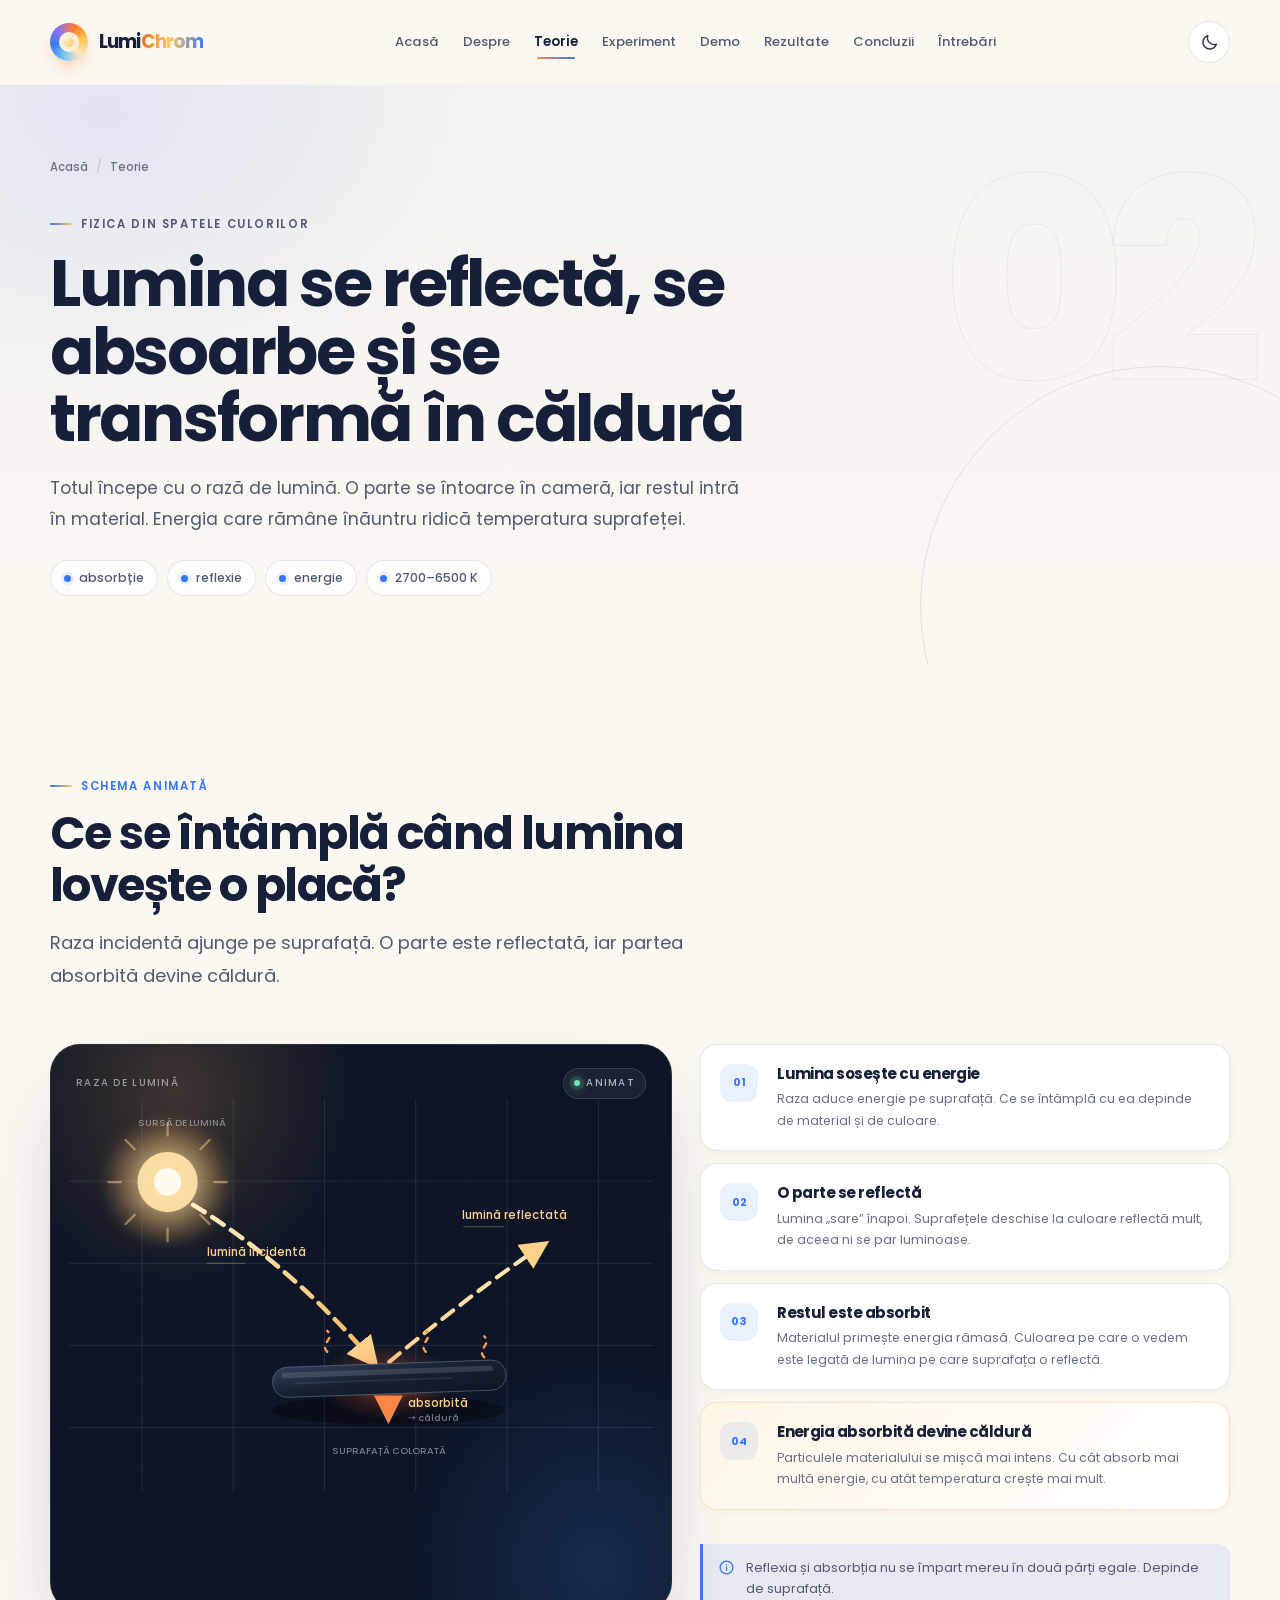
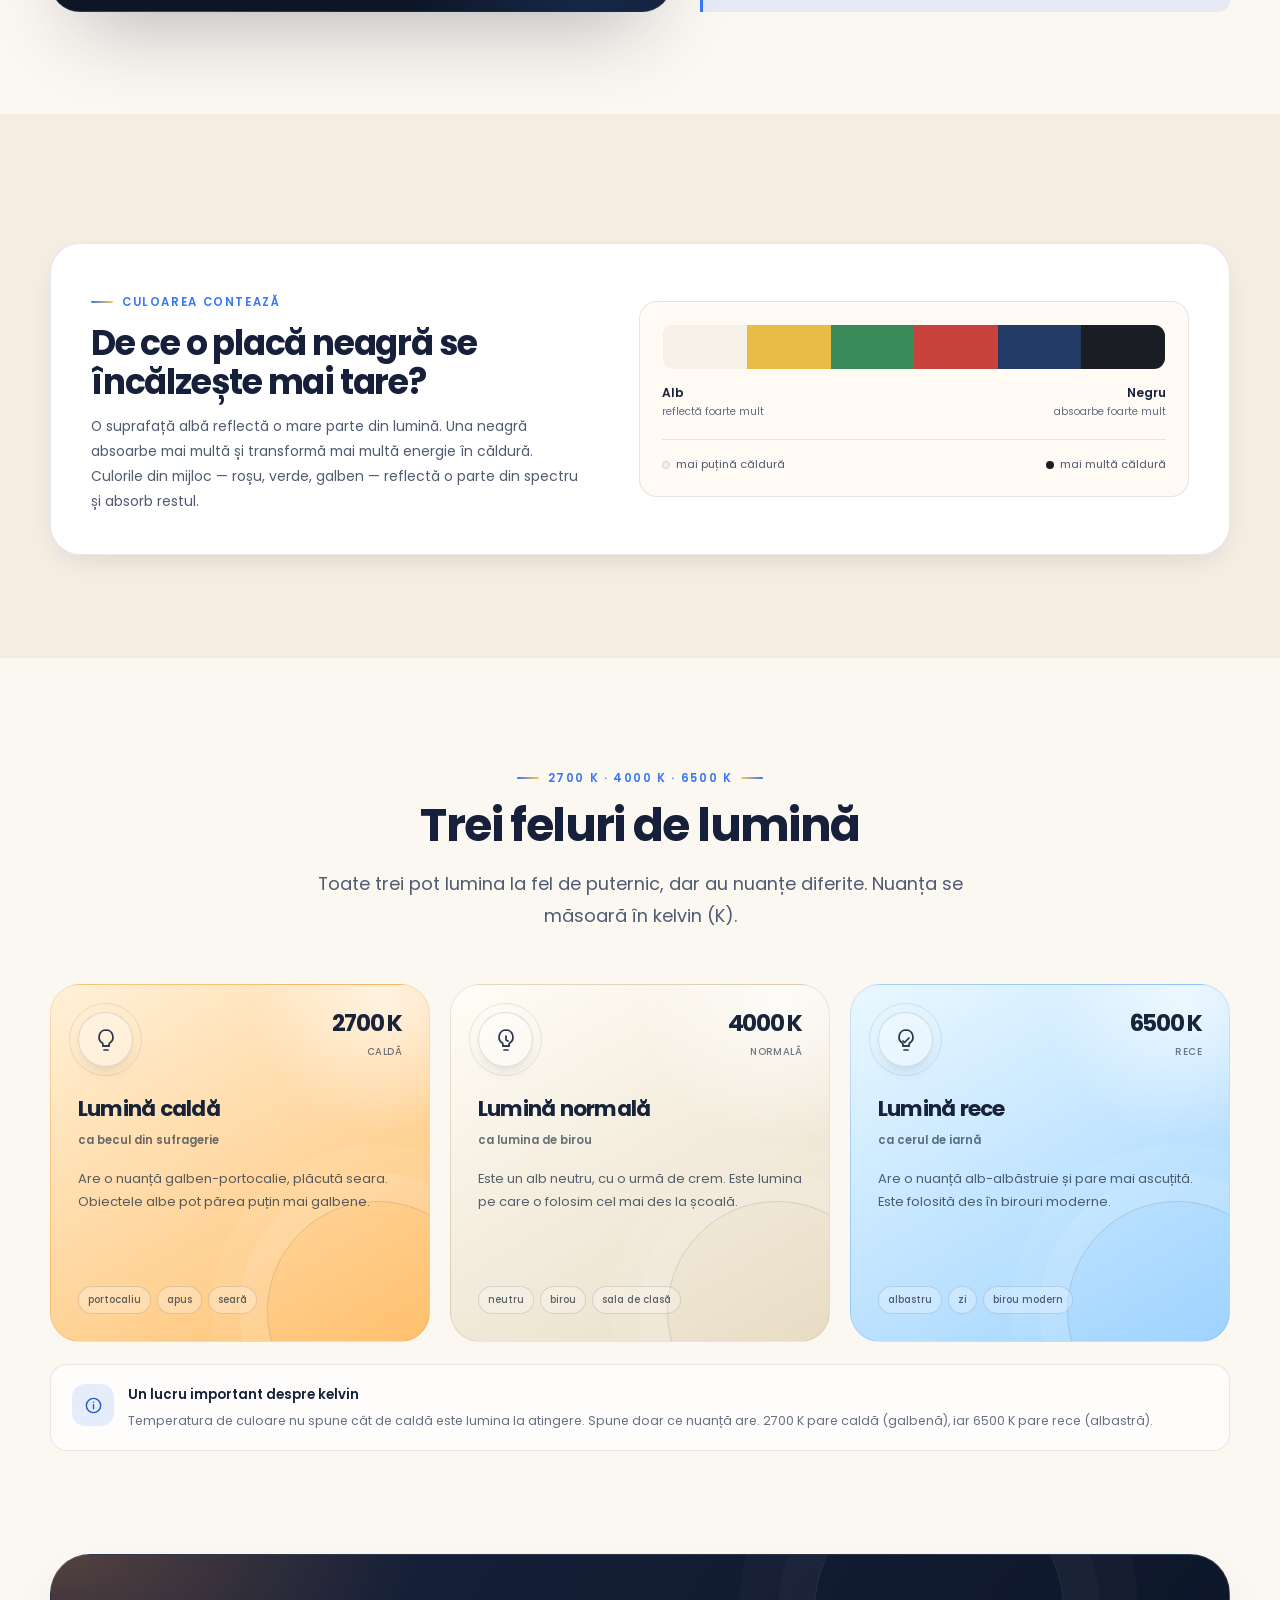
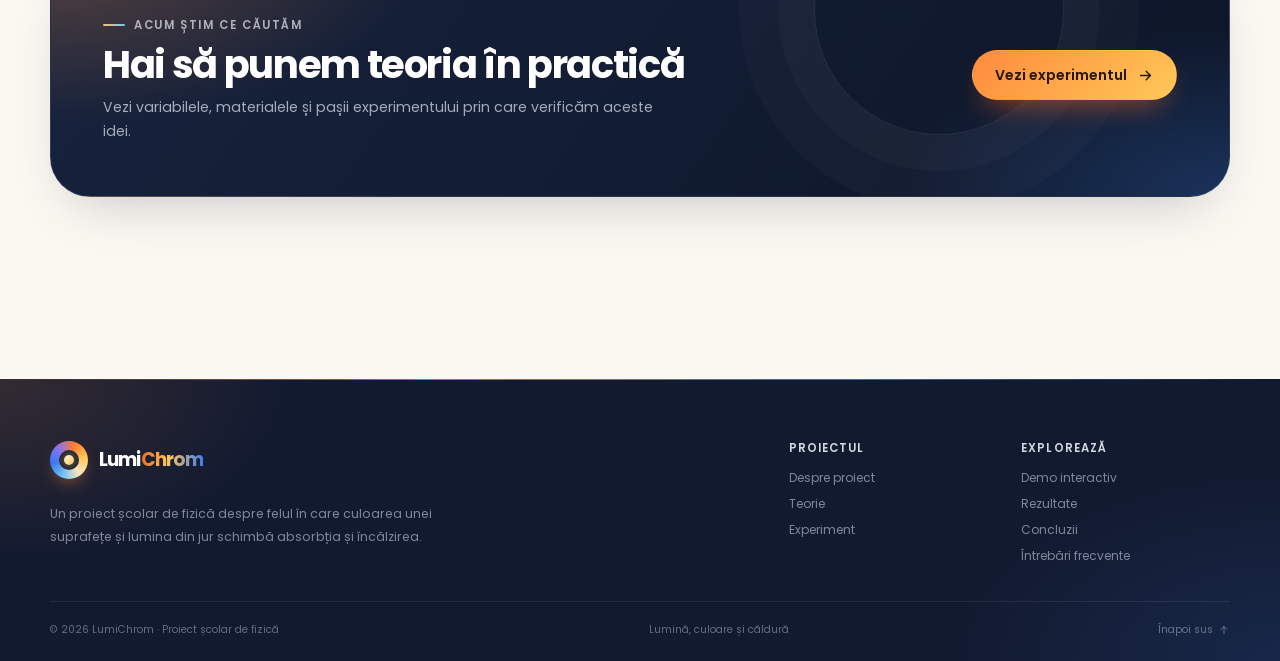
<file: teorie.html>
<!DOCTYPE html>
<html lang="ro">
<head>
  <meta charset="UTF-8">
  <meta name="viewport" content="width=device-width, initial-scale=1">
  <title>Teorie · LumiChrom</title>
  <meta name="description" content="Cum se reflectă și cum este absorbită lumina, de ce culorile închise se încălzesc mai mult și ce înseamnă 2700 K, 4000 K și 6500 K.">
  <meta name="theme-color" content="#fbf7f1">
  <link rel="icon" href="assets/img/favicon.svg" type="image/svg+xml">
  <link rel="preconnect" href="https://fonts.googleapis.com">
  <link rel="preconnect" href="https://fonts.gstatic.com" crossorigin>
  <link href="https://fonts.googleapis.com/css2?family=Poppins:wght@400;500;600;700;800&display=swap" rel="stylesheet">
  <link rel="stylesheet" href="assets/css/style.css">
  <script>
    (function () {
      document.documentElement.classList.add("js");
      try {
        var saved = localStorage.getItem("lumichrom-theme");
        document.documentElement.dataset.theme = saved === "dark" ? "dark" : "light";
      } catch (error) {
        document.documentElement.dataset.theme = "light";
      }
    })();
  </script>
</head>
<body class="page-teorie">
  <a class="skip-link" href="#main">Sari la conținut</a>
  <div class="scroll-progress" aria-hidden="true"></div>

  <header class="site-header">
    <div class="container nav-shell">
      <a class="brand" href="index.html" aria-label="LumiChrom — pagina principală">
        <span class="brand-mark" aria-hidden="true"></span>
        <span class="brand-text">Lumi<span>Chrom</span></span>
      </a>
      <nav class="main-nav" id="mainNav" aria-label="Meniu principal">
        <a href="index.html">Acasă</a>
        <a href="despre.html">Despre</a>
        <a href="teorie.html" class="is-active" aria-current="page">Teorie</a>
        <a href="experiment.html">Experiment</a>
        <a href="demo.html">Demo</a>
        <a href="rezultate.html">Rezultate</a>
        <a href="concluzii.html">Concluzii</a>
        <a href="intrebari.html">Întrebări</a>
      </nav>
      <div class="nav-actions">
        <button class="icon-button theme-toggle" type="button" aria-label="Comută la modul întunecat" aria-pressed="false">
          <svg class="icon-moon" viewBox="0 0 24 24" fill="none" stroke="currentColor" stroke-width="1.8" stroke-linecap="round" stroke-linejoin="round" aria-hidden="true">
            <path d="M20.6 14.2A8.6 8.6 0 0 1 9.8 3.4 8.6 8.6 0 1 0 20.6 14.2Z"/>
          </svg>
          <svg class="icon-sun" viewBox="0 0 24 24" fill="none" stroke="currentColor" stroke-width="1.8" stroke-linecap="round" stroke-linejoin="round" aria-hidden="true">
            <circle cx="12" cy="12" r="4"/>
            <path d="M12 2v2M12 20v2M4.9 4.9l1.4 1.4M17.7 17.7l1.4 1.4M2 12h2M20 12h2M4.9 19.1l1.4-1.4M17.7 6.3l1.4-1.4"/>
          </svg>
        </button>
        <button class="menu-toggle" type="button" aria-label="Deschide meniul" aria-controls="mainNav" aria-expanded="false">
          <span></span>
        </button>
      </div>
    </div>
  </header>

  <main id="main" class="site-main">
    <section class="page-hero">
      <span class="chapter-mark" aria-hidden="true">02</span>
      <div class="container">
        <nav class="breadcrumb" aria-label="Firimituri">
          <a href="index.html">Acasă</a>
          <span aria-hidden="true">/</span>
          <span aria-current="page">Teorie</span>
        </nav>
        <div class="page-hero-inner">
          <span class="eyebrow" data-reveal>Fizica din spatele culorilor</span>
          <h1 data-reveal style="--delay: .05s">Lumina se reflectă, se absoarbe și se transformă în căldură</h1>
          <p class="page-hero-lead" data-reveal style="--delay: .1s">
            Totul începe cu o rază de lumină. O parte se întoarce în cameră, iar restul intră în material.
            Energia care rămâne înăuntru ridică temperatura suprafeței.
          </p>
          <div class="page-hero-meta" data-reveal style="--delay: .15s">
            <span class="chip"><span class="chip-dot"></span>absorbție</span>
            <span class="chip"><span class="chip-dot"></span>reflexie</span>
            <span class="chip"><span class="chip-dot"></span>energie</span>
            <span class="chip"><span class="chip-dot"></span>2700–6500 K</span>
          </div>
        </div>
      </div>
    </section>

    <section class="section" aria-labelledby="ray-title">
      <div class="container">
        <div class="section-head" data-reveal>
          <span class="section-kicker">Schema animată</span>
          <h2 id="ray-title">Ce se întâmplă când lumina lovește o placă?</h2>
          <p class="lead">Raza incidentă ajunge pe suprafață. O parte este reflectată, iar partea absorbită devine căldură.</p>
        </div>

        <div class="theory-grid">
          <div class="ray-demo" data-reveal>
            <div class="ray-demo-head">
              <span>Raza de lumină</span>
              <span class="live-pill"><i aria-hidden="true"></i>animat</span>
            </div>

            <div class="ray-svg-wrap">
              <svg class="ray-svg" viewBox="0 0 640 430" role="img" aria-labelledby="raySvgTitle raySvgDesc">
                <title id="raySvgTitle">O rază de lumină lovește o placă colorată</title>
                <desc id="raySvgDesc">Raza incidentă ajunge pe placă. O parte se reflectă înapoi, iar cealaltă parte este absorbită și se transformă în căldură.</desc>
                <defs>
                  <radialGradient id="lampGlow" cx="50%" cy="50%" r="50%">
                    <stop offset="0" stop-color="#fff9e7" stop-opacity=".95"/>
                    <stop offset=".45" stop-color="#ffd58c" stop-opacity=".55"/>
                    <stop offset="1" stop-color="#ffb157" stop-opacity="0"/>
                  </radialGradient>
                  <linearGradient id="incidentBeam" x1="0" y1="0" x2="1" y2="1">
                    <stop offset="0" stop-color="#fff0c4"/>
                    <stop offset="1" stop-color="#ffb45f"/>
                  </linearGradient>
                  <linearGradient id="reflectedBeam" x1="0" y1="1" x2="1" y2="0">
                    <stop offset="0" stop-color="#ffd38f"/>
                    <stop offset="1" stop-color="#ffe9b8"/>
                  </linearGradient>
                  <linearGradient id="absorbedBeam" x1="0" y1="0" x2="0" y2="1">
                    <stop offset="0" stop-color="#ffc36d"/>
                    <stop offset="1" stop-color="#ff6b3d"/>
                  </linearGradient>
                  <linearGradient id="plateGradient" x1="0" y1="0" x2="1" y2="1">
                    <stop offset="0" stop-color="#33405c"/>
                    <stop offset=".45" stop-color="#182131"/>
                    <stop offset="1" stop-color="#0e1522"/>
                  </linearGradient>
                  <radialGradient id="absorbGlow" cx="50%" cy="50%" r="50%">
                    <stop offset="0" stop-color="#ff9a4e" stop-opacity=".62"/>
                    <stop offset=".55" stop-color="#ff6a35" stop-opacity=".18"/>
                    <stop offset="1" stop-color="#ff6a35" stop-opacity="0"/>
                  </radialGradient>
                  <marker id="arrowWarm" viewBox="0 0 10 10" refX="8" refY="5" markerWidth="7" markerHeight="7" orient="auto">
                    <path d="M0 0 10 5 0 10Z" fill="#ffd18b"/>
                  </marker>
                  <marker id="arrowOrange" viewBox="0 0 10 10" refX="8" refY="5" markerWidth="7" markerHeight="7" orient="auto">
                    <path d="M0 0 10 5 0 10Z" fill="#ff8745"/>
                  </marker>
                  <filter id="softGlow" x="-50%" y="-50%" width="200%" height="200%">
                    <feGaussianBlur stdDeviation="6"/>
                  </filter>
                </defs>

                <!-- Grilă decorativă -->
                <g opacity=".16" stroke="#9fb4d6" stroke-width="1">
                  <path d="M0 90h640M0 180h640M0 270h640M0 360h640"/>
                  <path d="M80 0v430M180 0v430M280 0v430M380 0v430M480 0v430M580 0v430"/>
                </g>

                <!-- Sursa de lumină -->
                <text x="76" y="30" class="label-small">SURSĂ DE LUMINĂ</text>
                <g class="lamp-glow">
                  <circle cx="108" cy="91" r="73" fill="url(#lampGlow)" filter="url(#softGlow)"/>
                  <circle cx="108" cy="91" r="33" fill="#ffe3a7" opacity=".92"/>
                  <circle cx="108" cy="91" r="15" fill="#fffaf0"/>
                </g>
                <g stroke="#ffd18b" stroke-width="2.5" stroke-linecap="round" opacity=".48">
                  <path d="M108 40v-14M108 156v-14M57 91H43M173 91h-14M72 55 62 45M154 137l-10-10M72 127l-10 10M154 45l-10 10"/>
                </g>

                <!-- Raze -->
                <path class="beam-incident" d="M136 116C205 158 281 224 335 290" fill="none" stroke="url(#incidentBeam)" stroke-width="5" stroke-linecap="round" marker-end="url(#arrowWarm)"/>
                <path class="beam-reflected" d="M351 288C402 246 458 201 521 159" fill="none" stroke="url(#reflectedBeam)" stroke-width="4.5" stroke-linecap="round" marker-end="url(#arrowWarm)"/>

                <!-- Placa și energia absorbită -->
                <ellipse cx="350" cy="341" rx="128" ry="16" fill="#000" opacity=".34"/>
                <ellipse class="absorbed-glow" cx="348" cy="310" rx="75" ry="42" fill="url(#absorbGlow)"/>
                <g transform="rotate(-2 351 307)">
                  <rect x="223" y="290" width="256" height="33" rx="16" fill="url(#plateGradient)" stroke="#687895" stroke-opacity=".65"/>
                  <rect x="233" y="296" width="232" height="6" rx="3" fill="#fff" opacity=".13"/>
                  <rect x="247" y="307" width="174" height="2" rx="1" fill="#fff" opacity=".08"/>
                </g>
                <path class="absorbed-arrow" d="M350 306v44" fill="none" stroke="url(#absorbedBeam)" stroke-width="4.5" stroke-linecap="round" marker-end="url(#arrowOrange)"/>

                <!-- Căldură care se ridică -->
                <g fill="none" stroke="#ff9e58" stroke-width="2.6" stroke-linecap="round">
                  <path class="heat-wave" d="M283 277c-9-9 9-14 0-23"/>
                  <path class="heat-wave" d="M391 277c-9-9 9-14 0-23"/>
                  <path class="heat-wave" d="M455 283c-9-9 9-14 0-23"/>
                </g>

                <!-- Etichete -->
                <g stroke="#ffdc9f" stroke-opacity=".35" stroke-width="1">
                  <path d="M151 180h42"/>
                  <path d="M432 140h45"/>
                </g>
                <text x="151" y="172" class="label-warm">lumină incidentă</text>
                <text x="431" y="132" class="label-warm">lumină reflectată</text>
                <text x="371" y="337" class="label-warm">absorbită</text>
                <text x="371" y="353" class="label-small">→ căldură</text>
                <text x="351" y="389" text-anchor="middle" class="label-small">SUPRAFAȚĂ COLORATĂ</text>
              </svg>
            </div>
          </div>

          <div class="theory-steps" data-reveal style="--delay: .1s">
            <article class="theory-step">
              <span class="theory-step-num">01</span>
              <div>
                <h3>Lumina sosește cu energie</h3>
                <p>Raza aduce energie pe suprafață. Ce se întâmplă cu ea depinde de material și de culoare.</p>
              </div>
            </article>
            <article class="theory-step">
              <span class="theory-step-num">02</span>
              <div>
                <h3>O parte se reflectă</h3>
                <p>Lumina „sare” înapoi. Suprafețele deschise la culoare reflectă mult, de aceea ni se par luminoase.</p>
              </div>
            </article>
            <article class="theory-step">
              <span class="theory-step-num">03</span>
              <div>
                <h3>Restul este absorbit</h3>
                <p>Materialul primește energia rămasă. Culoarea pe care o vedem este legată de lumina pe care suprafața o reflectă.</p>
              </div>
            </article>
            <article class="theory-step theory-step--highlight">
              <span class="theory-step-num">04</span>
              <div>
                <h3>Energia absorbită devine căldură</h3>
                <p>Particulele materialului se mișcă mai intens. Cu cât absorb mai multă energie, cu atât temperatura crește mai mult.</p>
              </div>
            </article>
            <div class="simple-note">
              <svg viewBox="0 0 24 24" fill="none" stroke="currentColor" stroke-width="1.8" stroke-linecap="round" stroke-linejoin="round" aria-hidden="true">
                <circle cx="12" cy="12" r="9"/>
                <path d="M12 11v5M12 8h.01"/>
              </svg>
              <span>Reflexia și absorbția nu se împart mereu în două părți egale. Depinde de suprafață.</span>
            </div>
          </div>
        </div>
      </div>
    </section>

    <section class="section section--soft" aria-labelledby="absorb-title">
      <div class="container">
        <div class="absorb-panel surface-card" data-reveal>
          <div class="absorb-copy">
            <span class="section-kicker">Culoarea contează</span>
            <h2 id="absorb-title">De ce o placă neagră se încălzește mai tare?</h2>
            <p>
              O suprafață albă reflectă o mare parte din lumină. Una neagră absoarbe mai multă și transformă
              mai multă energie în căldură. Culorile din mijloc — roșu, verde, galben — reflectă o parte
              din spectru și absorb restul.
            </p>
          </div>

          <div class="absorb-scale">
            <div class="scale-bar" aria-hidden="true">
              <span style="background:#f5f1e7"></span>
              <span style="background:#e7bd45"></span>
              <span style="background:#3b8a5a"></span>
              <span style="background:#c7433c"></span>
              <span style="background:#213a66"></span>
              <span style="background:#1b1d24"></span>
            </div>
            <div class="scale-labels">
              <span><strong>Alb</strong>reflectă foarte mult</span>
              <span style="text-align:right"><strong>Negru</strong>absoarbe foarte mult</span>
            </div>
            <div class="scale-ends">
              <span><i class="scale-dot" style="background:#f5f1e7;border:1px solid #d6d0c4"></i> mai puțină căldură</span>
              <span><i class="scale-dot" style="background:#1b1d24"></i> mai multă căldură</span>
            </div>
          </div>
        </div>
      </div>
    </section>

    <section class="section" aria-labelledby="lights-title">
      <div class="container">
        <div class="section-head section-head--center" data-reveal>
          <span class="section-kicker">2700 K · 4000 K · 6500 K</span>
          <h2 id="lights-title">Trei feluri de lumină</h2>
          <p class="lead">Toate trei pot lumina la fel de puternic, dar au nuanțe diferite. Nuanța se măsoară în kelvin (K).</p>
        </div>

        <div class="light-grid">
          <article class="light-card light-card--warm" data-reveal style="--delay: .04s">
            <div class="light-card__top">
              <span class="light-bulb" aria-hidden="true">
                <svg viewBox="0 0 24 24" fill="none" stroke="currentColor" stroke-width="1.7" stroke-linecap="round" stroke-linejoin="round">
                  <path d="M9 18h6M10 22h4"/>
                  <path d="M12 2a7 7 0 0 0-4 12.7c.6.5 1 1.3 1 2.1V18h6v-1.2c0-.8.4-1.6 1-2.1A7 7 0 0 0 12 2Z"/>
                </svg>
              </span>
              <div class="light-kelvin">
                <strong>2700 K</strong>
                <span>caldă</span>
              </div>
            </div>
            <h3>Lumină caldă</h3>
            <p class="light-subtitle">ca becul din sufragerie</p>
            <p>Are o nuanță galben-portocalie, plăcută seara. Obiectele albe pot părea puțin mai galbene.</p>
            <div class="light-card__foot">
              <span class="light-tag">portocaliu</span>
              <span class="light-tag">apus</span>
              <span class="light-tag">seară</span>
            </div>
          </article>

          <article class="light-card light-card--neutral" data-reveal style="--delay: .12s">
            <div class="light-card__top">
              <span class="light-bulb" aria-hidden="true">
                <svg viewBox="0 0 24 24" fill="none" stroke="currentColor" stroke-width="1.7" stroke-linecap="round" stroke-linejoin="round">
                  <path d="M9 18h6M10 22h4"/>
                  <path d="M12 2a7 7 0 0 0-4 12.7c.6.5 1 1.3 1 2.1V18h6v-1.2c0-.8.4-1.6 1-2.1A7 7 0 0 0 12 2Z"/>
                  <path d="M12 8v4l2 1"/>
                </svg>
              </span>
              <div class="light-kelvin">
                <strong>4000 K</strong>
                <span>normală</span>
              </div>
            </div>
            <h3>Lumină normală</h3>
            <p class="light-subtitle">ca lumina de birou</p>
            <p>Este un alb neutru, cu o urmă de crem. Este lumina pe care o folosim cel mai des la școală.</p>
            <div class="light-card__foot">
              <span class="light-tag">neutru</span>
              <span class="light-tag">birou</span>
              <span class="light-tag">sala de clasă</span>
            </div>
          </article>

          <article class="light-card light-card--cool" data-reveal style="--delay: .2s">
            <div class="light-card__top">
              <span class="light-bulb" aria-hidden="true">
                <svg viewBox="0 0 24 24" fill="none" stroke="currentColor" stroke-width="1.7" stroke-linecap="round" stroke-linejoin="round">
                  <path d="M9 18h6M10 22h4"/>
                  <path d="M12 2a7 7 0 0 0-4 12.7c.6.5 1 1.3 1 2.1V18h6v-1.2c0-.8.4-1.6 1-2.1A7 7 0 0 0 12 2Z"/>
                  <path d="m9 13 1.5 1.5L15 10"/>
                </svg>
              </span>
              <div class="light-kelvin">
                <strong>6500 K</strong>
                <span>rece</span>
              </div>
            </div>
            <h3>Lumină rece</h3>
            <p class="light-subtitle">ca cerul de iarnă</p>
            <p>Are o nuanță alb-albăstruie și pare mai ascuțită. Este folosită des în birouri moderne.</p>
            <div class="light-card__foot">
              <span class="light-tag">albastru</span>
              <span class="light-tag">zi</span>
              <span class="light-tag">birou modern</span>
            </div>
          </article>
        </div>

        <div class="kelvin-note" data-reveal>
          <span class="icon-badge icon-badge--blue" aria-hidden="true">
            <svg viewBox="0 0 24 24" fill="none" stroke="currentColor" stroke-width="1.8" stroke-linecap="round" stroke-linejoin="round">
              <circle cx="12" cy="12" r="9"/>
              <path d="M12 11v5M12 8h.01"/>
            </svg>
          </span>
          <div>
            <strong>Un lucru important despre kelvin</strong>
            <p>Temperatura de culoare nu spune cât de caldă este lumina la atingere. Spune doar ce nuanță are. 2700 K pare caldă (galbenă), iar 6500 K pare rece (albastră).</p>
          </div>
        </div>
      </div>
    </section>

    <section class="section section--flush-top">
      <div class="container">
        <div class="cta-panel" data-reveal>
          <div>
            <span class="eyebrow">Acum știm ce căutăm</span>
            <h2>Hai să punem teoria în practică</h2>
            <p>Vezi variabilele, materialele și pașii experimentului prin care verificăm aceste idei.</p>
          </div>
          <a class="btn btn--primary" href="experiment.html">
            Vezi experimentul
            <svg viewBox="0 0 24 24" fill="none" stroke="currentColor" stroke-width="1.9" stroke-linecap="round" stroke-linejoin="round" aria-hidden="true">
              <path d="M5 12h14M13 6l6 6-6 6"/>
            </svg>
          </a>
        </div>
      </div>
    </section>
  </main>

  <footer class="site-footer">
    <div class="container">
      <div class="footer-top">
        <div class="footer-brand">
          <a class="brand" href="index.html" aria-label="LumiChrom — pagina principală">
            <span class="brand-mark" aria-hidden="true"></span>
            <span class="brand-text">Lumi<span>Chrom</span></span>
          </a>
          <p>Un proiect școlar de fizică despre felul în care culoarea unei suprafețe și lumina din jur schimbă absorbția și încălzirea.</p>
        </div>
        <div class="footer-links">
          <div class="footer-col">
            <h3>Proiectul</h3>
            <nav aria-label="Linkuri despre proiect">
              <a href="despre.html">Despre proiect</a>
              <a href="teorie.html">Teorie</a>
              <a href="experiment.html">Experiment</a>
            </nav>
          </div>
          <div class="footer-col">
            <h3>Explorează</h3>
            <nav aria-label="Linkuri către rezultate și întrebări">
              <a href="demo.html">Demo interactiv</a>
              <a href="rezultate.html">Rezultate</a>
              <a href="concluzii.html">Concluzii</a>
              <a href="intrebari.html">Întrebări frecvente</a>
            </nav>
          </div>
        </div>
      </div>
      <div class="footer-bottom">
        <span>© <span data-year>2026</span> LumiChrom · Proiect școlar de fizică</span>
        <span>Lumină, culoare și căldură</span>
        <a href="#main">
          Înapoi sus
          <svg viewBox="0 0 24 24" fill="none" stroke="currentColor" stroke-width="1.9" stroke-linecap="round" stroke-linejoin="round" aria-hidden="true">
            <path d="M12 19V5M6 11l6-6 6 6"/>
          </svg>
        </a>
      </div>
    </div>
  </footer>

  <script src="assets/js/main.js" defer></script>
</body>
</html>
</file>
<file: assets/css/style.css>
/* ============================================================
   LumiChrom — stiluri comune
   Organizare:
   01. Variabile și resetare
   02. Tipografie și utilitare
   03. Header, meniu și progres
   04. Butoane
   05. Hero (Acasă)
   06. Componente comune
   07. Pagina Acasă
   08. Pagina Despre
   09. Pagina Teorie
   10. Pagina Experiment
   11. Pagina Demo
   12. Pagina Rezultate
   13. Pagina Concluzii
   14. Pagina Întrebări
   15. Footer
   16. Responsive
   17. Mișcare redusă
   ============================================================ */

/* 01. Variabile și resetare
   ------------------------------------------------------------ */
:root {
  color-scheme: light;

  --bg: #fbf7f1;
  --bg-soft: #f5ede2;
  --surface: rgba(255, 255, 255, 0.74);
  --surface-solid: #ffffff;
  --surface-2: #fffaf3;
  --surface-3: #f6efe5;

  --ink: #17203a;
  --ink-2: #2d3954;
  --muted: #687086;
  --muted-strong: #505a72;
  --line: rgba(23, 32, 58, 0.1);
  --line-strong: rgba(23, 32, 58, 0.17);

  --orange: #ff8a3d;
  --orange-deep: #ef6420;
  --amber: #ffc857;
  --cream: #ffe7bc;
  --sky: #7cc9f7;
  --blue: #3777f6;
  --blue-deep: #2258c9;
  --navy: #121a30;
  --green: #35a878;
  --red: #e45c55;
  --purple: #8b72f4;

  --gradient-warm: linear-gradient(135deg, #ff8a3d 0%, #ffc857 100%);
  --gradient-cool: linear-gradient(135deg, #76c9f8 0%, #3777f6 100%);
  --gradient-spectrum: linear-gradient(90deg, #ff7a2f 0%, #ffbd4a 25%, #ffe8bf 45%, #dff2ff 65%, #71c5f6 82%, #3777f6 100%);

  --font-sans: "Poppins", "Segoe UI", system-ui, -apple-system, BlinkMacSystemFont, sans-serif;
  --shadow-xs: 0 2px 8px rgba(25, 34, 57, 0.04);
  --shadow-sm: 0 10px 30px -14px rgba(25, 34, 57, 0.2);
  --shadow-md: 0 24px 55px -24px rgba(25, 34, 57, 0.26);
  --shadow-lg: 0 38px 80px -30px rgba(21, 31, 56, 0.32);

  --radius-sm: 14px;
  --radius-md: 22px;
  --radius-lg: 30px;
  --radius-xl: 40px;

  --nav-h: 84px;
  --container: 1180px;
  --ease: cubic-bezier(0.16, 1, 0.3, 1);
  --ease-soft: cubic-bezier(0.25, 0.46, 0.45, 0.94);

  --page-accent: var(--orange);
  --page-accent-soft: rgba(255, 138, 61, 0.14);
}

[data-theme="dark"] {
  color-scheme: dark;
  --bg: #0a101e;
  --bg-soft: #0d1526;
  --surface: rgba(18, 27, 47, 0.76);
  --surface-solid: #121b2f;
  --surface-2: #0f182a;
  --surface-3: #182338;

  --ink: #f5f7fc;
  --ink-2: #dbe3f1;
  --muted: #9ca9bf;
  --muted-strong: #b5c0d3;
  --line: rgba(255, 255, 255, 0.09);
  --line-strong: rgba(255, 255, 255, 0.16);

  --shadow-xs: 0 2px 8px rgba(0, 0, 0, 0.16);
  --shadow-sm: 0 12px 30px -14px rgba(0, 0, 0, 0.5);
  --shadow-md: 0 26px 55px -24px rgba(0, 0, 0, 0.62);
  --shadow-lg: 0 38px 90px -28px rgba(0, 0, 0, 0.72);

  --page-accent-soft: rgba(255, 255, 255, 0.06);
}

/* Accentul fiecărei pagini */
.page-despre {
  --page-accent: #f0782e;
  --page-accent-soft: rgba(240, 120, 46, 0.12);
}

.page-teorie {
  --page-accent: #3777f6;
  --page-accent-soft: rgba(55, 119, 246, 0.1);
}

.page-experiment {
  --page-accent: #27966b;
  --page-accent-soft: rgba(39, 150, 107, 0.1);
}

.page-demo {
  --page-accent: #f0782e;
  --page-accent-soft: rgba(240, 120, 46, 0.12);
}

.page-rezultate {
  --page-accent: #3777f6;
  --page-accent-soft: rgba(55, 119, 246, 0.1);
}

.page-concluzii {
  --page-accent: #7a5fe0;
  --page-accent-soft: rgba(122, 95, 224, 0.1);
}

.page-intrebari {
  --page-accent: #f0782e;
  --page-accent-soft: rgba(240, 120, 46, 0.12);
}

*,
*::before,
*::after {
  box-sizing: border-box;
}

html {
  scroll-behavior: smooth;
  scroll-padding-top: calc(var(--nav-h) + 24px);
  -webkit-text-size-adjust: 100%;
}

body {
  margin: 0;
  min-height: 100vh;
  overflow-x: hidden;
  background: var(--bg);
  color: var(--ink);
  font-family: var(--font-sans);
  font-size: 16px;
  line-height: 1.7;
  font-weight: 400;
  text-rendering: optimizeLegibility;
  -webkit-font-smoothing: antialiased;
}

body.menu-open {
  overflow: hidden;
}

.nav-scrim {
  position: fixed;
  inset: 0;
  z-index: 985;
  display: none;
  background: rgba(10, 16, 30, 0.28);
  -webkit-backdrop-filter: blur(3px);
  backdrop-filter: blur(3px);
  opacity: 0;
  transition: opacity 0.25s ease;
}

body.menu-open .nav-scrim {
  display: block;
  opacity: 1;
}

body.page-leaving {
  opacity: 0;
  transform: translateY(6px);
  transition: opacity 0.24s ease, transform 0.24s ease;
  animation: none;
}

.js body {
  animation: pageIn 0.55s var(--ease-soft) both;
}

.js body.page-leaving {
  animation: none;
  opacity: 0;
}

@keyframes pageIn {
  from { opacity: 0; transform: translateY(8px); }
  to { opacity: 1; transform: translateY(0); }
}

::selection {
  background: rgba(255, 138, 61, 0.26);
  color: var(--ink);
}

:focus-visible {
  outline: 3px solid rgba(55, 119, 246, 0.72);
  outline-offset: 3px;
  border-radius: 6px;
}

img,
svg {
  display: block;
  max-width: 100%;
}

button,
input,
select,
textarea {
  font: inherit;
  color: inherit;
}

button {
  border: 0;
  background: none;
  cursor: pointer;
}

a {
  color: inherit;
  text-decoration: none;
}

p,
h1,
h2,
h3,
h4,
ul,
ol,
blockquote {
  margin-top: 0;
}

ul,
ol {
  padding-left: 1.15rem;
}

hr {
  border: 0;
  border-top: 1px solid var(--line);
}

/* 02. Tipografie și utilitare
   ------------------------------------------------------------ */
.container {
  width: min(var(--container), calc(100% - 48px));
  margin-inline: auto;
}

.site-main {
  padding-top: var(--nav-h);
}

.section {
  position: relative;
  padding: clamp(68px, 8vw, 108px) 0;
}

.section--tight {
  padding: clamp(48px, 6vw, 76px) 0;
}

.section--soft {
  background: var(--bg-soft);
}

.section--flush-top {
  padding-top: 0;
}

h1,
h2,
h3,
h4 {
  color: var(--ink);
  font-weight: 700;
  line-height: 1.12;
  letter-spacing: -0.035em;
}

h1 {
  font-size: clamp(2.65rem, 5.3vw, 4.4rem);
  margin-bottom: 0.55em;
}

h2 {
  font-size: clamp(2rem, 3.6vw, 3.15rem);
  margin-bottom: 0.5em;
}

h3 {
  font-size: clamp(1.12rem, 1.55vw, 1.4rem);
  line-height: 1.3;
  margin-bottom: 0.55em;
}

h4 {
  font-size: 1rem;
  line-height: 1.4;
  letter-spacing: -0.01em;
}

p {
  margin-bottom: 1rem;
}

strong {
  font-weight: 600;
}

.lead {
  max-width: 670px;
  color: var(--muted-strong);
  font-size: clamp(1.02rem, 1.4vw, 1.18rem);
  line-height: 1.8;
}

.eyebrow,
.section-kicker {
  display: inline-flex;
  align-items: center;
  gap: 9px;
  margin-bottom: 18px;
  color: var(--muted-strong);
  font-size: 0.72rem;
  font-weight: 600;
  letter-spacing: 0.14em;
  line-height: 1.4;
  text-transform: uppercase;
}

.eyebrow::before,
.section-kicker::before {
  width: 22px;
  height: 2px;
  border-radius: 99px;
  background: linear-gradient(90deg, var(--page-accent), var(--amber));
  content: "";
}

.section-kicker {
  margin-bottom: 14px;
  color: var(--page-accent);
}

.section-head {
  max-width: 760px;
  margin-bottom: clamp(34px, 4.5vw, 52px);
}

.section-head--center {
  margin-inline: auto;
  text-align: center;
}

.section-head--center .section-kicker {
  justify-content: center;
}

.section-head--center .section-kicker::after {
  width: 22px;
  height: 2px;
  border-radius: 99px;
  background: linear-gradient(90deg, var(--amber), var(--page-accent));
  content: "";
}

.section-head--center .lead {
  margin-inline: auto;
}

.section-head h2 {
  margin-bottom: 16px;
}

.section-head p:last-child {
  margin-bottom: 0;
}

.text-gradient {
  background: var(--gradient-warm);
  -webkit-background-clip: text;
  background-clip: text;
  color: transparent;
}

.spectrum-text {
  background: linear-gradient(100deg, var(--orange-deep) 0%, var(--amber) 30%, var(--sky) 68%, var(--blue-deep) 100%);
  -webkit-background-clip: text;
  background-clip: text;
  color: transparent;
}

.sr-only {
  position: absolute !important;
  width: 1px;
  height: 1px;
  padding: 0;
  margin: -1px;
  overflow: hidden;
  clip: rect(0, 0, 0, 0);
  white-space: nowrap;
  border: 0;
}

.skip-link {
  position: fixed;
  top: 12px;
  left: 12px;
  z-index: 3000;
  padding: 12px 18px;
  border-radius: 10px;
  background: var(--navy);
  color: #fff;
  font-size: 0.85rem;
  font-weight: 600;
  transform: translateY(-160%);
  transition: transform 0.2s ease;
}

.skip-link:focus {
  transform: translateY(0);
}

.surface-card {
  background: var(--surface-solid);
  border: 1px solid var(--line);
  border-radius: var(--radius-lg);
  box-shadow: var(--shadow-sm);
}

.icon-badge {
  display: grid;
  place-items: center;
  width: 52px;
  height: 52px;
  flex: 0 0 auto;
  border-radius: 17px;
  background: var(--page-accent-soft);
  color: var(--page-accent);
}

.icon-badge svg {
  width: 24px;
  height: 24px;
}

.icon-badge--warm {
  background: rgba(255, 138, 61, 0.14);
  color: var(--orange-deep);
}

.icon-badge--blue {
  background: rgba(55, 119, 246, 0.12);
  color: var(--blue-deep);
}

[data-theme="dark"] .icon-badge--blue {
  color: #8fc4ff;
}

.icon-badge--green {
  background: rgba(53, 168, 120, 0.13);
  color: #27865f;
}

[data-theme="dark"] .icon-badge--green {
  color: #6bd6a9;
}

.chip-row {
  display: flex;
  flex-wrap: wrap;
  gap: 10px;
}

.chip {
  display: inline-flex;
  align-items: center;
  gap: 8px;
  padding: 8px 13px;
  border: 1px solid var(--line);
  border-radius: 999px;
  background: var(--surface);
  color: var(--muted-strong);
  font-size: 0.77rem;
  font-weight: 500;
  line-height: 1.4;
}

.chip strong {
  color: var(--ink);
}

.chip-dot {
  width: 7px;
  height: 7px;
  flex: 0 0 auto;
  border-radius: 50%;
  background: var(--page-accent);
  box-shadow: 0 0 0 3px var(--page-accent-soft);
}

.chip--warm { background: rgba(255, 138, 61, 0.1); border-color: rgba(255, 138, 61, 0.22); }
.chip--normal { background: rgba(255, 200, 87, 0.12); border-color: rgba(200, 150, 44, 0.2); }
.chip--cool { background: rgba(55, 119, 246, 0.09); border-color: rgba(55, 119, 246, 0.2); }

/* Animații de apariție la derulare */
.js [data-reveal] {
  opacity: 0;
  transform: translateY(26px);
  transition:
    opacity 0.8s var(--ease-soft),
    transform 0.8s var(--ease);
  transition-delay: var(--delay, 0s);
}

.js [data-reveal].is-revealed {
  opacity: 1;
  transform: translateY(0);
}

[hidden] {
  display: none !important;
}

[data-parallax] {
  will-change: transform;
}

/* 03. Header, meniu și progres
   ------------------------------------------------------------ */
.scroll-progress {
  position: fixed;
  inset: 0 auto auto 0;
  z-index: 2100;
  width: 0;
  height: 3px;
  border-radius: 0 99px 99px 0;
  background: var(--gradient-spectrum);
  box-shadow: 0 0 18px rgba(255, 138, 61, 0.55);
  pointer-events: none;
}

.site-header {
  position: fixed;
  inset: 0 0 auto;
  z-index: 1000;
  border-bottom: 1px solid transparent;
  background: color-mix(in srgb, var(--bg) 76%, transparent);
  -webkit-backdrop-filter: blur(18px) saturate(140%);
  backdrop-filter: blur(18px) saturate(140%);
  transition: background 0.3s ease, border-color 0.3s ease, box-shadow 0.3s ease;
}

.site-header.is-scrolled {
  border-bottom-color: var(--line);
  background: color-mix(in srgb, var(--bg) 90%, transparent);
  box-shadow: 0 12px 36px -28px rgba(20, 29, 52, 0.45);
}

.nav-shell {
  display: flex;
  align-items: center;
  justify-content: space-between;
  min-height: var(--nav-h);
  gap: 18px;
}

.brand {
  display: inline-flex;
  align-items: center;
  gap: 11px;
  flex: 0 0 auto;
  border-radius: 12px;
  line-height: 1;
}

.brand-mark {
  position: relative;
  width: 38px;
  height: 38px;
  flex: 0 0 auto;
  overflow: hidden;
  border-radius: 50%;
  background: conic-gradient(from 20deg, #ff7a2f, #ffc857, #ffe8bf, #71c5f6, #3777f6, #8b72f4, #ff7a2f);
  box-shadow: 0 8px 18px -8px rgba(255, 138, 61, 0.75);
}

.brand-mark::before {
  position: absolute;
  inset: 9px;
  border-radius: 50%;
  background: var(--bg);
  content: "";
}

.brand-mark::after {
  position: absolute;
  top: 14px;
  left: 14px;
  width: 10px;
  height: 10px;
  border-radius: 50%;
  background: linear-gradient(135deg, #fff5df, #ffc857);
  box-shadow: 0 0 12px rgba(255, 200, 87, 0.9);
  content: "";
}

.brand-text {
  color: var(--ink);
  font-size: 1.17rem;
  font-weight: 700;
  letter-spacing: -0.045em;
}

.brand-text span {
  background: linear-gradient(100deg, var(--orange-deep), var(--amber) 45%, var(--blue));
  -webkit-background-clip: text;
  background-clip: text;
  color: transparent;
}

.main-nav {
  display: flex;
  align-items: center;
  gap: 2px;
}

.main-nav a {
  position: relative;
  padding: 9px 11px;
  border-radius: 9px;
  color: var(--muted-strong);
  font-size: 0.82rem;
  font-weight: 500;
  line-height: 1.4;
  white-space: nowrap;
  transition: color 0.2s ease, background 0.2s ease;
}

.main-nav a::after {
  position: absolute;
  right: 50%;
  bottom: 1px;
  left: 50%;
  height: 2px;
  border-radius: 99px;
  background: linear-gradient(90deg, var(--orange), var(--blue));
  content: "";
  transition: right 0.25s var(--ease), left 0.25s var(--ease);
}

.main-nav a:hover {
  color: var(--ink);
  background: var(--page-accent-soft);
}

.main-nav a.is-active {
  color: var(--ink);
  font-weight: 600;
}

.main-nav a.is-active::after {
  right: 14px;
  left: 14px;
}

.nav-actions {
  display: flex;
  align-items: center;
  gap: 8px;
  flex: 0 0 auto;
}

.icon-button {
  display: grid;
  place-items: center;
  width: 42px;
  height: 42px;
  border: 1px solid var(--line);
  border-radius: 50%;
  background: var(--surface);
  color: var(--ink-2);
  transition:
    transform 0.25s var(--ease),
    background 0.25s ease,
    color 0.25s ease,
    border-color 0.25s ease;
}

.icon-button:hover {
  transform: translateY(-2px);
  border-color: var(--line-strong);
  background: var(--surface-solid);
  color: var(--orange-deep);
}

.icon-button svg {
  width: 19px;
  height: 19px;
}

.theme-toggle .icon-sun { display: none; }
.theme-toggle .icon-moon { display: block; }
[data-theme="dark"] .theme-toggle .icon-sun { display: block; }
[data-theme="dark"] .theme-toggle .icon-moon { display: none; }

.menu-toggle {
  display: none;
  width: 42px;
  height: 42px;
  place-items: center;
  border: 1px solid var(--line);
  border-radius: 50%;
  background: var(--surface);
}

.menu-toggle span {
  position: relative;
  display: block;
  width: 17px;
  height: 1.8px;
  border-radius: 99px;
  background: var(--ink);
  transition: transform 0.25s ease, background 0.25s ease;
}

.menu-toggle span::before,
.menu-toggle span::after {
  position: absolute;
  left: 0;
  width: 17px;
  height: 1.8px;
  border-radius: 99px;
  background: var(--ink);
  content: "";
  transition: transform 0.25s ease, top 0.25s ease;
}

.menu-toggle span::before { top: -6px; }
.menu-toggle span::after { top: 6px; }

body.menu-open .menu-toggle span { background: transparent; }
body.menu-open .menu-toggle span::before { top: 0; transform: rotate(45deg); }
body.menu-open .menu-toggle span::after { top: 0; transform: rotate(-45deg); }

/* 04. Butoane
   ------------------------------------------------------------ */
.btn {
  display: inline-flex;
  align-items: center;
  justify-content: center;
  gap: 10px;
  min-height: 50px;
  padding: 13px 22px;
  border: 1px solid transparent;
  border-radius: 999px;
  font-size: 0.88rem;
  font-weight: 600;
  line-height: 1.3;
  text-align: center;
  cursor: pointer;
  transition:
    transform 0.25s var(--ease),
    box-shadow 0.25s ease,
    background 0.25s ease,
    border-color 0.25s ease;
}

.btn svg {
  width: 17px;
  height: 17px;
  flex: 0 0 auto;
  transition: transform 0.25s var(--ease);
}

.btn:hover {
  transform: translateY(-2px);
}

.btn:hover svg {
  transform: translateX(3px);
}

.btn--primary {
  background: linear-gradient(135deg, var(--orange) 0%, var(--amber) 100%);
  color: #25170a;
  box-shadow: 0 14px 30px -14px rgba(239, 100, 32, 0.8);
}

.btn--primary:hover {
  box-shadow: 0 20px 36px -15px rgba(239, 100, 32, 0.9);
}

.btn--dark {
  background: var(--navy);
  color: #fff;
  box-shadow: var(--shadow-sm);
}

.btn--dark:hover {
  background: #1a2744;
  box-shadow: var(--shadow-md);
}

[data-theme="dark"] .btn--dark {
  background: #f4f6fb;
  color: #121a30;
}

.btn--ghost {
  border-color: var(--line-strong);
  background: var(--surface);
  color: var(--ink);
}

.btn--ghost:hover {
  border-color: var(--page-accent);
  background: var(--surface-solid);
}

.btn--small {
  min-height: 42px;
  padding: 10px 17px;
  font-size: 0.8rem;
}

.btn--light {
  border-color: rgba(255, 255, 255, 0.22);
  background: rgba(255, 255, 255, 0.1);
  color: #fff;
  -webkit-backdrop-filter: blur(10px);
  backdrop-filter: blur(10px);
}

.btn--light:hover {
  background: rgba(255, 255, 255, 0.17);
}

.text-link {
  display: inline-flex;
  align-items: center;
  gap: 8px;
  color: var(--ink);
  font-size: 0.84rem;
  font-weight: 600;
  line-height: 1.4;
}

.text-link svg {
  width: 16px;
  height: 16px;
  transition: transform 0.25s var(--ease);
}

.text-link:hover svg {
  transform: translateX(4px);
}

.arrow-circle {
  display: grid;
  place-items: center;
  width: 42px;
  height: 42px;
  border: 1px solid var(--line);
  border-radius: 50%;
  color: var(--ink);
  transition:
    background 0.25s ease,
    color 0.25s ease,
    transform 0.3s var(--ease),
    border-color 0.25s ease;
}

.arrow-circle svg {
  width: 16px;
  height: 16px;
}

/* 05. Hero (Acasă)
   ------------------------------------------------------------ */
.hero {
  position: relative;
  overflow: hidden;
  padding: clamp(52px, 7vw, 92px) 0 clamp(62px, 8vw, 105px);
  isolation: isolate;
}

.hero-bg {
  position: absolute;
  inset: 0;
  z-index: -1;
  overflow: hidden;
  background:
    radial-gradient(ellipse 52% 65% at 6% 8%, rgba(255, 185, 82, 0.31), transparent 68%),
    radial-gradient(ellipse 42% 54% at 89% 28%, rgba(93, 177, 255, 0.21), transparent 70%),
    radial-gradient(ellipse 48% 50% at 62% 102%, rgba(255, 225, 181, 0.44), transparent 72%),
    linear-gradient(180deg, #fffbf5 0%, var(--bg) 70%);
}

[data-theme="dark"] .hero-bg {
  background:
    radial-gradient(ellipse 46% 60% at 3% 2%, rgba(255, 138, 61, 0.2), transparent 68%),
    radial-gradient(ellipse 46% 56% at 92% 20%, rgba(55, 119, 246, 0.2), transparent 72%),
    radial-gradient(ellipse 55% 55% at 60% 110%, rgba(255, 200, 87, 0.08), transparent 70%),
    linear-gradient(180deg, #0d1526 0%, var(--bg) 70%);
}

.hero-grid {
  position: absolute;
  inset: 0;
  opacity: 0.38;
  background-image:
    linear-gradient(var(--line) 1px, transparent 1px),
    linear-gradient(90deg, var(--line) 1px, transparent 1px);
  background-size: 76px 76px;
  -webkit-mask-image: radial-gradient(ellipse 62% 72% at 42% 42%, #000 10%, transparent 75%);
  mask-image: radial-gradient(ellipse 62% 72% at 42% 42%, #000 10%, transparent 75%);
}

.orb {
  position: absolute;
  border-radius: 50%;
  filter: blur(2px);
  opacity: 0.8;
  pointer-events: none;
}

.orb--warm {
  top: 10%;
  left: -80px;
  width: 290px;
  height: 290px;
  background: radial-gradient(circle at 40% 40%, rgba(255, 195, 99, 0.55), rgba(255, 138, 61, 0.02) 70%);
  animation: orbFloat 12s ease-in-out infinite;
}

.orb--cool {
  top: 20%;
  right: -70px;
  width: 340px;
  height: 340px;
  background: radial-gradient(circle at 50% 50%, rgba(111, 195, 255, 0.38), rgba(55, 119, 246, 0.01) 70%);
  animation: orbFloat 15s ease-in-out infinite reverse;
}

.orb--small {
  right: 27%;
  bottom: 2%;
  width: 130px;
  height: 130px;
  background: radial-gradient(circle at 40% 40%, rgba(255, 215, 153, 0.55), transparent 70%);
  animation: orbFloat 10s ease-in-out infinite 1s;
}

@keyframes orbFloat {
  0%, 100% { translate: 0 0; }
  50% { translate: 0 -22px; }
}

.hero-layout {
  display: grid;
  grid-template-columns: minmax(0, 1.02fr) minmax(0, 0.98fr);
  align-items: center;
  gap: clamp(42px, 5vw, 76px);
}

.hero-copy {
  position: relative;
  z-index: 2;
}

.hero-title {
  margin: 0 0 23px;
  color: var(--ink);
  font-size: clamp(3.8rem, 7vw, 6.35rem);
  font-weight: 800;
  line-height: 0.86;
  letter-spacing: -0.08em;
}

.hero-title span {
  background: linear-gradient(105deg, var(--orange-deep) 0%, var(--amber) 37%, var(--sky) 74%, var(--blue) 100%);
  -webkit-background-clip: text;
  background-clip: text;
  color: transparent;
}

.hero-subtitle {
  max-width: 590px;
  margin-bottom: 20px;
  color: var(--ink);
  font-size: clamp(1.27rem, 2.2vw, 1.7rem);
  font-weight: 500;
  line-height: 1.4;
  letter-spacing: -0.03em;
}

.hero-lead {
  max-width: 520px;
  margin-bottom: 0;
  color: var(--muted-strong);
  font-size: 0.98rem;
  line-height: 1.85;
}

.hero-actions {
  display: flex;
  flex-wrap: wrap;
  align-items: center;
  gap: 12px;
  margin-top: 32px;
}

.hero-facts {
  display: flex;
  flex-wrap: wrap;
  gap: clamp(22px, 4vw, 42px);
  margin-top: 40px;
  padding-top: 24px;
  border-top: 1px solid var(--line);
}

.hero-fact {
  min-width: 82px;
}

.hero-fact strong {
  display: block;
  color: var(--ink);
  font-size: 1.45rem;
  font-weight: 700;
  line-height: 1.2;
  letter-spacing: -0.04em;
}

.hero-fact span {
  color: var(--muted);
  font-size: 0.71rem;
  letter-spacing: 0.02em;
}

.hero-visual {
  position: relative;
  display: flex;
  align-items: center;
  justify-content: center;
  min-height: 510px;
  perspective: 1000px;
}

.hero-visual-glow {
  position: absolute;
  top: 8%;
  left: 12%;
  width: 74%;
  height: 74%;
  border-radius: 50%;
  background: radial-gradient(circle, rgba(255, 156, 75, 0.28), rgba(85, 162, 255, 0.09) 55%, transparent 72%);
  filter: blur(26px);
}

.lab-card {
  position: relative;
  z-index: 2;
  width: min(100%, 470px);
  overflow: hidden;
  padding: 22px;
  border: 1px solid rgba(255, 255, 255, 0.15);
  border-radius: 31px;
  background: linear-gradient(155deg, #1b2947 0%, #0d1628 66%, #0a111f 100%);
  color: #f4f7ff;
  box-shadow:
    0 50px 100px -34px rgba(18, 28, 54, 0.64),
    0 16px 34px -20px rgba(15, 23, 42, 0.5),
    inset 0 1px 0 rgba(255, 255, 255, 0.15);
  transform: rotate(-1.4deg);
  animation: labFloat 8s ease-in-out infinite;
}

@keyframes labFloat {
  0%, 100% { translate: 0 0; rotate: -1.4deg; }
  50% { translate: 0 -12px; rotate: -0.8deg; }
}

.lab-card::before {
  position: absolute;
  top: -120px;
  right: -80px;
  width: 320px;
  height: 320px;
  border-radius: 50%;
  background: radial-gradient(circle, rgba(255, 157, 78, 0.3), transparent 66%);
  content: "";
  pointer-events: none;
}

.lab-card::after {
  position: absolute;
  bottom: -160px;
  left: -110px;
  width: 330px;
  height: 330px;
  border-radius: 50%;
  background: radial-gradient(circle, rgba(66, 144, 255, 0.24), transparent 68%);
  content: "";
  pointer-events: none;
}

.lab-head {
  position: relative;
  z-index: 3;
  display: flex;
  align-items: flex-start;
  justify-content: space-between;
  gap: 16px;
  padding: 3px 4px 0;
}

.lab-kicker {
  display: block;
  margin-bottom: 5px;
  color: rgba(236, 243, 255, 0.58);
  font-size: 0.62rem;
  font-weight: 500;
  letter-spacing: 0.13em;
  text-transform: uppercase;
}

.lab-head strong {
  display: block;
  color: #f7f9ff;
  font-size: 0.9rem;
  font-weight: 500;
  letter-spacing: -0.02em;
}

.live-pill {
  display: inline-flex;
  align-items: center;
  gap: 6px;
  padding: 6px 10px;
  border: 1px solid rgba(255, 255, 255, 0.13);
  border-radius: 999px;
  background: rgba(255, 255, 255, 0.06);
  color: rgba(242, 246, 255, 0.76);
  font-size: 0.61rem;
  letter-spacing: 0.04em;
}

.live-pill i {
  width: 6px;
  height: 6px;
  border-radius: 50%;
  background: #72e5ae;
  box-shadow: 0 0 0 4px rgba(114, 229, 174, 0.12), 0 0 12px #72e5ae;
  animation: livePulse 2s ease-in-out infinite;
}

@keyframes livePulse {
  0%, 100% { opacity: 1; transform: scale(1); }
  50% { opacity: 0.55; transform: scale(0.78); }
}

.lab-stage {
  position: relative;
  z-index: 2;
  height: 304px;
  margin: 16px 0 17px;
  overflow: hidden;
  border: 1px solid rgba(255, 255, 255, 0.08);
  border-radius: 21px;
  background:
    radial-gradient(ellipse 50% 45% at 50% 34%, rgba(255, 184, 104, 0.13), transparent 70%),
    linear-gradient(180deg, rgba(255, 255, 255, 0.035), rgba(255, 255, 255, 0.005));
}

.lab-stage::before {
  position: absolute;
  inset: 0;
  opacity: 0.28;
  background-image:
    linear-gradient(rgba(255, 255, 255, 0.055) 1px, transparent 1px),
    linear-gradient(90deg, rgba(255, 255, 255, 0.055) 1px, transparent 1px);
  background-size: 32px 32px;
  -webkit-mask-image: radial-gradient(ellipse at 50% 55%, #000, transparent 73%);
  mask-image: radial-gradient(ellipse at 50% 55%, #000, transparent 73%);
  content: "";
}

.lamp-row {
  position: absolute;
  top: 16px;
  right: 18px;
  left: 18px;
  z-index: 4;
  display: flex;
  justify-content: space-between;
  gap: 8px;
}

.lamp-unit {
  display: flex;
  align-items: center;
  gap: 6px;
  padding: 5px 8px 5px 5px;
  border: 1px solid rgba(255, 255, 255, 0.08);
  border-radius: 999px;
  background: rgba(255, 255, 255, 0.04);
  color: rgba(244, 248, 255, 0.64);
  font-size: 0.52rem;
  line-height: 1;
  white-space: nowrap;
}

.lamp-dot {
  width: 17px;
  height: 17px;
  flex: 0 0 auto;
  border: 1px solid rgba(255, 255, 255, 0.18);
  border-radius: 50%;
}

.lamp-dot--warm { background: radial-gradient(circle at 35% 30%, #fff2c8, #ffad45 55%, #ef6e24); box-shadow: 0 0 14px rgba(255, 171, 68, 0.65); }
.lamp-dot--normal { background: radial-gradient(circle at 35% 30%, #fffdf4, #ffe7b3 58%, #e6bf70); box-shadow: 0 0 13px rgba(255, 231, 179, 0.55); }
.lamp-dot--cool { background: radial-gradient(circle at 35% 30%, #f5fdff, #8bd3ff 55%, #357ef3); box-shadow: 0 0 14px rgba(84, 169, 255, 0.65); }

.lab-beams {
  position: absolute;
  top: 34px;
  right: 0;
  left: 0;
  height: 190px;
  opacity: 0.55;
  pointer-events: none;
}

.beam {
  position: absolute;
  top: 0;
  width: 94px;
  height: 176px;
  clip-path: polygon(46% 0%, 54% 0%, 100% 100%, 0% 100%);
  filter: blur(7px);
  transform-origin: 50% 0;
  animation: beamBreathe 4.2s ease-in-out infinite;
}

.beam--warm {
  left: 19%;
  background: linear-gradient(to bottom, rgba(255, 188, 100, 0.42), rgba(255, 138, 61, 0.02));
  rotate: 7deg;
}

.beam--normal {
  left: 44%;
  background: linear-gradient(to bottom, rgba(255, 235, 188, 0.3), rgba(255, 232, 190, 0.01));
  animation-delay: 0.7s;
}

.beam--cool {
  right: 15%;
  background: linear-gradient(to bottom, rgba(112, 198, 255, 0.37), rgba(55, 119, 246, 0.02));
  rotate: -7deg;
  animation-delay: 1.2s;
}

@keyframes beamBreathe {
  0%, 100% { opacity: 0.7; }
  50% { opacity: 1; }
}

.plate-wrap {
  position: absolute;
  z-index: 4;
  bottom: 51px;
  left: 50%;
  width: 260px;
  height: 166px;
  transform: translateX(-50%);
}

.plate-shadow {
  position: absolute;
  right: 7px;
  bottom: 8px;
  left: 7px;
  height: 48px;
  border-radius: 50%;
  background: rgba(0, 0, 0, 0.55);
  filter: blur(17px);
}

.plate-3d {
  position: absolute;
  top: 22px;
  left: 12px;
  width: 228px;
  height: 136px;
  overflow: hidden;
  border: 1px solid rgba(255, 255, 255, 0.22);
  border-radius: 24px;
  background:
    linear-gradient(130deg, rgba(255, 255, 255, 0.2), transparent 28%),
    conic-gradient(from 206deg at 45% 55%, #151a24, #25385d, #6b3040, #635929, #244d3d, #1c2f60, #151a24);
  box-shadow:
    0 24px 40px -18px rgba(0, 0, 0, 0.88),
    inset 0 1px 0 rgba(255, 255, 255, 0.3),
    inset 0 -20px 40px rgba(0, 0, 0, 0.3);
  transform: perspective(640px) rotateX(54deg) rotateZ(-11deg);
}

.plate-3d::before {
  position: absolute;
  top: -30%;
  left: -12%;
  width: 58%;
  height: 150%;
  background: linear-gradient(100deg, rgba(255, 255, 255, 0.2), transparent 66%);
  content: "";
  transform: rotate(14deg);
}

.plate-3d::after {
  position: absolute;
  inset: 12px;
  border: 1px solid rgba(255, 255, 255, 0.14);
  border-radius: 15px;
  content: "";
}

.temp-chip {
  position: absolute;
  top: -1px;
  right: -5px;
  z-index: 5;
  display: flex;
  align-items: baseline;
  gap: 2px;
  padding: 9px 12px;
  border: 1px solid rgba(255, 255, 255, 0.14);
  border-radius: 13px;
  background: rgba(10, 17, 32, 0.76);
  box-shadow: 0 10px 24px -12px rgba(0, 0, 0, 0.7);
  color: #fff;
  font-size: 0.58rem;
  -webkit-backdrop-filter: blur(10px);
  backdrop-filter: blur(10px);
}

.temp-chip span {
  background: linear-gradient(120deg, #ffd38b, #ff9b46);
  -webkit-background-clip: text;
  background-clip: text;
  color: transparent;
  font-size: 1.35rem;
  font-weight: 700;
  line-height: 1;
  letter-spacing: -0.05em;
}

.lab-thermo {
  position: absolute;
  right: 9px;
  bottom: 16px;
  z-index: 5;
  display: flex;
  align-items: flex-end;
  gap: 4px;
}

.lab-thermo-track {
  position: relative;
  width: 10px;
  height: 108px;
  overflow: hidden;
  border: 1px solid rgba(255, 255, 255, 0.24);
  border-radius: 99px;
  background: rgba(255, 255, 255, 0.1);
}

.lab-thermo-track i {
  position: absolute;
  right: 0;
  bottom: 0;
  left: 0;
  height: 78%;
  border-radius: 99px;
  background: linear-gradient(180deg, #ffd27a, #ff7b32 60%, #e55733);
  box-shadow: 0 0 12px rgba(255, 124, 50, 0.55);
}

.lab-thermo-bulb {
  position: absolute;
  right: -7px;
  bottom: -7px;
  width: 24px;
  height: 24px;
  border: 1px solid rgba(255, 255, 255, 0.23);
  border-radius: 50%;
  background: radial-gradient(circle at 35% 30%, #ffd090, #ff7b32 64%, #d84c31);
  box-shadow: 0 0 16px rgba(255, 124, 50, 0.45);
}

.lab-thermo-labels {
  display: flex;
  flex-direction: column;
  justify-content: space-between;
  height: 108px;
  color: rgba(239, 246, 255, 0.48);
  font-size: 0.45rem;
  line-height: 1;
}

.lab-foot {
  position: relative;
  z-index: 3;
  display: flex;
  align-items: center;
  justify-content: space-between;
  gap: 15px;
  padding: 2px 4px 0;
}

.lab-foot-main {
  display: flex;
  align-items: center;
  gap: 12px;
}

.mini-scale {
  width: 58px;
  height: 5px;
  border-radius: 99px;
  background: linear-gradient(90deg, #6bc8ff, #ffe5b4, #ff9b46);
  box-shadow: 0 0 12px rgba(255, 174, 91, 0.3);
}

.lab-foot span {
  display: block;
  color: rgba(236, 243, 255, 0.5);
  font-size: 0.57rem;
  line-height: 1.5;
}

.lab-foot strong {
  display: block;
  color: #fff;
  font-size: 0.8rem;
  font-weight: 500;
  line-height: 1.3;
}

.lab-foot-note {
  padding: 6px 9px;
  border: 1px solid rgba(255, 255, 255, 0.1);
  border-radius: 999px;
  color: rgba(241, 246, 255, 0.56);
  font-size: 0.54rem;
  white-space: nowrap;
}

.float-card {
  position: absolute;
  z-index: 6;
  padding: 12px 15px;
  border: 1px solid rgba(255, 255, 255, 0.44);
  border-radius: 16px;
  box-shadow: 0 18px 38px -18px rgba(31, 42, 66, 0.4);
  font-size: 0.63rem;
  font-weight: 500;
  line-height: 1.4;
  -webkit-backdrop-filter: blur(14px);
  backdrop-filter: blur(14px);
}

.float-card strong {
  display: block;
  font-size: 0.95rem;
  font-weight: 600;
  letter-spacing: -0.03em;
}

.float-card small {
  display: block;
  color: inherit;
  font-size: 0.55rem;
  opacity: 0.72;
}

.float-card--warm {
  top: 156px;
  left: -27px;
  background: linear-gradient(145deg, rgba(255, 244, 224, 0.95), rgba(255, 191, 109, 0.9));
  color: #5c3114;
  rotate: -5deg;
  animation: cardBob 6.4s ease-in-out infinite;
}

.float-card--cool {
  right: -17px;
  bottom: 86px;
  background: linear-gradient(145deg, rgba(238, 250, 255, 0.95), rgba(142, 209, 255, 0.9));
  color: #12385d;
  rotate: 4deg;
  animation: cardBob 7.4s ease-in-out infinite 0.8s;
}

.float-chip {
  position: absolute;
  bottom: -10px;
  left: 26px;
  z-index: 6;
  display: flex;
  align-items: center;
  gap: 8px;
  padding: 9px 13px;
  border: 1px solid var(--line);
  border-radius: 999px;
  background: var(--surface-solid);
  box-shadow: var(--shadow-sm);
  color: var(--ink-2);
  font-size: 0.63rem;
  font-weight: 500;
}

.float-chip svg {
  width: 14px;
  height: 14px;
  color: var(--orange-deep);
}

@keyframes cardBob {
  0%, 100% { translate: 0 0; }
  50% { translate: 0 -10px; }
}

/* 06. Componente comune
   ------------------------------------------------------------ */
.page-hero {
  position: relative;
  overflow: hidden;
  padding: clamp(46px, 6vw, 74px) 0 clamp(46px, 6vw, 70px);
  background:
    radial-gradient(ellipse 42% 78% at 8% 5%, var(--page-accent-soft), transparent 70%),
    linear-gradient(180deg, color-mix(in srgb, var(--page-accent) 4%, var(--bg)) 0%, var(--bg) 90%);
}

.page-hero::after {
  position: absolute;
  right: -120px;
  bottom: -180px;
  width: 480px;
  height: 480px;
  border: 1px solid var(--line);
  border-radius: 50%;
  box-shadow: 0 0 0 44px rgba(255, 255, 255, 0.02), 0 0 0 88px rgba(255, 255, 255, 0.015);
  content: "";
  pointer-events: none;
}

.page-hero--compact {
  padding-top: clamp(38px, 4.5vw, 54px);
  padding-bottom: clamp(36px, 4vw, 52px);
}

.breadcrumb {
  display: flex;
  flex-wrap: wrap;
  align-items: center;
  gap: 8px;
  margin-bottom: 28px;
  color: var(--muted);
  font-size: 0.72rem;
  font-weight: 500;
}

.breadcrumb a {
  transition: color 0.2s ease;
}

.breadcrumb a:hover {
  color: var(--page-accent);
}

.breadcrumb span[aria-hidden] {
  color: var(--line-strong);
}

.page-hero-inner {
  position: relative;
  z-index: 2;
  max-width: 820px;
}

.page-hero h1 {
  max-width: 850px;
  margin-bottom: 20px;
  font-size: clamp(2.55rem, 5.1vw, 4.25rem);
  line-height: 1.04;
}

.page-hero-lead {
  max-width: 690px;
  margin-bottom: 0;
  color: var(--muted-strong);
  font-size: clamp(1rem, 1.35vw, 1.12rem);
  line-height: 1.8;
}

.page-hero-meta {
  display: flex;
  flex-wrap: wrap;
  gap: 9px;
  margin-top: 25px;
}

.chapter-mark {
  position: absolute;
  top: 15%;
  right: 3%;
  z-index: 1;
  color: transparent;
  font-size: clamp(8rem, 22vw, 19rem);
  font-weight: 800;
  line-height: 0.8;
  letter-spacing: -0.08em;
  opacity: 0.38;
  -webkit-text-stroke: 1px var(--line-strong);
  pointer-events: none;
  user-select: none;
}

.page-hero .orb {
  opacity: 0.5;
}

.mini-page-nav {
  display: grid;
  grid-template-columns: repeat(3, minmax(0, 1fr));
  gap: 12px;
  margin-top: 28px;
}

.mini-page-link {
  display: flex;
  align-items: center;
  gap: 11px;
  padding: 12px 14px;
  border: 1px solid var(--line);
  border-radius: 14px;
  background: var(--surface);
  color: var(--muted-strong);
  font-size: 0.78rem;
  font-weight: 500;
  transition: transform 0.25s var(--ease), border-color 0.25s ease, color 0.25s ease;
}

.mini-page-link:hover {
  transform: translateY(-2px);
  border-color: var(--page-accent);
  color: var(--ink);
}

.mini-page-link svg {
  width: 17px;
  height: 17px;
  color: var(--page-accent);
}

/* CTA de final de pagină */
.cta-panel {
  position: relative;
  display: flex;
  align-items: center;
  justify-content: space-between;
  gap: 34px;
  overflow: hidden;
  padding: clamp(32px, 4.5vw, 52px);
  border: 1px solid rgba(255, 255, 255, 0.1);
  border-radius: var(--radius-xl);
  background:
    radial-gradient(ellipse 45% 100% at 0% 0%, rgba(255, 151, 70, 0.27), transparent 70%),
    radial-gradient(ellipse 40% 100% at 100% 100%, rgba(70, 139, 255, 0.24), transparent 70%),
    linear-gradient(125deg, #17223d, #0d1628);
  box-shadow: var(--shadow-md);
  color: #f7f9ff;
}

.cta-panel::after {
  position: absolute;
  top: -70px;
  right: 14%;
  width: 250px;
  height: 250px;
  border: 1px solid rgba(255, 255, 255, 0.09);
  border-radius: 50%;
  box-shadow: 0 0 0 36px rgba(255, 255, 255, 0.025), 0 0 0 75px rgba(255, 255, 255, 0.018);
  content: "";
  pointer-events: none;
}

.cta-panel > * {
  position: relative;
  z-index: 2;
}

.cta-panel .eyebrow {
  color: rgba(246, 249, 255, 0.65);
  margin-bottom: 10px;
}

.cta-panel .eyebrow::before {
  background: linear-gradient(90deg, #ffbd66, #70c9ff);
}

.cta-panel h2 {
  margin-bottom: 9px;
  color: #fff;
  font-size: clamp(1.7rem, 3vw, 2.6rem);
}

.cta-panel p {
  max-width: 570px;
  margin-bottom: 0;
  color: rgba(240, 246, 255, 0.66);
  font-size: 0.88rem;
  line-height: 1.75;
}

.cta-panel .btn {
  flex: 0 0 auto;
}

/* Notă de date ipotetice */
.data-notice {
  display: flex;
  align-items: flex-start;
  gap: 14px;
  padding: 17px 19px;
  border: 1px solid rgba(226, 142, 43, 0.28);
  border-radius: 16px;
  background: linear-gradient(135deg, rgba(255, 199, 94, 0.16), rgba(255, 138, 61, 0.07));
  color: #6d4a17;
}

[data-theme="dark"] .data-notice {
  border-color: rgba(255, 190, 92, 0.24);
  background: linear-gradient(135deg, rgba(255, 199, 94, 0.1), rgba(255, 138, 61, 0.04));
  color: #f2cf91;
}

.data-notice svg {
  width: 19px;
  height: 19px;
  flex: 0 0 auto;
  margin-top: 2px;
}

.data-notice strong {
  display: block;
  margin-bottom: 3px;
  color: inherit;
  font-size: 0.82rem;
  font-weight: 600;
}

.data-notice p {
  margin: 0;
  color: inherit;
  font-size: 0.78rem;
  line-height: 1.65;
  opacity: 0.82;
}

.data-notice code {
  padding: 1px 5px;
  border-radius: 4px;
  background: rgba(78, 54, 20, 0.08);
  font-size: 0.72rem;
}

/* Notă simplă */
.simple-note {
  display: flex;
  align-items: flex-start;
  gap: 11px;
  margin-top: 22px;
  padding: 13px 15px;
  border-left: 3px solid var(--page-accent);
  border-radius: 0 12px 12px 0;
  background: var(--page-accent-soft);
  color: var(--muted-strong);
  font-size: 0.8rem;
  line-height: 1.65;
}

.simple-note svg {
  width: 17px;
  height: 17px;
  flex: 0 0 auto;
  margin-top: 2px;
  color: var(--page-accent);
}

/* 07. Pagina Acasă
   ------------------------------------------------------------ */
.preview-grid {
  display: grid;
  grid-template-columns: repeat(3, minmax(0, 1fr));
  gap: 22px;
}

.preview-card {
  position: relative;
  display: flex;
  flex-direction: column;
  padding: 11px;
  overflow: hidden;
  border: 1px solid var(--line);
  border-radius: 29px;
  background: var(--surface-solid);
  box-shadow: var(--shadow-xs);
  transition:
    transform 0.4s var(--ease),
    box-shadow 0.4s ease,
    border-color 0.3s ease;
}

.preview-card::before {
  position: absolute;
  inset: 0;
  border-radius: inherit;
  background: radial-gradient(ellipse 70% 45% at 50% 0%, var(--card-glow, rgba(255, 160, 76, 0.12)), transparent 72%);
  opacity: 0;
  content: "";
  pointer-events: none;
  transition: opacity 0.4s ease;
}

.preview-card:hover {
  border-color: color-mix(in srgb, var(--card-accent, var(--orange)) 28%, var(--line));
  box-shadow: var(--shadow-lg);
  transform: translateY(-9px);
}

.preview-card:hover::before {
  opacity: 1;
}

.preview-card--story { --card-accent: #ff8a3d; --card-glow: rgba(255, 157, 73, 0.17); }
.preview-card--theory { --card-accent: #3777f6; --card-glow: rgba(93, 163, 255, 0.15); }
.preview-card--lab { --card-accent: #35a878; --card-glow: rgba(79, 190, 143, 0.13); }

.preview-visual {
  position: relative;
  display: grid;
  place-items: center;
  height: 214px;
  overflow: hidden;
  border-radius: 21px;
  isolation: isolate;
}

.preview-card--story .preview-visual {
  background:
    radial-gradient(circle at 18% 20%, rgba(255, 255, 255, 0.7), transparent 38%),
    linear-gradient(145deg, #ffe8c8, #ffc179);
}

.preview-card--theory .preview-visual {
  background:
    radial-gradient(circle at 80% 10%, rgba(255, 255, 255, 0.65), transparent 34%),
    linear-gradient(145deg, #e2f4ff, #9ed4ff);
}

.preview-card--lab .preview-visual {
  background:
    radial-gradient(circle at 20% 85%, rgba(255, 255, 255, 0.55), transparent 40%),
    linear-gradient(145deg, #e3f7ed, #a7e0c4);
}

.preview-visual::before {
  position: absolute;
  top: -44px;
  right: -32px;
  width: 160px;
  height: 160px;
  border: 1px solid rgba(25, 40, 60, 0.13);
  border-radius: 50%;
  box-shadow: 0 0 0 22px rgba(255, 255, 255, 0.12), 0 0 0 44px rgba(255, 255, 255, 0.08);
  content: "";
}

.preview-visual::after {
  position: absolute;
  bottom: -56px;
  left: -34px;
  width: 150px;
  height: 150px;
  border-radius: 50%;
  background: rgba(255, 255, 255, 0.22);
  content: "";
  filter: blur(1px);
}

.preview-icon {
  position: relative;
  z-index: 2;
  display: grid;
  place-items: center;
  width: 78px;
  height: 78px;
  border: 1px solid rgba(255, 255, 255, 0.48);
  border-radius: 24px;
  background: rgba(255, 255, 255, 0.42);
  color: #1c2b40;
  box-shadow: 0 15px 28px -18px rgba(38, 49, 70, 0.48);
  -webkit-backdrop-filter: blur(8px);
  backdrop-filter: blur(8px);
  transition: transform 0.45s var(--ease);
}

.preview-card:hover .preview-icon {
  transform: translateY(-5px) rotate(-3deg) scale(1.04);
}

.preview-icon svg {
  width: 35px;
  height: 35px;
}

.preview-orbit {
  position: absolute;
  z-index: 1;
  top: 50%;
  left: 50%;
  width: 150px;
  height: 150px;
  border: 1px dashed rgba(24, 35, 55, 0.18);
  border-radius: 50%;
  transform: translate(-50%, -50%);
}

.preview-dot {
  position: absolute;
  z-index: 2;
  width: 11px;
  height: 11px;
  border-radius: 50%;
  background: #fff;
  box-shadow: 0 2px 8px rgba(29, 42, 61, 0.18);
}

.preview-dot--one { top: 34px; right: 48px; }
.preview-dot--two { bottom: 35px; left: 49px; width: 7px; height: 7px; opacity: 0.7; }

.preview-body {
  display: flex;
  flex: 1;
  flex-direction: column;
  padding: 22px 15px 16px;
}

.preview-label {
  display: inline-flex;
  align-items: center;
  gap: 7px;
  margin-bottom: 9px;
  color: var(--card-accent);
  font-size: 0.65rem;
  font-weight: 600;
  letter-spacing: 0.11em;
  text-transform: uppercase;
}

.preview-label::before {
  width: 5px;
  height: 5px;
  border-radius: 50%;
  background: currentColor;
  content: "";
}

.preview-card h3 {
  margin-bottom: 9px;
  font-size: 1.32rem;
}

.preview-card p {
  flex: 1;
  margin-bottom: 20px;
  color: var(--muted);
  font-size: 0.83rem;
  line-height: 1.75;
}

.preview-footer {
  display: flex;
  align-items: center;
  justify-content: space-between;
  gap: 12px;
  padding-top: 16px;
  border-top: 1px solid var(--line);
}

.preview-footer span {
  color: var(--muted-strong);
  font-size: 0.75rem;
  font-weight: 500;
}

.preview-card:hover .arrow-circle {
  border-color: var(--card-accent);
  background: var(--card-accent);
  color: #fff;
  transform: translateX(3px) rotate(-8deg);
}

.process-panel {
  position: relative;
  display: grid;
  grid-template-columns: minmax(0, 0.86fr) minmax(0, 1.14fr);
  gap: clamp(30px, 5vw, 66px);
  align-items: center;
  overflow: hidden;
  padding: clamp(32px, 5vw, 58px);
  border-radius: var(--radius-xl);
  background:
    radial-gradient(ellipse 40% 80% at 2% 0%, rgba(255, 150, 70, 0.25), transparent 65%),
    radial-gradient(ellipse 38% 80% at 100% 100%, rgba(61, 134, 255, 0.23), transparent 68%),
    #111a2e;
  box-shadow: var(--shadow-lg);
  color: #f6f8ff;
}

.process-panel::before {
  position: absolute;
  top: -90px;
  right: -40px;
  width: 300px;
  height: 300px;
  border: 1px solid rgba(255, 255, 255, 0.08);
  border-radius: 50%;
  box-shadow: 0 0 0 46px rgba(255, 255, 255, 0.022), 0 0 0 92px rgba(255, 255, 255, 0.015);
  content: "";
}

.process-copy {
  position: relative;
  z-index: 2;
}

.process-copy .eyebrow {
  color: rgba(244, 248, 255, 0.55);
}

.process-copy .eyebrow::before {
  background: linear-gradient(90deg, #ffb25b, #6ec8ff);
}

.process-copy h2 {
  color: #fff;
  font-size: clamp(1.8rem, 3.1vw, 2.7rem);
  margin-bottom: 14px;
}

.process-copy p {
  max-width: 390px;
  margin-bottom: 22px;
  color: rgba(243, 248, 255, 0.62);
  font-size: 0.87rem;
  line-height: 1.8;
}

.process-steps {
  position: relative;
  z-index: 2;
  display: grid;
  gap: 11px;
  margin: 0;
  padding: 0;
  list-style: none;
}

.process-step {
  display: grid;
  grid-template-columns: 38px 1fr auto;
  gap: 13px;
  align-items: center;
  padding: 15px 16px;
  border: 1px solid rgba(255, 255, 255, 0.1);
  border-radius: 16px;
  background: rgba(255, 255, 255, 0.045);
  transition: background 0.25s ease, border-color 0.25s ease, transform 0.3s var(--ease);
}

.process-step:hover {
  border-color: rgba(255, 255, 255, 0.19);
  background: rgba(255, 255, 255, 0.075);
  transform: translateX(4px);
}

.process-step-num {
  display: grid;
  place-items: center;
  width: 34px;
  height: 34px;
  border: 1px solid rgba(255, 255, 255, 0.12);
  border-radius: 11px;
  background: rgba(255, 255, 255, 0.06);
  color: #ffce86;
  font-size: 0.66rem;
  font-weight: 600;
}

.process-step strong {
  display: block;
  color: #fff;
  font-size: 0.8rem;
  font-weight: 500;
}

.process-step small {
  display: block;
  color: rgba(240, 247, 255, 0.5);
  font-size: 0.66rem;
  line-height: 1.6;
}

.process-step-icon {
  color: rgba(255, 215, 153, 0.7);
}

.process-step-icon svg {
  width: 20px;
  height: 20px;
}

/* 08. Pagina Despre
   ------------------------------------------------------------ */
.story-grid {
  display: grid;
  grid-template-columns: minmax(0, 1.08fr) minmax(0, 0.92fr);
  gap: 24px;
}

.story-card {
  position: relative;
  padding: clamp(27px, 3.7vw, 40px);
  overflow: hidden;
}

.story-card::before {
  position: absolute;
  top: 0;
  left: 34px;
  width: 64px;
  height: 3px;
  border-radius: 0 0 99px 99px;
  background: var(--gradient-warm);
  content: "";
}

.quote-mark {
  position: absolute;
  top: 14px;
  right: 26px;
  color: var(--page-accent);
  font-family: Georgia, serif;
  font-size: 5.5rem;
  line-height: 1;
  opacity: 0.1;
  pointer-events: none;
}

.story-card p {
  margin-bottom: 0;
  color: var(--muted-strong);
  font-size: 1rem;
  line-height: 1.9;
}

.story-card p + p {
  margin-top: 14px;
}

.story-side {
  display: grid;
  gap: 24px;
}

.side-card {
  position: relative;
  padding: 26px;
  overflow: hidden;
}

.side-card h3 {
  margin-bottom: 9px;
  font-size: 1.08rem;
}

.side-card p {
  margin-bottom: 0;
  color: var(--muted);
  font-size: 0.82rem;
  line-height: 1.75;
}

.side-card--warm {
  background: linear-gradient(145deg, rgba(255, 243, 222, 0.92), rgba(255, 220, 171, 0.68));
  border-color: rgba(255, 167, 75, 0.25);
  color: #3f2b15;
}

[data-theme="dark"] .side-card--warm {
  background: linear-gradient(145deg, rgba(255, 160, 74, 0.12), rgba(255, 216, 163, 0.04));
  color: #f7e3c6;
  border-color: rgba(255, 190, 120, 0.17);
}

.side-card--warm h3 { color: #3c2812; }
[data-theme="dark"] .side-card--warm h3 { color: #fff4e2; }
.side-card--warm p { color: #785f3f; }
[data-theme="dark"] .side-card--warm p { color: rgba(255, 238, 213, 0.64); }

.side-card__head {
  display: flex;
  align-items: center;
  gap: 11px;
  margin-bottom: 13px;
}

.side-card__head .icon-badge {
  width: 40px;
  height: 40px;
  border-radius: 13px;
}

.side-card__head .icon-badge svg {
  width: 19px;
  height: 19px;
}

.research-question {
  position: relative;
  padding: clamp(30px, 4.4vw, 48px);
  overflow: hidden;
  border: 1px solid rgba(255, 255, 255, 0.1);
  border-radius: var(--radius-xl);
  background:
    radial-gradient(ellipse 38% 95% at 0% 0%, rgba(255, 153, 74, 0.27), transparent 65%),
    radial-gradient(ellipse 42% 100% at 100% 100%, rgba(71, 144, 255, 0.26), transparent 70%),
    #121a2e;
  box-shadow: var(--shadow-lg);
  color: #fff;
}

.research-question::after {
  position: absolute;
  right: 30px;
  bottom: -60px;
  color: rgba(255, 255, 255, 0.055);
  font-family: Georgia, serif;
  font-size: 17rem;
  line-height: 1;
  content: "?";
}

.research-question .eyebrow {
  position: relative;
  z-index: 2;
  margin-bottom: 17px;
  color: rgba(244, 248, 255, 0.55);
}

.research-question .eyebrow::before {
  background: linear-gradient(90deg, #ffb159, #78cfff);
}

.research-question blockquote {
  position: relative;
  z-index: 2;
  max-width: 930px;
  margin: 0;
  color: #f9fbff;
  font-size: clamp(1.26rem, 2.4vw, 1.86rem);
  font-weight: 500;
  line-height: 1.5;
  letter-spacing: -0.025em;
}

.research-question .question-note {
  position: relative;
  z-index: 2;
  margin: 18px 0 0;
  color: rgba(241, 247, 255, 0.53);
  font-size: 0.76rem;
  line-height: 1.7;
}

.hypothesis-grid {
  display: grid;
  grid-template-columns: repeat(3, minmax(0, 1fr));
  gap: 18px;
}

.hypothesis-card {
  position: relative;
  display: flex;
  flex-direction: column;
  padding: 28px 25px;
  overflow: hidden;
  border: 1px solid var(--line);
  border-radius: var(--radius-md);
  background: var(--surface-solid);
  box-shadow: var(--shadow-xs);
  transition: transform 0.35s var(--ease), box-shadow 0.35s ease, border-color 0.3s ease;
}

.hypothesis-card:hover {
  transform: translateY(-5px);
  border-color: color-mix(in srgb, var(--page-accent) 26%, var(--line));
  box-shadow: var(--shadow-md);
}

.hypothesis-index {
  position: absolute;
  top: 20px;
  right: 22px;
  color: var(--line-strong);
  font-size: 0.72rem;
  font-weight: 600;
  letter-spacing: 0.08em;
}

.hypothesis-card .icon-badge {
  margin-bottom: 20px;
}

.hypothesis-card h3 {
  margin-bottom: 9px;
  font-size: 1.08rem;
}

.hypothesis-card p {
  margin: 0;
  color: var(--muted);
  font-size: 0.81rem;
  line-height: 1.78;
}

.hypothesis-result {
  display: flex;
  align-items: center;
  gap: 7px;
  margin-top: auto;
  padding-top: 18px;
  color: var(--page-accent);
  font-size: 0.7rem;
  font-weight: 600;
  letter-spacing: 0.01em;
}

.hypothesis-result svg {
  width: 14px;
  height: 14px;
}

.team-grid {
  display: grid;
  grid-template-columns: repeat(2, minmax(0, 1fr));
  gap: 20px;
  max-width: 760px;
  margin-inline: auto;
}

.person-card {
  position: relative;
  padding: 30px 24px 26px;
  overflow: hidden;
  border: 1px solid var(--line);
  border-radius: var(--radius-lg);
  background: var(--surface-solid);
  text-align: center;
  box-shadow: var(--shadow-xs);
  transition: transform 0.35s var(--ease), box-shadow 0.35s ease;
}

.person-card:hover {
  transform: translateY(-6px);
  box-shadow: var(--shadow-md);
}

.person-card::before {
  position: absolute;
  top: -70px;
  left: 50%;
  width: 220px;
  height: 140px;
  border-radius: 50%;
  background: var(--person-glow, rgba(255, 165, 82, 0.17));
  content: "";
  filter: blur(20px);
  transform: translateX(-50%);
}

.avatar {
  position: relative;
  z-index: 2;
  display: grid;
  place-items: center;
  width: 86px;
  height: 86px;
  margin: 0 auto 18px;
  border: 4px solid var(--surface-solid);
  border-radius: 50%;
  background: var(--avatar-bg, linear-gradient(145deg, #ffc06f, #ff8a3d));
  box-shadow: 0 12px 26px -14px rgba(52, 41, 24, 0.42);
  color: #2d1b0a;
  font-size: 1.25rem;
  font-weight: 700;
  letter-spacing: -0.04em;
}

.person-card:nth-child(2) .avatar { background: linear-gradient(145deg, #9edbff, #3f89ff); color: #0d294c; }
.person-card:nth-child(3) .avatar { background: linear-gradient(145deg, #b2ecd2, #46b889); color: #0f3426; }

.person-card:nth-child(2) { --person-glow: rgba(71, 144, 255, 0.15); }
.person-card:nth-child(3) { --person-glow: rgba(53, 168, 120, 0.15); }

.person-card h3 {
  margin-bottom: 4px;
  font-size: 1.04rem;
}

.person-role {
  margin-bottom: 12px;
  color: var(--page-accent);
  font-size: 0.7rem;
  font-weight: 600;
  letter-spacing: 0.07em;
  text-transform: uppercase;
}

.person-card p {
  margin: 0;
  color: var(--muted);
  font-size: 0.77rem;
  line-height: 1.65;
}

.team-badge {
  display: inline-flex;
  align-items: center;
  gap: 6px;
  margin-top: 15px;
  padding: 5px 10px;
  border: 1px solid var(--line);
  border-radius: 999px;
  color: var(--muted-strong);
  font-size: 0.64rem;
}

.team-badge svg {
  width: 12px;
  height: 12px;
}

/* 09. Pagina Teorie
   ------------------------------------------------------------ */
.theory-grid {
  display: grid;
  grid-template-columns: minmax(0, 1.08fr) minmax(0, 0.92fr);
  gap: 28px;
  align-items: stretch;
}

.ray-demo {
  position: relative;
  overflow: hidden;
  min-height: 470px;
  padding: 18px;
  border: 1px solid rgba(255, 255, 255, 0.09);
  border-radius: var(--radius-lg);
  background:
    radial-gradient(ellipse 45% 55% at 20% 8%, rgba(255, 174, 82, 0.2), transparent 65%),
    radial-gradient(ellipse 46% 55% at 88% 92%, rgba(72, 145, 255, 0.18), transparent 68%),
    #0d1526;
  box-shadow: var(--shadow-lg);
  color: #fff;
}

.ray-demo::before {
  position: absolute;
  inset: 0;
  opacity: 0.35;
  background-image:
    linear-gradient(rgba(255, 255, 255, 0.055) 1px, transparent 1px),
    linear-gradient(90deg, rgba(255, 255, 255, 0.055) 1px, transparent 1px);
  background-size: 42px 42px;
  -webkit-mask-image: radial-gradient(ellipse at 50% 50%, #000, transparent 85%);
  mask-image: radial-gradient(ellipse at 50% 50%, #000, transparent 85%);
  content: "";
  pointer-events: none;
}

.ray-demo-head {
  position: relative;
  z-index: 2;
  display: flex;
  align-items: center;
  justify-content: space-between;
  gap: 12px;
  padding: 5px 7px 0;
}

.ray-demo-head span {
  color: rgba(238, 245, 255, 0.55);
  font-size: 0.62rem;
  font-weight: 500;
  letter-spacing: 0.13em;
  text-transform: uppercase;
}

.ray-demo-head .live-pill {
  color: rgba(240, 247, 255, 0.7);
}

.ray-svg-wrap {
  position: relative;
  z-index: 2;
  display: grid;
  place-items: center;
  min-height: 390px;
}

.ray-svg {
  width: 100%;
  height: auto;
  overflow: visible;
}

.ray-svg text {
  font-family: var(--font-sans);
  font-size: 12.5px;
  font-weight: 500;
  fill: rgba(242, 247, 255, 0.78);
}

.ray-svg .label-small {
  font-size: 10.5px;
  fill: rgba(229, 240, 255, 0.48);
}

.ray-svg .label-warm {
  fill: #ffd28f;
}

.ray-svg .label-cool {
  fill: #9ed8ff;
}

.ray-svg .beam-incident {
  stroke-dasharray: 15 10;
  animation: rayDash 1.8s linear infinite;
}

.ray-svg .beam-reflected {
  stroke-dasharray: 15 10;
  animation: rayDash 1.8s linear infinite 0.18s;
}

@keyframes rayDash {
  to { stroke-dashoffset: -50; }
}

.ray-svg .lamp-glow {
  animation: svgPulse 3.2s ease-in-out infinite;
  transform-box: fill-box;
  transform-origin: center;
}

.ray-svg .heat-wave {
  stroke-dasharray: 5 7;
  animation: heatWave 3s linear infinite;
}

.ray-svg .heat-wave:nth-child(2) { animation-delay: 0.8s; }
.ray-svg .heat-wave:nth-child(3) { animation-delay: 1.4s; }

@keyframes heatWave {
  0% { opacity: 0; stroke-dashoffset: 0; }
  25% { opacity: 0.9; }
  100% { opacity: 0; stroke-dashoffset: -30; }
}

@keyframes svgPulse {
  0%, 100% { opacity: 0.7; transform: scale(1); }
  50% { opacity: 1; transform: scale(1.08); }
}

.ray-svg .absorbed-arrow {
  animation: arrowPulse 2.2s ease-in-out infinite;
}

.ray-svg .absorbed-glow {
  animation: absorbedGlow 3.5s ease-in-out infinite;
}

@keyframes arrowPulse {
  0%, 100% { opacity: 0.55; }
  50% { opacity: 1; }
}

@keyframes absorbedGlow {
  0%, 100% { opacity: 0.45; }
  50% { opacity: 0.9; }
}

.theory-steps {
  display: flex;
  flex-direction: column;
  gap: 12px;
}

.theory-step {
  display: grid;
  grid-template-columns: 42px 1fr;
  gap: 15px;
  align-items: flex-start;
  padding: 19px;
  border: 1px solid var(--line);
  border-radius: 17px;
  background: var(--surface-solid);
  box-shadow: var(--shadow-xs);
  transition: border-color 0.25s ease, transform 0.3s var(--ease), box-shadow 0.3s ease;
}

.theory-step:hover {
  border-color: color-mix(in srgb, var(--page-accent) 26%, var(--line));
  box-shadow: var(--shadow-sm);
  transform: translateX(3px);
}

.theory-step-num {
  display: grid;
  place-items: center;
  width: 38px;
  height: 38px;
  border-radius: 12px;
  background: var(--page-accent-soft);
  color: var(--page-accent);
  font-size: 0.69rem;
  font-weight: 700;
}

.theory-step h3 {
  margin-bottom: 5px;
  font-size: 0.94rem;
}

.theory-step p {
  margin: 0;
  color: var(--muted);
  font-size: 0.78rem;
  line-height: 1.72;
}

.theory-step--highlight {
  border-color: rgba(255, 138, 61, 0.24);
  background: linear-gradient(135deg, rgba(255, 245, 228, 0.8), var(--surface-solid));
}

[data-theme="dark"] .theory-step--highlight {
  background: linear-gradient(135deg, rgba(255, 153, 74, 0.1), var(--surface-solid));
}

.absorb-panel {
  display: grid;
  grid-template-columns: minmax(0, 0.95fr) minmax(0, 1.05fr);
  gap: clamp(28px, 4vw, 54px);
  align-items: center;
  margin-top: 26px;
  padding: clamp(26px, 4vw, 40px);
}

.absorb-copy h2 {
  margin-bottom: 13px;
  font-size: clamp(1.65rem, 2.7vw, 2.25rem);
}

.absorb-copy p {
  margin: 0;
  color: var(--muted-strong);
  font-size: 0.87rem;
  line-height: 1.8;
}

.absorb-scale {
  padding: 22px;
  border: 1px solid var(--line);
  border-radius: 18px;
  background: var(--surface-2);
}

.scale-bar {
  display: flex;
  height: 46px;
  overflow: hidden;
  border: 1px solid rgba(255, 255, 255, 0.18);
  border-radius: 12px;
  box-shadow: inset 0 2px 5px rgba(0, 0, 0, 0.18);
}

.scale-bar span {
  flex: 1;
  transition: flex 0.3s ease;
}

.scale-bar span:hover { flex: 1.8; }

.scale-labels {
  display: flex;
  justify-content: space-between;
  gap: 12px;
  margin-top: 13px;
  color: var(--muted);
  font-size: 0.66rem;
}

.scale-labels strong {
  display: block;
  color: var(--ink);
  font-size: 0.75rem;
  font-weight: 600;
}

.scale-ends {
  display: flex;
  align-items: center;
  justify-content: space-between;
  gap: 12px;
  margin-top: 18px;
  padding-top: 15px;
  border-top: 1px solid var(--line);
  color: var(--muted-strong);
  font-size: 0.7rem;
}

.scale-ends span {
  display: inline-flex;
  align-items: center;
  gap: 6px;
}

.scale-dot {
  width: 8px;
  height: 8px;
  border-radius: 50%;
}

.light-grid {
  display: grid;
  grid-template-columns: repeat(3, minmax(0, 1fr));
  gap: 20px;
}

.light-card {
  position: relative;
  display: flex;
  flex-direction: column;
  min-height: 358px;
  overflow: hidden;
  padding: 27px;
  border-radius: var(--radius-lg);
  border: 1px solid transparent;
  color: #18243a;
  transition: transform 0.35s var(--ease), box-shadow 0.35s ease;
}

.light-card:hover {
  transform: translateY(-7px);
  box-shadow: var(--shadow-lg);
}

.light-card--warm {
  background:
    radial-gradient(circle at 88% 4%, rgba(255, 255, 255, 0.6), transparent 28%),
    linear-gradient(150deg, #fff1d8, #ffc06e);
  border-color: rgba(213, 131, 39, 0.18);
}

.light-card--neutral {
  background:
    radial-gradient(circle at 88% 4%, rgba(255, 255, 255, 0.76), transparent 30%),
    linear-gradient(150deg, #fffdf6, #e8dcc5);
  border-color: rgba(157, 136, 98, 0.18);
}

.light-card--cool {
  background:
    radial-gradient(circle at 88% 4%, rgba(255, 255, 255, 0.64), transparent 29%),
    linear-gradient(150deg, #eaf8ff, #9ed3ff);
  border-color: rgba(57, 119, 198, 0.16);
}

.light-card::after {
  position: absolute;
  right: -58px;
  bottom: -80px;
  width: 220px;
  height: 220px;
  border: 1px solid rgba(29, 45, 66, 0.12);
  border-radius: 50%;
  box-shadow: 0 0 0 28px rgba(255, 255, 255, 0.09), 0 0 0 56px rgba(255, 255, 255, 0.06);
  content: "";
  pointer-events: none;
}

.light-card__top {
  position: relative;
  z-index: 2;
  display: flex;
  align-items: flex-start;
  justify-content: space-between;
  gap: 10px;
  margin-bottom: 28px;
}

.light-bulb {
  position: relative;
  display: grid;
  place-items: center;
  width: 55px;
  height: 55px;
  border: 1px solid rgba(29, 45, 66, 0.14);
  border-radius: 50%;
  background: rgba(255, 255, 255, 0.36);
  color: #263348;
  box-shadow: 0 9px 20px -14px rgba(32, 42, 58, 0.45);
}

.light-bulb::before {
  position: absolute;
  inset: -10px;
  border: 1px solid rgba(29, 45, 66, 0.1);
  border-radius: 50%;
  content: "";
}

.light-bulb svg {
  width: 24px;
  height: 24px;
}

.light-kelvin {
  text-align: right;
}

.light-kelvin strong {
  display: block;
  font-size: 1.45rem;
  font-weight: 700;
  line-height: 1;
  letter-spacing: -0.055em;
}

.light-kelvin span {
  color: rgba(28, 40, 59, 0.62);
  font-size: 0.61rem;
  font-weight: 500;
  letter-spacing: 0.04em;
  text-transform: uppercase;
}

.light-card h3 {
  position: relative;
  z-index: 2;
  margin-bottom: 7px;
  color: #16233a;
  font-size: 1.34rem;
}

.light-card .light-subtitle {
  position: relative;
  z-index: 2;
  margin-bottom: 16px;
  color: rgba(27, 42, 64, 0.66);
  font-size: 0.72rem;
  font-weight: 600;
}

.light-card p {
  position: relative;
  z-index: 2;
  margin-bottom: 22px;
  color: rgba(25, 39, 60, 0.72);
  font-size: 0.81rem;
  line-height: 1.78;
}

.light-card__foot {
  position: relative;
  z-index: 2;
  display: flex;
  flex-wrap: wrap;
  gap: 6px;
  margin-top: auto;
}

.light-tag {
  padding: 5px 9px;
  border: 1px solid rgba(27, 42, 64, 0.14);
  border-radius: 999px;
  background: rgba(255, 255, 255, 0.26);
  color: rgba(24, 36, 53, 0.7);
  font-size: 0.6rem;
  font-weight: 500;
}

.kelvin-note {
  display: flex;
  align-items: flex-start;
  gap: 14px;
  margin-top: 22px;
  padding: 19px 21px;
  border: 1px solid var(--line);
  border-radius: 17px;
  background: var(--surface);
}

.kelvin-note .icon-badge {
  width: 42px;
  height: 42px;
  border-radius: 13px;
}

.kelvin-note .icon-badge svg {
  width: 19px;
  height: 19px;
}

.kelvin-note strong {
  display: block;
  margin-bottom: 3px;
  font-size: 0.83rem;
}

.kelvin-note p {
  margin: 0;
  color: var(--muted);
  font-size: 0.78rem;
  line-height: 1.7;
}

/* 10. Pagina Experiment
   ------------------------------------------------------------ */
.variable-grid {
  display: grid;
  grid-template-columns: repeat(2, minmax(0, 1fr));
  gap: 18px;
}

.variable-card {
  position: relative;
  padding: 27px;
  overflow: hidden;
  border: 1px solid var(--line);
  border-radius: var(--radius-md);
  background: var(--surface-solid);
  box-shadow: var(--shadow-xs);
  transition: transform 0.35s var(--ease), box-shadow 0.35s ease;
}

.variable-card:hover {
  transform: translateY(-4px);
  box-shadow: var(--shadow-md);
}

.variable-card::before {
  position: absolute;
  top: 0;
  left: 0;
  width: 100%;
  height: 3px;
  background: var(--var-accent, var(--orange));
  content: "";
}

.variable-card--independent { --var-accent: #ff8a3d; }
.variable-card--dependent { --var-accent: #3777f6; }
.variable-card--constant { --var-accent: #35a878; }
.variable-card--control { --var-accent: #8b72f4; }

.variable-card__head {
  display: flex;
  align-items: center;
  gap: 12px;
  margin-bottom: 14px;
}

.variable-card__head .icon-badge {
  width: 44px;
  height: 44px;
  border-radius: 14px;
  background: color-mix(in srgb, var(--var-accent) 12%, transparent);
  color: var(--var-accent);
}

.variable-card__head .icon-badge svg {
  width: 21px;
  height: 21px;
}

.variable-card h3 {
  margin: 0;
  font-size: 1rem;
}

.variable-card p {
  margin-bottom: 12px;
  color: var(--muted);
  font-size: 0.8rem;
  line-height: 1.75;
}

.variable-card p:last-child {
  margin-bottom: 0;
}

.variable-card strong {
  color: var(--ink);
}

.tag-list {
  display: flex;
  flex-wrap: wrap;
  gap: 6px;
  margin-top: 14px;
}

.tag-list span {
  padding: 5px 9px;
  border: 1px solid var(--line);
  border-radius: 7px;
  background: var(--surface-2);
  color: var(--muted-strong);
  font-size: 0.63rem;
  line-height: 1.5;
}

.materials-grid {
  display: grid;
  grid-template-columns: minmax(0, 1.02fr) minmax(0, 0.98fr);
  gap: 22px;
}

.material-panel {
  padding: 27px;
}

.material-panel h3 {
  display: flex;
  align-items: center;
  gap: 9px;
  margin-bottom: 18px;
  font-size: 1.03rem;
}

.material-panel h3 svg {
  width: 20px;
  height: 20px;
  color: var(--page-accent);
}

.plate-mini-grid {
  display: grid;
  grid-template-columns: repeat(3, minmax(0, 1fr));
  gap: 9px;
}

.plate-mini {
  padding: 11px 9px;
  border: 1px solid var(--line);
  border-radius: 12px;
  background: var(--surface-2);
  text-align: center;
}

.plate-mini__swatch {
  display: block;
  width: 100%;
  height: 32px;
  margin-bottom: 8px;
  border: 1px solid rgba(255, 255, 255, 0.38);
  border-radius: 7px;
  background: var(--swatch);
  box-shadow: inset 0 1px 1px rgba(255, 255, 255, 0.25), 0 4px 9px -6px rgba(20, 30, 50, 0.5);
}

.plate-mini span {
  display: block;
  color: var(--muted-strong);
  font-size: 0.62rem;
  line-height: 1.35;
}

.tool-list {
  display: grid;
  gap: 9px;
  margin: 0;
  padding: 0;
  list-style: none;
}

.tool-list li {
  display: flex;
  align-items: flex-start;
  gap: 10px;
  padding: 10px 0;
  border-bottom: 1px solid var(--line);
  color: var(--muted-strong);
  font-size: 0.8rem;
  line-height: 1.55;
}

.tool-list li:last-child {
  border-bottom: 0;
  padding-bottom: 0;
}

.tool-list svg {
  width: 17px;
  height: 17px;
  flex: 0 0 auto;
  margin-top: 2px;
  color: var(--green);
}

.safety-note {
  display: flex;
  align-items: flex-start;
  gap: 12px;
  margin-top: 18px;
  padding: 14px 16px;
  border: 1px solid rgba(228, 92, 85, 0.24);
  border-radius: 13px;
  background: rgba(228, 92, 85, 0.07);
  color: var(--muted-strong);
  font-size: 0.75rem;
  line-height: 1.65;
}

.safety-note svg {
  width: 17px;
  height: 17px;
  flex: 0 0 auto;
  margin-top: 2px;
  color: var(--red);
}

.timeline {
  position: relative;
  max-width: 900px;
  margin: 0 auto;
  padding: 10px 0;
  list-style: none;
}

.timeline::before {
  position: absolute;
  top: 40px;
  bottom: 45px;
  left: 31px;
  width: 2px;
  border-radius: 99px;
  background: linear-gradient(180deg, var(--orange), var(--amber) 34%, var(--sky) 70%, var(--blue));
  content: "";
  opacity: 0.5;
}

.timeline-item {
  position: relative;
  display: grid;
  grid-template-columns: 64px 1fr;
  gap: 22px;
  padding-bottom: 20px;
}

.timeline-item:last-child {
  padding-bottom: 0;
}

.timeline-num {
  position: relative;
  z-index: 2;
  display: grid;
  place-items: center;
  width: 62px;
  height: 62px;
  border: 5px solid var(--bg);
  border-radius: 50%;
  background: linear-gradient(145deg, var(--orange), var(--amber));
  box-shadow: 0 0 0 1px rgba(255, 138, 61, 0.22), var(--shadow-sm);
  color: #2d1a09;
  font-size: 0.98rem;
  font-weight: 700;
}

.timeline-item:nth-child(3n + 2) .timeline-num { background: linear-gradient(145deg, #ffe4b2, #ffd06d); }
.timeline-item:nth-child(3n + 3) .timeline-num { background: linear-gradient(145deg, #b9e4ff, #72bfff); color: #102e4a; }

.timeline-card {
  position: relative;
  padding: 22px 24px;
  border: 1px solid var(--line);
  border-radius: 18px;
  background: var(--surface-solid);
  box-shadow: var(--shadow-xs);
  transition: transform 0.3s var(--ease), box-shadow 0.3s ease, border-color 0.3s ease;
}

.timeline-card:hover {
  transform: translateX(4px);
  border-color: color-mix(in srgb, var(--page-accent) 22%, var(--line));
  box-shadow: var(--shadow-sm);
}

.timeline-card h3 {
  margin-bottom: 6px;
  font-size: 0.98rem;
}

.timeline-card p {
  margin: 0;
  color: var(--muted);
  font-size: 0.8rem;
  line-height: 1.72;
}

.timeline-time {
  display: inline-flex;
  align-items: center;
  gap: 5px;
  margin-bottom: 7px;
  color: var(--page-accent);
  font-size: 0.62rem;
  font-weight: 600;
  letter-spacing: 0.07em;
  text-transform: uppercase;
}

.timeline-time svg {
  width: 12px;
  height: 12px;
}

/* 11. Pagina Demo
   ------------------------------------------------------------ */
.demo-section {
  padding-top: clamp(20px, 3vw, 30px);
}

.demo-panel {
  position: relative;
  overflow: hidden;
  padding: clamp(20px, 3vw, 30px);
  border: 1px solid var(--line);
  border-radius: var(--radius-xl);
  background:
    radial-gradient(ellipse 45% 35% at 8% 0%, rgba(255, 166, 83, 0.1), transparent 65%),
    radial-gradient(ellipse 42% 35% at 95% 5%, rgba(80, 153, 255, 0.1), transparent 65%),
    var(--surface-solid);
  box-shadow: var(--shadow-md);
}

.demo-panel::before {
  position: absolute;
  top: 0;
  right: 0;
  left: 0;
  height: 3px;
  background: var(--gradient-spectrum);
  content: "";
}

.demo-toolbar {
  display: flex;
  align-items: center;
  justify-content: space-between;
  gap: 22px;
  flex-wrap: wrap;
  margin-bottom: 22px;
}

.demo-toolbar__label {
  display: block;
  margin-bottom: 8px;
  color: var(--muted);
  font-size: 0.66rem;
  font-weight: 600;
  letter-spacing: 0.12em;
  text-transform: uppercase;
}

.light-switch {
  display: flex;
  flex-wrap: wrap;
  gap: 7px;
  padding: 5px;
  border: 1px solid var(--line);
  border-radius: 16px;
  background: var(--surface-2);
}

.light-btn {
  display: flex;
  align-items: center;
  gap: 9px;
  padding: 9px 13px;
  border: 1px solid transparent;
  border-radius: 11px;
  color: var(--muted-strong);
  font-size: 0.75rem;
  font-weight: 500;
  line-height: 1.3;
  transition: background 0.25s ease, color 0.25s ease, border-color 0.25s ease, box-shadow 0.25s ease;
}

.light-btn:hover {
  color: var(--ink);
  background: var(--surface-solid);
}

.light-btn .light-dot {
  width: 11px;
  height: 11px;
  flex: 0 0 auto;
  border: 1px solid rgba(255, 255, 255, 0.45);
  border-radius: 50%;
}

.light-btn--calda .light-dot { background: linear-gradient(135deg, #ffd37e, #ff7e2e); box-shadow: 0 0 8px rgba(255, 138, 61, 0.4); }
.light-btn--normala .light-dot { background: linear-gradient(135deg, #fff6de, #e3bd78); box-shadow: 0 0 8px rgba(234, 197, 124, 0.4); }
.light-btn--rece .light-dot { background: linear-gradient(135deg, #dff7ff, #4c9eff); box-shadow: 0 0 8px rgba(76, 158, 255, 0.4); }

.light-btn strong {
  font-size: 0.63rem;
  font-weight: 500;
  opacity: 0.68;
}

.light-btn.is-active {
  border-color: var(--light-accent, var(--orange));
  background: var(--surface-solid);
  box-shadow: 0 5px 15px -9px rgba(22, 32, 54, 0.4);
  color: var(--ink);
}

.light-btn--calda.is-active { --light-accent: rgba(255, 138, 61, 0.7); }
.light-btn--normala.is-active { --light-accent: rgba(208, 162, 75, 0.7); }
.light-btn--rece.is-active { --light-accent: rgba(65, 133, 255, 0.7); }

.demo-toolbar__meta {
  display: flex;
  align-items: center;
  gap: 15px;
}

.demo-clock {
  text-align: right;
}

.demo-clock span {
  display: block;
  color: var(--muted);
  font-size: 0.61rem;
  letter-spacing: 0.08em;
  text-transform: uppercase;
}

.demo-clock strong {
  color: var(--ink);
  font-size: 0.88rem;
  font-weight: 600;
  font-variant-numeric: tabular-nums;
}

.demo-replay {
  display: grid;
  place-items: center;
  width: 40px;
  height: 40px;
  border: 1px solid var(--line);
  border-radius: 50%;
  color: var(--muted-strong);
  transition: transform 0.3s var(--ease), color 0.2s ease, border-color 0.2s ease;
}

.demo-replay:hover {
  transform: rotate(-30deg);
  border-color: var(--page-accent);
  color: var(--page-accent);
}

.demo-replay svg {
  width: 17px;
  height: 17px;
}

.demo-progress {
  height: 4px;
  margin-bottom: 24px;
  overflow: hidden;
  border-radius: 99px;
  background: var(--surface-3);
}

.light-description {
  display: flex;
  align-items: flex-start;
  gap: 8px;
  margin: -7px 0 18px;
  color: var(--muted);
  font-size: 0.74rem;
  line-height: 1.65;
}

.light-description::before {
  width: 5px;
  height: 5px;
  flex: 0 0 auto;
  margin-top: 7px;
  border-radius: 50%;
  background: var(--page-accent);
  content: "";
}

.demo-progress__fill {
  width: 0;
  height: 100%;
  border-radius: inherit;
  background: var(--gradient-spectrum);
  transition: width 0.08s linear;
}

.plates-grid {
  display: grid;
  grid-template-columns: repeat(3, minmax(0, 1fr));
  gap: 15px;
}

.plate-card {
  position: relative;
  overflow: hidden;
  padding: 12px;
  border: 1px solid var(--line);
  border-radius: 20px;
  background: var(--surface-2);
  transition:
    border-color 0.4s ease,
    box-shadow 0.4s ease,
    transform 0.35s var(--ease);
}

.plate-card:hover {
  transform: translateY(-4px);
  border-color: var(--line-strong);
  box-shadow: var(--shadow-sm);
}

.plate-card.is-hot {
  border-color: rgba(255, 142, 63, 0.36);
  box-shadow: 0 14px 34px -25px rgba(255, 113, 38, 0.65), inset 0 0 0 1px rgba(255, 164, 92, 0.08);
}

.plate-visual {
  position: relative;
  display: flex;
  align-items: flex-end;
  justify-content: space-between;
  height: 149px;
  padding: 15px;
  overflow: hidden;
  border: 1px solid var(--line);
  border-radius: 14px;
  background:
    radial-gradient(ellipse 65% 65% at 50% 20%, rgba(255, 255, 255, 0.55), transparent 72%),
    var(--surface-3);
}

[data-theme="dark"] .plate-visual {
  background:
    radial-gradient(ellipse 65% 65% at 50% 20%, rgba(255, 255, 255, 0.045), transparent 72%),
    var(--surface-3);
}

.plate-visual::before {
  position: absolute;
  top: -26px;
  right: -18px;
  width: 100px;
  height: 100px;
  border: 1px solid var(--line);
  border-radius: 50%;
  content: "";
}

.plate-visual::after {
  position: absolute;
  bottom: 17px;
  left: 50%;
  width: 106px;
  height: 28px;
  border-radius: 50%;
  background: rgba(12, 19, 33, 0.14);
  content: "";
  filter: blur(11px);
  transform: translateX(-58%);
}

.plate-disc {
  position: relative;
  z-index: 2;
  width: 104px;
  height: 82px;
  flex: 0 0 auto;
  overflow: hidden;
  border: 1px solid rgba(255, 255, 255, 0.3);
  border-radius: 19px;
  background:
    linear-gradient(128deg, rgba(255, 255, 255, 0.28), transparent 30%),
    var(--plate-color, #1b1d24);
  box-shadow:
    0 15px 22px -16px rgba(11, 18, 32, 0.55),
    inset 0 1px 0 rgba(255, 255, 255, 0.35),
    inset 0 -13px 20px rgba(0, 0, 0, 0.14);
  transform: perspective(380px) rotateX(52deg) rotateZ(-9deg);
  transition: box-shadow 0.5s ease, filter 0.5s ease;
}

.plate-disc::before {
  position: absolute;
  top: -24%;
  left: -15%;
  width: 60%;
  height: 140%;
  background: linear-gradient(100deg, rgba(255, 255, 255, 0.32), transparent 65%);
  content: "";
  transform: rotate(15deg);
}

.plate-disc::after {
  position: absolute;
  inset: 9px;
  border: 1px solid rgba(255, 255, 255, 0.17);
  border-radius: 10px;
  content: "";
}

.plate-card.is-hot .plate-disc {
  filter: saturate(1.1) brightness(1.03);
  box-shadow:
    0 15px 28px -14px rgba(255, 105, 38, 0.45),
    inset 0 1px 0 rgba(255, 255, 255, 0.4);
}

.heat-wisps {
  position: absolute;
  z-index: 3;
  top: 13px;
  left: 50%;
  display: flex;
  gap: 7px;
  opacity: 0;
  transform: translateX(-56%);
  transition: opacity 0.4s ease;
}

.plate-card.is-hot .heat-wisps {
  opacity: 1;
}

.heat-wisps i {
  display: block;
  width: 2px;
  height: 19px;
  border-radius: 99px;
  background: linear-gradient(to top, rgba(255, 120, 45, 0), rgba(255, 146, 73, 0.65));
  animation: wisp 1.8s ease-in-out infinite;
}

.heat-wisps i:nth-child(2) { height: 26px; animation-delay: 0.3s; }
.heat-wisps i:nth-child(3) { height: 15px; animation-delay: 0.6s; }

@keyframes wisp {
  0%, 100% { opacity: 0.15; transform: translateY(3px) scaleY(0.8); }
  50% { opacity: 0.8; transform: translateY(-4px) scaleY(1); }
}

.thermo {
  position: relative;
  z-index: 2;
  width: 24px;
  height: 111px;
  flex: 0 0 auto;
  margin-right: 1px;
}

.thermo-track {
  position: absolute;
  top: 0;
  left: 50%;
  width: 9px;
  height: 91px;
  overflow: hidden;
  border: 1px solid var(--line-strong);
  border-radius: 99px;
  background: color-mix(in srgb, var(--surface-solid) 60%, transparent);
  transform: translateX(-50%);
}

.thermo-fill {
  position: absolute;
  right: 0;
  bottom: 0;
  left: 0;
  height: var(--fill, 12%);
  border-radius: 99px;
  background: linear-gradient(180deg, #ffd27d, #ff8a3d 55%, #ef5d32);
  box-shadow: 0 0 10px rgba(255, 128, 50, 0.35);
  transition: height 0.09s linear;
}

.thermo-bulb {
  position: absolute;
  bottom: 2px;
  left: 50%;
  width: 20px;
  height: 20px;
  border: 1px solid var(--line-strong);
  border-radius: 50%;
  background: radial-gradient(circle at 35% 30%, #ffd592, #ff8a3d 58%, #e55832);
  box-shadow: 0 0 12px rgba(255, 128, 50, 0.3);
  transform: translateX(-50%);
}

.thermo-ticks {
  position: absolute;
  top: 7px;
  right: 0;
  display: flex;
  flex-direction: column;
  gap: 17px;
}

.thermo-ticks i {
  display: block;
  width: 3px;
  height: 1px;
  background: var(--line-strong);
}

.plate-meta {
  display: flex;
  align-items: flex-end;
  justify-content: space-between;
  gap: 9px;
  padding: 13px 5px 4px;
}

.plate-name {
  margin: 0;
  color: var(--ink);
  font-size: 0.79rem;
  font-weight: 600;
  line-height: 1.35;
}

.plate-temp {
  margin: 2px 0 0;
  color: var(--ink);
  font-size: 1.42rem;
  font-weight: 700;
  line-height: 1;
  letter-spacing: -0.055em;
  font-variant-numeric: tabular-nums;
}

.plate-temp span {
  font-size: 0.65rem;
  font-weight: 500;
  letter-spacing: 0;
  opacity: 0.5;
}

.plate-delta {
  display: inline-flex;
  align-items: center;
  justify-content: center;
  min-width: 48px;
  padding: 4px 7px;
  border: 1px solid var(--line);
  border-radius: 7px;
  background: var(--surface);
  color: var(--muted);
  font-size: 0.65rem;
  font-weight: 600;
  font-variant-numeric: tabular-nums;
  line-height: 1.3;
  transition: color 0.3s ease, border-color 0.3s ease, background 0.3s ease;
}

.plate-card.is-hot .plate-delta {
  border-color: rgba(255, 138, 61, 0.26);
  background: rgba(255, 138, 61, 0.09);
  color: var(--orange-deep);
}

.demo-bottom {
  display: grid;
  grid-template-columns: 1fr auto;
  gap: 20px;
  align-items: center;
  margin-top: 21px;
  padding-top: 20px;
  border-top: 1px solid var(--line);
}

.demo-summary {
  display: flex;
  align-items: flex-start;
  gap: 12px;
  color: var(--muted);
  font-size: 0.78rem;
  line-height: 1.65;
}

.demo-summary .icon-badge {
  width: 38px;
  height: 38px;
  border-radius: 12px;
  background: rgba(55, 119, 246, 0.1);
  color: var(--blue-deep);
}

[data-theme="dark"] .demo-summary .icon-badge {
  color: #8fc4ff;
}

.demo-summary .icon-badge svg {
  width: 18px;
  height: 18px;
}

.demo-summary strong {
  display: inline;
  color: var(--ink);
  font-size: inherit;
  font-weight: 600;
}

.demo-summary .demo-summary-title {
  display: block;
  margin-bottom: 1px;
  color: var(--ink);
  font-size: 0.8rem;
  font-weight: 600;
}

.demo-legend {
  display: flex;
  flex-wrap: wrap;
  justify-content: flex-end;
  gap: 13px;
  color: var(--muted);
  font-size: 0.63rem;
}

.demo-legend span {
  display: inline-flex;
  align-items: center;
  gap: 5px;
}

.legend-line {
  display: inline-block;
  width: 16px;
  height: 3px;
  border-radius: 99px;
  background: linear-gradient(90deg, var(--orange), var(--amber));
}

.demo-legend .legend-note {
  width: 100%;
  justify-content: flex-end;
  color: var(--muted);
  opacity: 0.8;
}

.demo-explainer {
  display: grid;
  grid-template-columns: repeat(3, minmax(0, 1fr));
  gap: 14px;
  margin-top: 18px;
}

.demo-explainer__item {
  display: flex;
  align-items: flex-start;
  gap: 10px;
  padding: 14px 15px;
  border: 1px solid var(--line);
  border-radius: 14px;
  background: var(--surface);
}

.demo-explainer__item svg {
  width: 16px;
  height: 16px;
  flex: 0 0 auto;
  margin-top: 3px;
  color: var(--page-accent);
}

.demo-explainer__item p {
  margin: 0;
  color: var(--muted);
  font-size: 0.7rem;
  line-height: 1.6;
}

.demo-explainer__item strong {
  display: block;
  margin-bottom: 2px;
  color: var(--ink);
  font-size: 0.74rem;
}

/* 12. Pagina Rezultate
   ------------------------------------------------------------ */
.results-toolbar {
  display: flex;
  align-items: center;
  justify-content: space-between;
  gap: 20px;
  flex-wrap: wrap;
  margin-bottom: 22px;
}

.results-tabs {
  display: flex;
  flex-wrap: wrap;
  gap: 6px;
  padding: 5px;
  border: 1px solid var(--line);
  border-radius: 14px;
  background: var(--surface-2);
}

.result-tab {
  display: inline-flex;
  align-items: center;
  gap: 7px;
  padding: 9px 13px;
  border-radius: 9px;
  color: var(--muted-strong);
  font-size: 0.73rem;
  font-weight: 500;
  line-height: 1.3;
  transition: background 0.25s ease, color 0.25s ease, box-shadow 0.25s ease;
}

.result-tab:hover {
  color: var(--ink);
  background: var(--surface-solid);
}

.result-tab.is-active {
  background: var(--surface-solid);
  color: var(--ink);
  box-shadow: var(--shadow-xs);
  font-weight: 600;
}

.result-tab .light-dot {
  width: 8px;
  height: 8px;
  border: 1px solid rgba(255, 255, 255, 0.45);
  border-radius: 50%;
}

.result-tab--calda .light-dot { background: #ff9d4f; }
.result-tab--normala .light-dot { background: #ddba78; }
.result-tab--rece .light-dot { background: #5fa8ff; }

.results-toolbar__note {
  display: inline-flex;
  align-items: center;
  gap: 7px;
  color: var(--muted);
  font-size: 0.68rem;
}

.results-toolbar__note svg {
  width: 14px;
  height: 14px;
}

.stats-grid {
  display: grid;
  grid-template-columns: repeat(4, minmax(0, 1fr));
  gap: 13px;
  margin-bottom: 24px;
}

.stat-card {
  position: relative;
  padding: 20px;
  overflow: hidden;
  border: 1px solid var(--line);
  border-radius: 17px;
  background: var(--surface-solid);
  box-shadow: var(--shadow-xs);
}

.stat-card::after {
  position: absolute;
  top: -24px;
  right: -16px;
  width: 72px;
  height: 72px;
  border: 1px solid var(--line);
  border-radius: 50%;
  content: "";
}

.stat-label {
  display: block;
  margin-bottom: 9px;
  color: var(--muted);
  font-size: 0.64rem;
  font-weight: 500;
  letter-spacing: 0.06em;
  text-transform: uppercase;
}

.stat-value {
  display: block;
  margin-bottom: 2px;
  color: var(--ink);
  font-size: clamp(1.25rem, 2vw, 1.7rem);
  font-weight: 700;
  line-height: 1.1;
  letter-spacing: -0.05em;
  font-variant-numeric: tabular-nums;
}

.stat-note {
  display: block;
  color: var(--muted);
  font-size: 0.66rem;
  line-height: 1.5;
}

.results-layout {
  display: grid;
  grid-template-columns: minmax(0, 0.82fr) minmax(0, 1.18fr);
  gap: 20px;
  align-items: start;
}

.table-panel,
.chart-panel {
  overflow: hidden;
  border: 1px solid var(--line);
  border-radius: var(--radius-lg);
  background: var(--surface-solid);
  box-shadow: var(--shadow-sm);
}

.panel-heading {
  display: flex;
  align-items: flex-start;
  justify-content: space-between;
  gap: 14px;
  padding: 22px 23px 16px;
  border-bottom: 1px solid var(--line);
}

.panel-heading h2,
.panel-heading h3 {
  margin: 0 0 4px;
  font-size: 1.05rem;
}

.panel-heading p {
  margin: 0;
  color: var(--muted);
  font-size: 0.7rem;
  line-height: 1.55;
}

.panel-badge {
  display: inline-flex;
  align-items: center;
  gap: 5px;
  flex: 0 0 auto;
  padding: 5px 9px;
  border: 1px solid var(--line);
  border-radius: 999px;
  color: var(--muted-strong);
  font-size: 0.61rem;
  white-space: nowrap;
}

.panel-badge svg {
  width: 12px;
  height: 12px;
}

.table-wrap {
  width: 100%;
  overflow-x: auto;
}

.results-table {
  width: 100%;
  border-collapse: collapse;
  font-size: 0.77rem;
}

.results-table caption {
  position: absolute;
  width: 1px;
  height: 1px;
  overflow: hidden;
  clip: rect(0 0 0 0);
}

.results-table th {
  padding: 11px 14px;
  border-bottom: 1px solid var(--line);
  color: var(--muted);
  font-size: 0.6rem;
  font-weight: 600;
  letter-spacing: 0.06em;
  text-align: right;
  text-transform: uppercase;
  white-space: nowrap;
}

.results-table th:first-child,
.results-table td:first-child {
  padding-left: 22px;
  text-align: left;
}

.results-table th:nth-child(2),
.results-table td:nth-child(2) {
  text-align: right;
}

.results-table th:last-child,
.results-table td:last-child {
  padding-right: 22px;
}

.results-table td {
  padding: 13px 14px;
  border-bottom: 1px solid var(--line);
  color: var(--muted-strong);
  text-align: right;
  font-variant-numeric: tabular-nums;
  white-space: nowrap;
}

.results-table tr:last-child td {
  border-bottom: 0;
}

.results-table tbody tr {
  transition: background 0.2s ease;
}

.results-table tbody tr:hover {
  background: var(--surface-2);
}

.color-cell {
  display: inline-flex;
  align-items: center;
  gap: 8px;
  color: var(--ink);
  font-weight: 500;
}

.color-swatch {
  display: inline-block;
  width: 17px;
  height: 17px;
  flex: 0 0 auto;
  border: 1px solid rgba(17, 26, 43, 0.18);
  border-radius: 5px;
  background: var(--swatch);
  box-shadow: inset 0 1px 0 rgba(255, 255, 255, 0.28);
}

.delta-badge {
  display: inline-flex;
  align-items: center;
  gap: 3px;
  padding: 3px 7px;
  border-radius: 6px;
  background: rgba(255, 138, 61, 0.1);
  color: var(--orange-deep);
  font-size: 0.68rem;
  font-weight: 600;
}

[data-theme="dark"] .delta-badge {
  background: rgba(255, 153, 74, 0.12);
  color: #ffb36e;
}

.table-footnote {
  margin: 0;
  padding: 14px 22px 18px;
  color: var(--muted);
  font-size: 0.65rem;
  line-height: 1.6;
  border-top: 1px solid var(--line);
}

.chart-panel {
  min-width: 0;
}

.chart-body {
  display: grid;
  grid-template-columns: 35px minmax(0, 1fr);
  gap: 10px;
  padding: 24px 23px 12px;
  height: 326px;
}

.chart-axis {
  display: flex;
  flex-direction: column;
  justify-content: space-between;
  padding-top: 22px;
  padding-bottom: 42px;
  color: var(--muted);
  font-size: 0.56rem;
  text-align: right;
  font-variant-numeric: tabular-nums;
  line-height: 1;
}

.chart-plot {
  position: relative;
  z-index: 1;
  display: flex;
  align-items: stretch;
  justify-content: space-around;
  gap: clamp(5px, 1.4vw, 13px);
  padding: 22px 2px 0;
  border-left: 1px solid var(--line-strong);
  border-bottom: 1px solid var(--line-strong);
}

.chart-plot::after {
  position: absolute;
  inset: 22px 0 42px;
  z-index: 0;
  background-image: repeating-linear-gradient(
    to top,
    var(--line) 0,
    var(--line) 1px,
    transparent 1px,
    transparent calc(100% / 5)
  );
  content: "";
  pointer-events: none;
}

.bar-column {
  position: relative;
  z-index: 1;
  display: flex;
  flex: 1;
  flex-direction: column;
  align-items: center;
  justify-content: flex-end;
  min-width: 0;
  height: 100%;
}

.bar-visual {
  display: flex;
  align-items: flex-end;
  justify-content: center;
  width: 100%;
  height: calc(100% - 42px);
}

.bar-fill {
  position: relative;
  display: block;
  width: min(48px, 80%);
  height: 0;
  min-height: 0;
  border-radius: 9px 9px 4px 4px;
  background:
    linear-gradient(180deg, rgba(255, 255, 255, 0.3), transparent 26%),
    linear-gradient(180deg, var(--bar-color, #ff8a3d), color-mix(in srgb, var(--bar-color, #ff8a3d) 72%, #402b1d));
  box-shadow: 0 8px 18px -12px color-mix(in srgb, var(--bar-color, #ff8a3d) 66%, transparent);
  transition: height 1.1s var(--ease);
  transition-delay: var(--bar-delay, 0s);
}

.bar-fill::after {
  position: absolute;
  inset: 0;
  border: 1px solid rgba(255, 255, 255, 0.22);
  border-radius: inherit;
  content: "";
}

.bar-temp {
  position: absolute;
  top: -25px;
  left: 50%;
  color: var(--ink);
  font-size: 0.69rem;
  font-weight: 700;
  line-height: 1.2;
  white-space: nowrap;
  transform: translateX(-50%);
}

.bar-delta {
  position: absolute;
  top: -41px;
  left: 50%;
  color: var(--muted);
  font-size: 0.56rem;
  font-weight: 500;
  line-height: 1.2;
  transform: translateX(-50%);
}

.bar-label {
  display: flex;
  align-items: center;
  gap: 4px;
  height: 42px;
  padding-top: 9px;
  color: var(--muted-strong);
  font-size: 0.57rem;
  line-height: 1.2;
  text-align: center;
}

.bar-label .color-swatch {
  width: 8px;
  height: 8px;
  border-radius: 2px;
}

.chart-legend {
  display: flex;
  align-items: center;
  justify-content: space-between;
  gap: 12px;
  padding: 0 23px 17px 68px;
  color: var(--muted);
  font-size: 0.61rem;
}

.chart-legend span {
  display: inline-flex;
  align-items: center;
  gap: 5px;
}

.legend-block {
  width: 9px;
  height: 9px;
  border-radius: 2px;
  background: linear-gradient(180deg, #ffc857, #ff8a3d);
}

.chart-source {
  padding: 0 23px 18px 68px;
  color: var(--muted);
  font-size: 0.61rem;
  line-height: 1.55;
}

.insight-grid {
  display: grid;
  grid-template-columns: repeat(3, minmax(0, 1fr));
  gap: 16px;
  margin-top: 24px;
}

.insight-card {
  display: flex;
  align-items: flex-start;
  gap: 12px;
  padding: 19px;
  border: 1px solid var(--line);
  border-radius: 16px;
  background: var(--surface-solid);
}

.insight-card__num {
  display: grid;
  place-items: center;
  width: 35px;
  height: 35px;
  flex: 0 0 auto;
  border-radius: 10px;
  background: var(--page-accent-soft);
  color: var(--page-accent);
  font-size: 0.66rem;
  font-weight: 700;
}

.insight-card h3 {
  margin-bottom: 3px;
  font-size: 0.84rem;
}

.insight-card p {
  margin: 0;
  color: var(--muted);
  font-size: 0.72rem;
  line-height: 1.65;
}

/* 13. Pagina Concluzii
   ------------------------------------------------------------ */
.answer-panel {
  position: relative;
  overflow: hidden;
  padding: clamp(32px, 5vw, 55px);
  border: 1px solid rgba(255, 168, 85, 0.26);
  border-radius: var(--radius-xl);
  background:
    radial-gradient(ellipse 48% 100% at 0% 0%, rgba(255, 179, 94, 0.32), transparent 66%),
    radial-gradient(ellipse 55% 110% at 100% 100%, rgba(103, 179, 255, 0.24), transparent 72%),
    linear-gradient(145deg, #fff5e4, #f2dfbf);
  box-shadow: var(--shadow-lg);
  color: #30200f;
}

[data-theme="dark"] .answer-panel {
  border-color: rgba(255, 190, 112, 0.17);
  background:
    radial-gradient(ellipse 48% 100% at 0% 0%, rgba(255, 154, 65, 0.16), transparent 66%),
    radial-gradient(ellipse 55% 110% at 100% 100%, rgba(73, 142, 255, 0.13), transparent 72%),
    linear-gradient(145deg, #1d2232, #141a29);
  color: #f7ead5;
}

.answer-panel::after {
  position: absolute;
  right: -60px;
  bottom: -120px;
  width: 330px;
  height: 330px;
  border: 1px solid rgba(58, 37, 12, 0.1);
  border-radius: 50%;
  box-shadow: 0 0 0 45px rgba(255, 255, 255, 0.08), 0 0 0 90px rgba(255, 255, 255, 0.05);
  content: "";
  pointer-events: none;
}

.answer-panel .eyebrow {
  position: relative;
  z-index: 2;
  color: rgba(65, 42, 16, 0.62);
}

.answer-panel .eyebrow::before {
  background: linear-gradient(90deg, var(--orange-deep), var(--blue));
}

[data-theme="dark"] .answer-panel .eyebrow {
  color: rgba(255, 240, 220, 0.56);
}

.answer-panel blockquote {
  position: relative;
  z-index: 2;
  max-width: 980px;
  margin: 0;
  color: inherit;
  font-size: clamp(1.55rem, 3.2vw, 2.55rem);
  font-weight: 600;
  line-height: 1.38;
  letter-spacing: -0.045em;
}

.answer-panel blockquote em {
  background: linear-gradient(100deg, #c3470d 0%, #956000 50%, #1e4eaa 100%);
  -webkit-background-clip: text;
  background-clip: text;
  color: transparent;
  font-style: normal;
}

[data-theme="dark"] .answer-panel blockquote em {
  background: linear-gradient(100deg, #ffad67, #ffd47c 48%, #8bc8ff);
  -webkit-background-clip: text;
  background-clip: text;
}

.answer-panel .answer-foot {
  position: relative;
  z-index: 2;
  display: flex;
  flex-wrap: wrap;
  gap: 14px;
  align-items: center;
  margin-top: 25px;
  padding-top: 20px;
  border-top: 1px solid rgba(73, 47, 18, 0.14);
  color: rgba(54, 36, 15, 0.63);
  font-size: 0.76rem;
  line-height: 1.6;
}

[data-theme="dark"] .answer-panel .answer-foot {
  border-top-color: rgba(255, 255, 255, 0.09);
  color: rgba(246, 233, 214, 0.55);
}

.answer-foot .chip {
  border-color: rgba(73, 47, 18, 0.14);
  background: rgba(255, 255, 255, 0.27);
  color: inherit;
}

[data-theme="dark"] .answer-foot .chip {
  border-color: rgba(255, 255, 255, 0.1);
  background: rgba(255, 255, 255, 0.05);
}

.findings-grid {
  display: grid;
  grid-template-columns: repeat(3, minmax(0, 1fr));
  gap: 18px;
}

.finding-card {
  position: relative;
  padding: 28px;
  overflow: hidden;
  border: 1px solid var(--line);
  border-radius: var(--radius-md);
  background: var(--surface-solid);
  box-shadow: var(--shadow-xs);
}

.finding-card__num {
  display: block;
  margin-bottom: 19px;
  color: var(--page-accent);
  font-size: 0.68rem;
  font-weight: 700;
  letter-spacing: 0.1em;
}

.finding-card h3 {
  margin-bottom: 9px;
  font-size: 1.02rem;
}

.finding-card p {
  margin-bottom: 0;
  color: var(--muted);
  font-size: 0.79rem;
  line-height: 1.78;
}

.finding-card__line {
  width: 42px;
  height: 3px;
  margin-top: 20px;
  border-radius: 99px;
  background: linear-gradient(90deg, var(--orange), var(--amber));
}

.finding-card:nth-child(2) .finding-card__line { background: linear-gradient(90deg, #ffd27d, #75c7f7); }
.finding-card:nth-child(3) .finding-card__line { background: linear-gradient(90deg, #6fc7f7, var(--blue)); }

.errors-grid {
  display: grid;
  grid-template-columns: repeat(2, minmax(0, 1fr));
  gap: 15px;
}

.error-card {
  display: flex;
  align-items: flex-start;
  gap: 13px;
  padding: 21px;
  border: 1px solid var(--line);
  border-radius: 16px;
  background: var(--surface-solid);
}

.error-card .icon-badge {
  width: 41px;
  height: 41px;
  border-radius: 12px;
  background: rgba(228, 92, 85, 0.08);
  color: var(--red);
}

.error-card .icon-badge svg {
  width: 18px;
  height: 18px;
}

.error-card h3 {
  margin-bottom: 4px;
  font-size: 0.87rem;
}

.error-card p {
  margin: 0;
  color: var(--muted);
  font-size: 0.73rem;
  line-height: 1.7;
}

.improve-panel {
  display: grid;
  grid-template-columns: minmax(0, 0.82fr) minmax(0, 1.18fr);
  gap: clamp(28px, 4vw, 54px);
  align-items: center;
  padding: clamp(28px, 4.2vw, 44px);
}

.improve-panel h2 {
  margin-bottom: 12px;
  font-size: clamp(1.65rem, 2.7vw, 2.3rem);
}

.improve-panel p {
  margin-bottom: 0;
  color: var(--muted-strong);
  font-size: 0.85rem;
  line-height: 1.8;
}

.improve-list {
  display: grid;
  gap: 10px;
  margin: 0;
  padding: 0;
  list-style: none;
}

.improve-list li {
  display: flex;
  align-items: flex-start;
  gap: 11px;
  padding: 13px 15px;
  border: 1px solid var(--line);
  border-radius: 12px;
  background: var(--surface-2);
  color: var(--muted-strong);
  font-size: 0.78rem;
  line-height: 1.6;
}

.improve-list svg {
  width: 17px;
  height: 17px;
  flex: 0 0 auto;
  margin-top: 1px;
  color: var(--green);
}

/* 14. Pagina Întrebări
   ------------------------------------------------------------ */
.faq-layout {
  display: grid;
  grid-template-columns: minmax(0, 0.7fr) minmax(0, 1.3fr);
  gap: clamp(28px, 5vw, 68px);
  align-items: start;
}

.faq-aside {
  position: sticky;
  top: calc(var(--nav-h) + 30px);
}

.faq-aside h2 {
  margin-bottom: 13px;
  font-size: clamp(1.75rem, 2.7vw, 2.4rem);
}

.faq-aside p {
  color: var(--muted);
  font-size: 0.84rem;
  line-height: 1.8;
}

.faq-aside-card {
  margin-top: 24px;
  padding: 20px;
  border: 1px solid rgba(255, 168, 85, 0.2);
  border-radius: 16px;
  background: linear-gradient(145deg, rgba(255, 239, 216, 0.6), rgba(255, 255, 255, 0.2));
}

[data-theme="dark"] .faq-aside-card {
  background: linear-gradient(145deg, rgba(255, 158, 76, 0.09), rgba(255, 255, 255, 0.02));
}

.faq-aside-card strong {
  display: block;
  margin-bottom: 5px;
  color: var(--ink);
  font-size: 0.82rem;
}

.faq-aside-card p {
  margin: 0;
  font-size: 0.74rem;
}

.faq-list {
  display: grid;
  gap: 11px;
}

.faq-item {
  overflow: hidden;
  border: 1px solid var(--line);
  border-radius: 17px;
  background: var(--surface-solid);
  box-shadow: var(--shadow-xs);
  transition: border-color 0.3s ease, box-shadow 0.3s ease;
}

.faq-item[open] {
  border-color: color-mix(in srgb, var(--page-accent) 30%, var(--line));
  box-shadow: var(--shadow-sm);
}

.faq-item summary {
  position: relative;
  display: flex;
  align-items: center;
  justify-content: space-between;
  gap: 20px;
  padding: 20px 21px;
  color: var(--ink);
  font-size: 0.88rem;
  font-weight: 500;
  line-height: 1.5;
  cursor: pointer;
  list-style: none;
}

.faq-item summary::-webkit-details-marker {
  display: none;
}

.faq-icon {
  position: relative;
  display: grid;
  place-items: center;
  width: 28px;
  height: 28px;
  flex: 0 0 auto;
  border: 1px solid var(--line);
  border-radius: 50%;
  color: var(--muted-strong);
  transition: background 0.25s ease, color 0.25s ease, transform 0.3s var(--ease), border-color 0.25s ease;
}

.faq-icon::before,
.faq-icon::after {
  position: absolute;
  width: 10px;
  height: 1.5px;
  border-radius: 99px;
  background: currentColor;
  content: "";
}

.faq-icon::after {
  transform: rotate(90deg);
}

.faq-item[open] .faq-icon {
  border-color: transparent;
  background: var(--page-accent);
  color: #fff;
  transform: rotate(45deg);
}

.faq-answer {
  padding: 0 21px 21px;
  color: var(--muted);
  font-size: 0.81rem;
  line-height: 1.82;
}

.faq-item[open] .faq-answer {
  animation: faqReveal 0.32s var(--ease-soft) both;
}

@keyframes faqReveal {
  from { opacity: 0; transform: translateY(-5px); }
  to { opacity: 1; transform: translateY(0); }
}

.faq-answer p:last-child {
  margin-bottom: 0;
}

.faq-answer strong {
  color: var(--ink);
}

.faq-highlight {
  display: inline-block;
  padding: 2px 6px;
  border-radius: 5px;
  background: var(--page-accent-soft);
  color: var(--ink);
  font-weight: 500;
}

/* 15. Footer
   ------------------------------------------------------------ */
.site-footer {
  position: relative;
  overflow: hidden;
  margin-top: clamp(40px, 7vw, 80px);
  background:
    radial-gradient(ellipse 35% 100% at 0% 0%, rgba(255, 146, 66, 0.14), transparent 65%),
    radial-gradient(ellipse 38% 100% at 100% 100%, rgba(64, 136, 255, 0.12), transparent 68%),
    var(--navy);
  color: rgba(244, 248, 255, 0.67);
}

.site-footer::before {
  position: absolute;
  top: 0;
  right: 0;
  left: 0;
  height: 1px;
  background: linear-gradient(90deg, transparent, rgba(255, 183, 96, 0.6), rgba(111, 190, 255, 0.5), transparent);
  content: "";
}

.footer-top {
  display: grid;
  grid-template-columns: minmax(0, 1.2fr) minmax(0, 0.8fr);
  gap: clamp(32px, 6vw, 80px);
  padding: clamp(42px, 6vw, 62px) 0 36px;
}

.footer-brand .brand-text {
  color: #fff;
}

.footer-brand .brand-mark::before {
  background: var(--navy);
}

.footer-brand p {
  max-width: 390px;
  margin: 16px 0 0;
  color: rgba(237, 244, 255, 0.5);
  font-size: 0.78rem;
  line-height: 1.8;
}

.footer-links {
  display: grid;
  grid-template-columns: repeat(2, minmax(0, 1fr));
  gap: 24px;
}

.footer-col h3 {
  margin-bottom: 13px;
  color: rgba(245, 249, 255, 0.86);
  font-size: 0.72rem;
  font-weight: 600;
  letter-spacing: 0.09em;
  text-transform: uppercase;
}

.footer-col nav {
  display: grid;
  gap: 8px;
}

.footer-col a {
  width: fit-content;
  color: rgba(237, 244, 255, 0.5);
  font-size: 0.75rem;
  line-height: 1.5;
  transition: color 0.2s ease, transform 0.2s ease;
}

.footer-col a:hover {
  color: #fff;
  transform: translateX(3px);
}

.footer-bottom {
  display: flex;
  align-items: center;
  justify-content: space-between;
  flex-wrap: wrap;
  gap: 12px;
  padding: 19px 0 22px;
  border-top: 1px solid rgba(255, 255, 255, 0.08);
  color: rgba(235, 243, 255, 0.38);
  font-size: 0.65rem;
}

.footer-bottom span {
  line-height: 1.5;
}

.footer-bottom a {
  display: inline-flex;
  align-items: center;
  gap: 5px;
  transition: color 0.2s ease;
}

.footer-bottom a:hover {
  color: #fff;
}

.footer-bottom a svg {
  width: 12px;
  height: 12px;
}

/* 16. Responsive
   ------------------------------------------------------------ */
@media (max-width: 1180px) {
  .main-nav {
    position: fixed;
    top: calc(var(--nav-h) + 10px);
    right: 20px;
    left: 20px;
    z-index: 990;
    display: flex;
    flex-direction: column;
    align-items: stretch;
    max-height: calc(100vh - var(--nav-h) - 24px);
    overflow-y: auto;
    padding: 12px;
    border: 1px solid var(--line);
    border-radius: 22px;
    background: var(--surface-solid);
    box-shadow: var(--shadow-lg);
    opacity: 0;
    visibility: hidden;
    transform: translateY(-10px) scale(0.985);
    transform-origin: top center;
    transition:
      opacity 0.25s ease,
      visibility 0.25s ease,
      transform 0.3s var(--ease);
  }

  body.menu-open .main-nav {
    opacity: 1;
    visibility: visible;
    transform: translateY(0) scale(1);
  }

  .main-nav a {
    padding: 13px 16px;
    border-radius: 12px;
    font-size: 0.91rem;
  }

  .main-nav a::after {
    display: none;
  }

  .main-nav a.is-active {
    background: var(--page-accent-soft);
  }

  .menu-toggle {
    display: grid;
  }

  .hero-layout {
    gap: 38px;
  }

  .hero-visual {
    min-height: 465px;
  }

  .lab-card {
    width: min(100%, 430px);
  }

  .float-card--warm { left: -7px; }
  .float-card--cool { right: -6px; }

  .results-layout {
    grid-template-columns: 1fr;
  }

  .table-panel,
  .chart-panel {
    min-width: 0;
  }
}

@media (max-width: 980px) {
  :root {
    --nav-h: 76px;
  }

  .hero-layout {
    grid-template-columns: 1fr;
    gap: 48px;
  }

  .hero-copy {
    max-width: 730px;
  }

  .hero-title {
    font-size: clamp(4rem, 13vw, 6.7rem);
  }

  .hero-visual {
    min-height: 0;
    padding: 10px 0 30px;
  }

  .lab-card {
    width: min(100%, 500px);
    margin-inline: auto;
  }

  .float-card--warm { left: 0; }
  .float-card--cool { right: 0; }

  .preview-grid {
    grid-template-columns: 1fr;
    max-width: 620px;
    gap: 18px;
  }

  .preview-card {
    display: grid;
    grid-template-columns: 0.74fr 1fr;
    align-items: stretch;
  }

  .preview-visual {
    height: auto;
    min-height: 230px;
  }

  .preview-body {
    padding: 25px 21px 21px;
  }

  .preview-card p {
    margin-bottom: 17px;
  }

  .process-panel {
    grid-template-columns: 1fr;
    gap: 32px;
  }

  .process-copy p {
    max-width: 580px;
  }

  .story-grid,
  .theory-grid,
  .materials-grid,
  .results-layout,
  .improve-panel {
    grid-template-columns: 1fr;
  }

  .story-side {
    grid-template-columns: repeat(2, minmax(0, 1fr));
  }

  .ray-demo {
    min-height: 0;
  }

  .ray-svg-wrap {
    min-height: 0;
  }

  .light-grid {
    grid-template-columns: 1fr;
    max-width: 620px;
  }

  .light-card {
    min-height: 0;
  }

  .light-card p {
    max-width: 480px;
  }

  .absorb-panel {
    grid-template-columns: 1fr;
  }

  .materials-grid {
    gap: 16px;
  }

  .demo-explainer {
    grid-template-columns: 1fr;
  }

  .stats-grid {
    grid-template-columns: repeat(2, minmax(0, 1fr));
  }

  .insight-grid,
  .findings-grid {
    grid-template-columns: 1fr;
  }

  .faq-layout {
    grid-template-columns: 1fr;
  }

  .faq-aside {
    position: static;
    max-width: 620px;
  }

  .footer-top {
    grid-template-columns: 1fr;
  }

  .footer-links {
    max-width: 480px;
  }

  .cta-panel {
    align-items: flex-start;
    flex-direction: column;
  }

  .cta-panel .btn {
    margin-top: 4px;
  }
}

@media (max-width: 760px) {
  .container {
    width: min(var(--container), calc(100% - 34px));
  }

  .section {
    padding: 64px 0;
  }

  .hero {
    padding-top: 42px;
    padding-bottom: 64px;
  }

  .hero-title {
    font-size: clamp(3.65rem, 17vw, 5.5rem);
  }

  .hero-subtitle {
    font-size: 1.2rem;
  }

  .hero-actions {
    align-items: stretch;
    gap: 9px;
  }

  .hero-actions .btn {
    flex: 1 1 auto;
  }

  .hero-facts {
    gap: 22px 30px;
    margin-top: 32px;
  }

  .hero-fact strong {
    font-size: 1.28rem;
  }

  .hero-visual {
    padding-top: 0;
  }

  .lab-card {
    padding: 17px;
    border-radius: 25px;
  }

  .lab-stage {
    height: 270px;
  }

  .lamp-unit {
    font-size: 0.48rem;
    padding-right: 6px;
  }

  .lamp-dot {
    width: 14px;
    height: 14px;
  }

  .plate-wrap {
    bottom: 41px;
    transform: translateX(-50%) scale(0.92);
  }

  .float-card {
    display: none;
  }

  .float-chip {
    bottom: -6px;
    left: 10px;
  }

  .page-hero {
    padding-top: 34px;
    padding-bottom: 42px;
  }

  .page-hero::after {
    width: 320px;
    height: 320px;
    right: -170px;
    bottom: -160px;
  }

  .breadcrumb {
    margin-bottom: 21px;
    font-size: 0.67rem;
  }

  .page-hero h1 {
    font-size: clamp(2.2rem, 9.2vw, 3.25rem);
  }

  .page-hero-lead {
    font-size: 0.93rem;
    line-height: 1.75;
  }

  .chapter-mark {
    top: 7%;
    right: 0;
    font-size: 9rem;
    opacity: 0.28;
  }

  .preview-card {
    display: flex;
  }

  .preview-visual {
    min-height: 190px;
    height: 190px;
  }

  .preview-body {
    padding: 21px 14px 15px;
  }

  .process-panel {
    border-radius: 28px;
    padding: 27px 22px;
  }

  .process-step {
    grid-template-columns: 34px 1fr;
  }

  .process-step-icon {
    display: none;
  }

  .cta-panel {
    padding: 29px 23px;
    border-radius: 28px;
  }

  .story-side {
    grid-template-columns: 1fr;
  }

  .research-question {
    border-radius: 28px;
    padding: 28px 23px;
  }

  .research-question blockquote {
    font-size: 1.18rem;
  }

  .hypothesis-grid {
    grid-template-columns: 1fr;
  }

  .hypothesis-card {
    padding: 24px;
  }

  .team-grid {
    grid-template-columns: 1fr;
    max-width: 400px;
    margin-inline: auto;
  }

  .mini-page-nav {
    grid-template-columns: 1fr;
  }

  .ray-demo {
    padding: 11px;
    border-radius: 22px;
  }

  .ray-svg-wrap {
    padding: 8px 0;
  }

  /* La lățime mică, textul SVG este mărit ca să rămână lizibil. */
  .ray-svg text {
    font-size: 20px;
  }

  .ray-svg .label-small {
    font-size: 14px;
  }

  .absorb-panel {
    border-radius: 22px;
    padding: 23px 19px;
  }

  .light-grid {
    gap: 14px;
  }

  .light-card {
    padding: 23px;
    border-radius: 23px;
  }

  .variable-grid {
    grid-template-columns: 1fr;
  }

  .variable-card {
    padding: 22px;
  }

  .material-panel {
    padding: 22px;
  }

  .timeline::before {
    left: 24px;
  }

  .timeline-item {
    grid-template-columns: 50px 1fr;
    gap: 14px;
  }

  .timeline-num {
    width: 49px;
    height: 49px;
    border-width: 4px;
    font-size: 0.85rem;
  }

  .timeline-card {
    padding: 19px;
  }

  .demo-panel {
    border-radius: 27px;
    padding: 15px;
  }

  .demo-toolbar {
    align-items: flex-start;
    flex-direction: column;
    gap: 14px;
  }

  .light-switch {
    width: 100%;
  }

  .light-btn {
    flex: 1;
    justify-content: center;
    padding: 9px 8px;
    font-size: 0.68rem;
  }

  .light-btn strong {
    display: none;
  }

  .demo-toolbar__meta {
    width: 100%;
    justify-content: space-between;
  }

  .demo-clock {
    text-align: left;
  }

  .plates-grid {
    grid-template-columns: repeat(2, minmax(0, 1fr));
    gap: 10px;
  }

  .plate-visual {
    height: 132px;
    padding: 12px;
  }

  .plate-disc {
    width: 82px;
    height: 70px;
  }

  .thermo {
    height: 101px;
  }

  .thermo-track {
    height: 81px;
  }

  .plate-name {
    font-size: 0.7rem;
  }

  .plate-temp {
    font-size: 1.22rem;
  }

  .plate-delta {
    min-width: 43px;
    font-size: 0.58rem;
    padding: 3px 5px;
  }

  .demo-meta {
    padding: 11px 3px 3px;
  }

  .demo-bottom {
    grid-template-columns: 1fr;
    gap: 14px;
  }

  .demo-legend {
    justify-content: flex-start;
  }

  .demo-legend .legend-note {
    justify-content: flex-start;
  }

  .panel-heading {
    padding: 19px 18px 14px;
  }

  .results-table th:first-child,
  .results-table td:first-child {
    padding-left: 17px;
  }

  .results-table th:last-child,
  .results-table td:last-child {
    padding-right: 17px;
  }

  /* Pe telefon ascundem coloana de start: valoarea este aceeași
     pentru toate plăcile și apare în nota de sub tabel. */
  .results-table th:nth-child(2),
  .results-table td:nth-child(2) {
    display: none;
  }

  .results-table th,
  .results-table td {
    padding-right: 9px;
    padding-left: 9px;
    font-size: 0.72rem;
  }

  .results-table th:first-child,
  .results-table td:first-child {
    width: 48%;
  }

  .chart-body {
    height: 295px;
    padding: 20px 14px 10px;
    grid-template-columns: 29px minmax(0, 1fr);
    gap: 7px;
  }

  .bar-fill {
    width: min(36px, 84%);
  }

  .bar-label {
    font-size: 0.51rem;
  }

  .bar-label .color-swatch {
    display: none;
  }

  .chart-legend {
    padding-left: 50px;
    padding-right: 15px;
  }

  .chart-source {
    padding-left: 50px;
    padding-right: 15px;
  }

  .stats-grid {
    gap: 9px;
  }

  .stat-card {
    padding: 16px;
  }

  .stat-value {
    font-size: 1.27rem;
  }

  .errors-grid {
    grid-template-columns: 1fr;
  }

  .answer-panel {
    border-radius: 28px;
    padding: 28px 23px;
  }

  .answer-panel blockquote {
    font-size: 1.43rem;
  }

  .faq-item summary {
    padding: 17px 16px;
    font-size: 0.82rem;
  }

  .faq-answer {
    padding: 0 16px 18px;
    font-size: 0.78rem;
  }

  .faq-icon {
    width: 25px;
    height: 25px;
  }

  .footer-top {
    padding-top: 38px;
    padding-bottom: 28px;
  }

  .footer-links {
    gap: 24px;
  }

  .footer-bottom {
    align-items: flex-start;
    flex-direction: column;
    gap: 8px;
    padding-bottom: 18px;
  }

  .data-notice {
    padding: 14px;
  }
}

@media (max-width: 500px) {
  .container {
    width: calc(100% - 30px);
  }

  .brand-text {
    font-size: 1.08rem;
  }

  .brand-mark {
    width: 34px;
    height: 34px;
  }

  .brand-mark::before {
    inset: 8px;
  }

  .brand-mark::after {
    top: 12px;
    left: 12px;
    width: 9px;
    height: 9px;
  }

  .nav-shell {
    gap: 8px;
  }

  .nav-actions {
    gap: 5px;
  }

  .icon-button,
  .menu-toggle {
    width: 39px;
    height: 39px;
  }

  .hero-title {
    font-size: clamp(3.25rem, 16.5vw, 4.8rem);
    letter-spacing: -0.075em;
  }

  .hero-subtitle {
    font-size: 1.1rem;
  }

  .hero-lead {
    font-size: 0.91rem;
  }

  .hero-actions {
    flex-direction: column;
  }

  .hero-actions .btn {
    width: 100%;
  }

  .hero-facts {
    display: grid;
    grid-template-columns: repeat(3, 1fr);
    gap: 15px;
  }

  .hero-fact strong {
    font-size: 1.1rem;
  }

  .hero-fact span {
    font-size: 0.62rem;
    line-height: 1.4;
  }

  .lab-stage {
    height: 244px;
  }

  .lamp-row {
    right: 11px;
    left: 11px;
    top: 13px;
  }

  .lamp-unit {
    gap: 4px;
    padding: 4px;
    font-size: 0.45rem;
  }

  .lamp-unit span:last-child {
    display: inline;
  }

  .plate-wrap {
    bottom: 31px;
    transform: translateX(-50%) scale(0.8);
  }

  .lab-head strong {
    font-size: 0.82rem;
  }

  .live-pill {
    font-size: 0.56rem;
    padding: 5px 8px;
  }

  .lab-foot-note {
    display: none;
  }

  .float-chip {
    font-size: 0.57rem;
    padding: 7px 11px;
  }

  .page-hero h1 {
    font-size: 2.08rem;
  }

  .page-hero-meta {
    gap: 6px;
  }

  .chip {
    font-size: 0.7rem;
    padding: 7px 10px;
  }

  .section-head h2 {
    font-size: 1.85rem;
  }

  .preview-visual {
    height: 177px;
    min-height: 177px;
  }

  .light-card__top {
    margin-bottom: 22px;
  }

  .plate-mini-grid {
    gap: 6px;
  }

  .plate-mini {
    padding: 8px 5px;
  }

  .plate-mini__swatch {
    height: 26px;
  }

  .plate-mini span {
    font-size: 0.56rem;
  }

  .light-switch {
    display: grid;
    grid-template-columns: 1fr;
  }

  .light-btn {
    width: 100%;
  }

  .light-btn strong {
    display: inline;
  }

  .demo-toolbar__meta {
    align-items: flex-end;
  }

  .plates-grid {
    gap: 8px;
  }

  .plate-card {
    padding: 9px;
    border-radius: 16px;
  }

  .plate-visual {
    height: 117px;
    padding: 9px;
    border-radius: 11px;
  }

  .plate-disc {
    width: 70px;
    height: 60px;
    border-radius: 15px;
  }

  .thermo {
    width: 20px;
    height: 90px;
  }

  .thermo-track {
    height: 72px;
  }

  .thermo-bulb {
    width: 18px;
    height: 18px;
  }

  .thermo-ticks {
    gap: 13px;
  }

  .plate-meta {
    padding: 12px 3px 2px;
    flex-wrap: wrap;
  }

  .plate-name {
    font-size: 0.65rem;
  }

  .plate-temp {
    font-size: 1.08rem;
  }

  .plate-temp span {
    font-size: 0.56rem;
  }

  .plate-delta {
    min-width: 40px;
    font-size: 0.53rem;
    padding: 3px 4px;
  }

  .demo-progress {
    margin-bottom: 17px;
  }

  .panel-heading {
    align-items: flex-start;
    flex-direction: column;
    gap: 9px;
  }

  .results-toolbar {
    align-items: flex-start;
    flex-direction: column;
  }

  .results-tabs {
    width: 100%;
  }

  .result-tab {
    flex: 1;
    justify-content: center;
    padding: 9px 6px;
    font-size: 0.65rem;
  }

  .stat-label {
    font-size: 0.55rem;
  }

  .stat-value {
    font-size: 1.1rem;
  }

  .stat-note {
    font-size: 0.58rem;
  }

  .bar-temp {
    font-size: 0.59rem;
    top: -22px;
  }

  .bar-delta {
    display: none;
  }

  .bar-label {
    height: 38px;
    font-size: 0.48rem;
  }

  .bar-visual {
    height: calc(100% - 38px);
  }

  .chart-body {
    height: 270px;
  }

  .faq-aside h2 {
    font-size: 1.7rem;
  }

  .footer-links {
    grid-template-columns: 1fr;
    gap: 22px;
  }

  .cta-panel h2 {
    font-size: 1.6rem;
  }
}

/* 17. Mișcare redusă
   ------------------------------------------------------------ */
@media (prefers-reduced-motion: reduce) {
  html {
    scroll-behavior: auto;
  }

  *,
  *::before,
  *::after {
    animation-duration: 0.01ms !important;
    animation-iteration-count: 1 !important;
    transition-duration: 0.01ms !important;
    scroll-behavior: auto !important;
  }

  [data-reveal] {
    opacity: 1;
    transform: none;
  }

  .js body {
    animation: none;
  }
}
</file>
